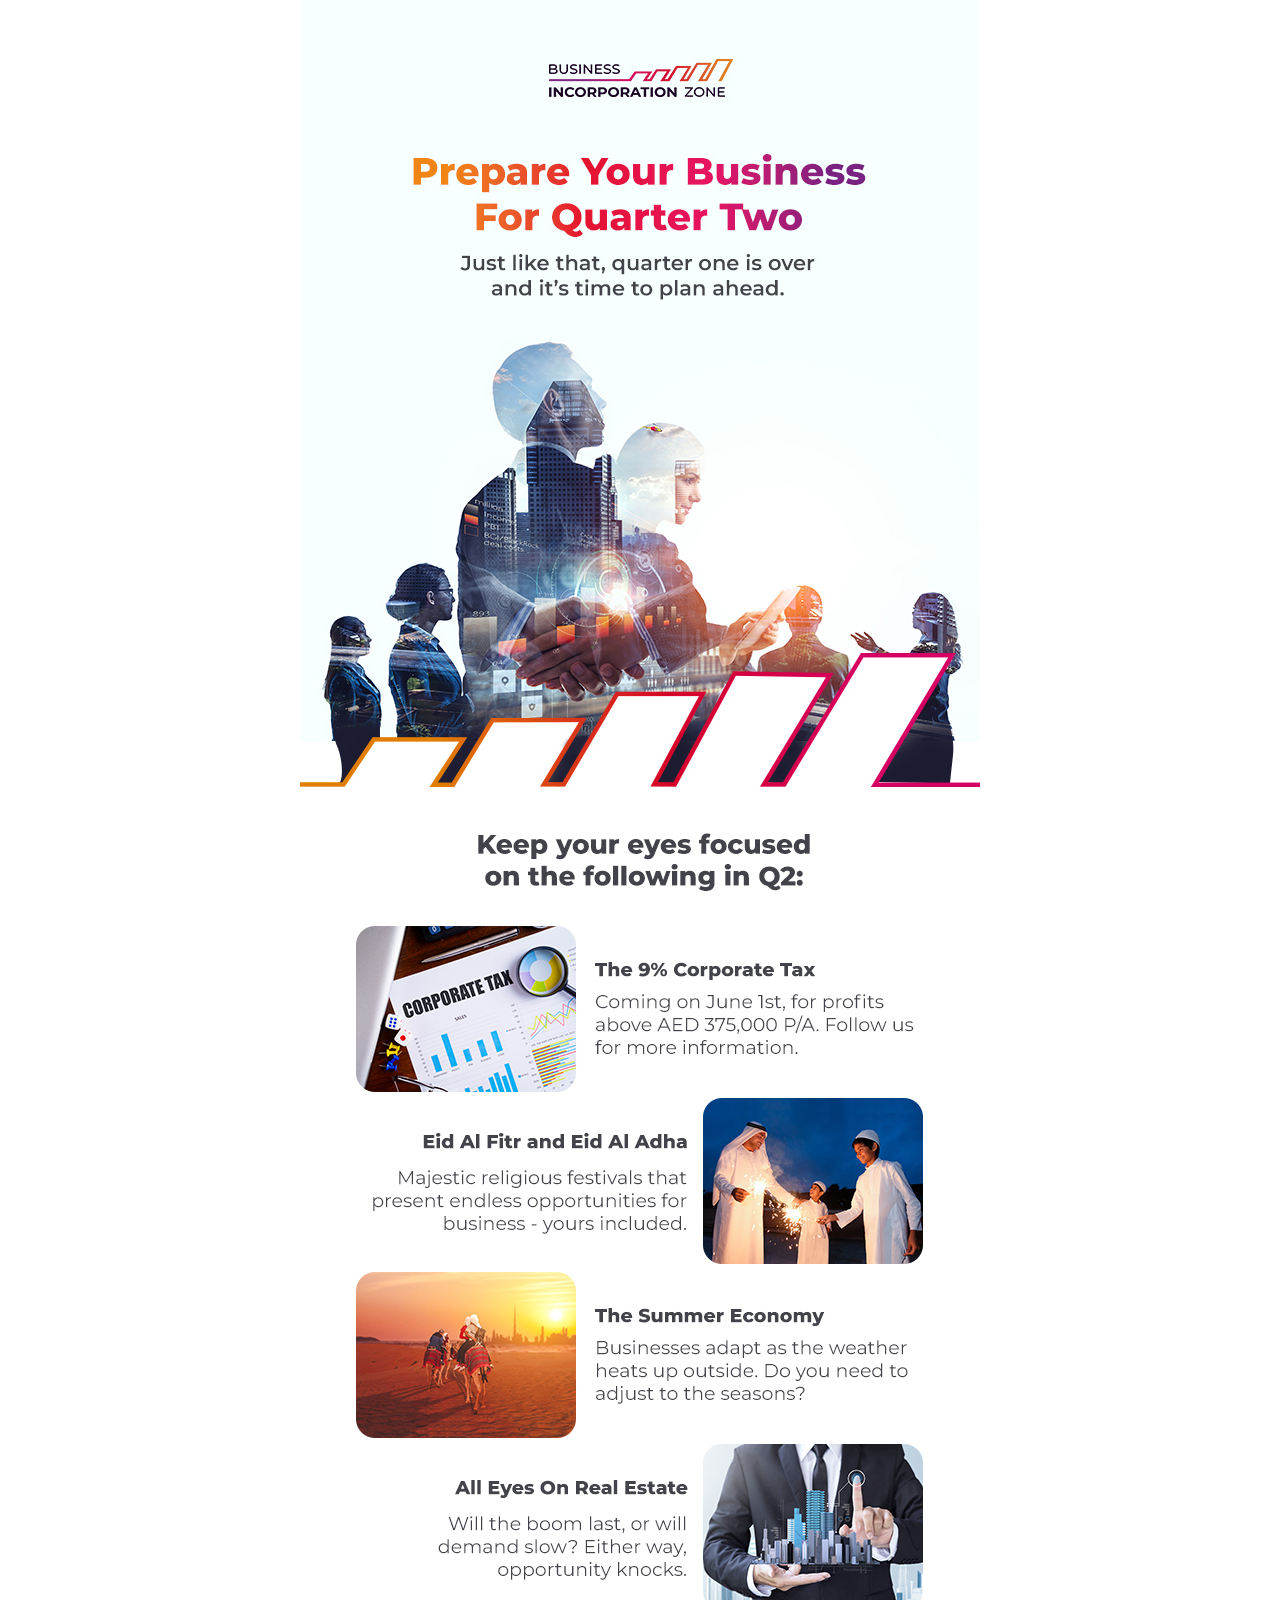
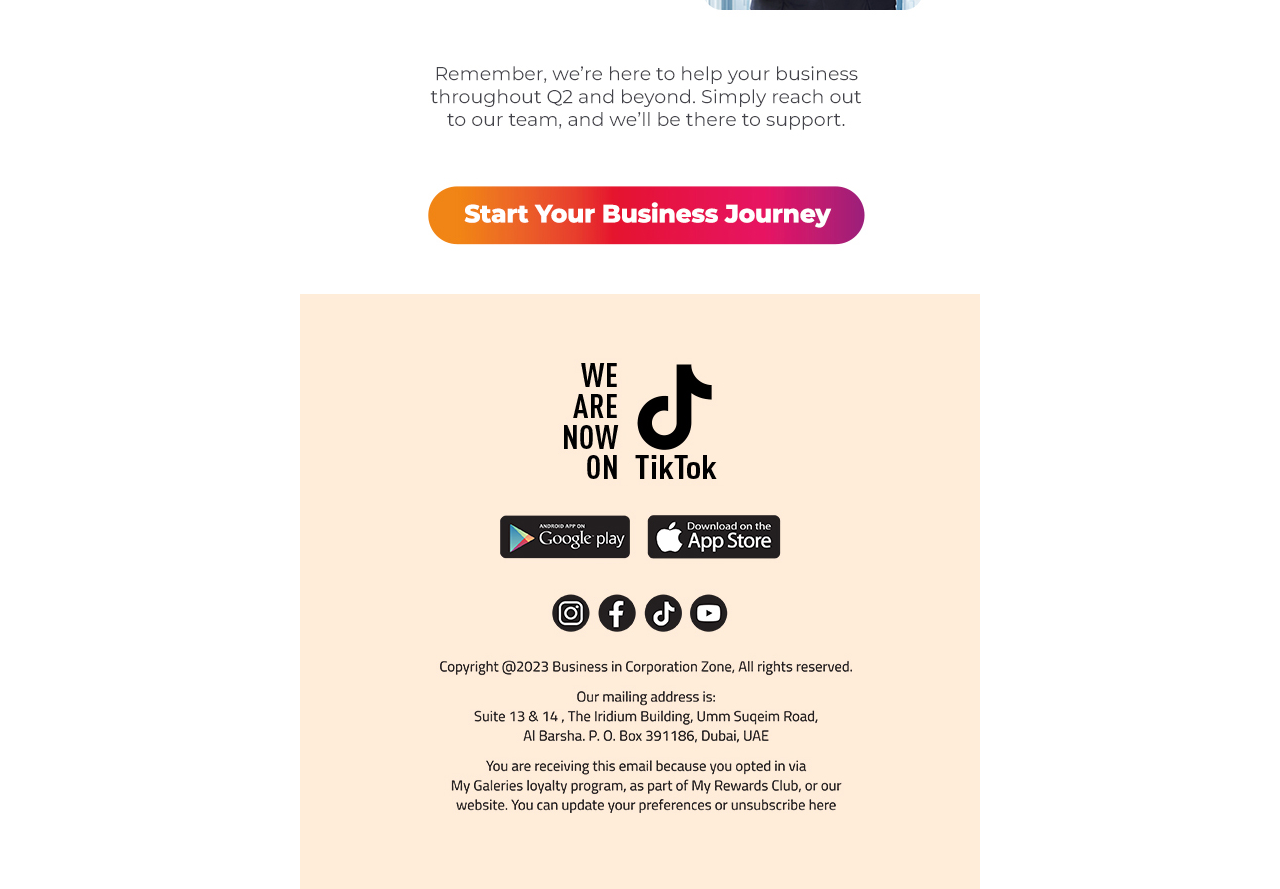
<file: BIZ-newsletter-24/index.html>
<!DOCTYPE html
  PUBLIC "-//W3C//DTD XHTML 1.0 Transitional//EN" "http://www.w3.org/TR/xhtml1/DTD/xhtml1-transitional.dtd">
<html xmlns="http://www.w3.org/1999/xhtml">

<head>
  <title>
    Business Setup in Dubai, UAE | Company Formation Dubai, UAE | BIZ
  </title>
  <meta http-equiv="Content-Type" content="text/html; charset=utf-8" />
  <meta name="viewport" content="width=device-width, initial-scale=1.0, maximum-scale=1.0" />
  <meta name="x-apple-disable-message-reformatting" />
  <style type="text/css">
    * {
      -ms-text-size-adjust: 100%;
      -webkit-text-size-adjust: none;
      -webkit-text-resize: 100%;
      text-resize: 100%;
    }

    * {
      -webkit-text-size-adjust: none;
    }

    a {
      outline: none;
      color: #40aceb;
      text-decoration: underline;
    }
  </style>
</head>

<body style="margin: 0; padding: 0" bgcolor="#ffffff">
  <table style="min-width: 320px" width="100%" cellspacing="0" cellpadding="0" bgcolor="#ffffff">
    <tbody>
      <tr style="border-collapse: collapse">
        <td style="padding: 0; margin: 0" valign="top">
          <table style="
                width: 680px !important;
                border-collapse: collapse;
                border-spacing: 0px;
                padding: 0;
                margin: 0;
                width: 100%;
                height: 100%;
                background-repeat: repeat;
                background-position: center top;
              " width="680" cellspacing="0" cellpadding="0">
            <tbody>
              <tr style="border-collapse: collapse">
                <td style="
                      min-width: 680px;
                      font-size: 0;
                      line-height: 0;
                      padding: 0;
                      margin: 0;
                    ">
                  &nbsp;
                </td>
              </tr>
            </tbody>
          </table>
        </td>
      </tr>
      <tr style="border-collapse: collapse">
        <td style="padding: 0; margin: 0" valign="top">
          <table style="
                border-collapse: collapse;
                border-spacing: 0px;
                padding: 0;
                margin: 0;
                width: 100%;
                height: 100%;
                background-repeat: repeat;
                background-position: center top;
              " width="100%" cellspacing="0" cellpadding="0">
            <tbody>
              <tr style="border-collapse: collapse">
                <td style="padding: 0; margin: 0" valign="top" bgcolor="#ffffff">
                  <table style="margin: 0 auto" width="680" cellspacing="0" cellpadding="0" border="0" align="center">
                    <tbody>
                      <tr style="
                            border-collapse: collapse;
                            line-height: 0;
                            font-size: 0;
                            border: 0;
                          ">
                        <td style="
                              padding: 0;
                              margin: 0;
                              line-height: 0;
                              font-size: 0;
                              border: 0;
                            " border="0" valign="top" bgcolor="#ffffff">
                          <a title="Business Setup Costs In Under A Minute" href="#" style="
                                -webkit-text-size-adjust: none;
                                -ms-text-size-adjust: none;
                                mso-line-height-rule: exactly;
                                text-decoration: underline;
                                color: #5c68e2;
                                font-size: 14px;
                              ">
                            <img title="Business Setup Costs In Under A Minute" src="Images/1.jpg"
                              alt="Business Setup in Dubai, UAE | Company Formation Dubai, UAE | BIZ" width="680" style="
                                  display: block;
                                  border: 0;
                                  outline: none;
                                  text-decoration: none;
                                  float: left;
                                  line-height: 0;
                                  font-size: 0;
                                  border: 0;
                                " />
                          </a>
                        </td>
                      </tr>
                      <tr style="
                            border-collapse: collapse;
                            line-height: 0;
                            font-size: 0;
                            border: 0;
                          ">
                        <td style="
                              padding: 0;
                              margin: 0;
                              line-height: 0;
                              font-size: 0;
                              border: 0;
                            " border="0" valign="top" bgcolor="#ffffff">
                          <a title="Business Setup Costs In Under A Minute​" href="#" style="
                                -webkit-text-size-adjust: none;
                                -ms-text-size-adjust: none;
                                mso-line-height-rule: exactly;
                                text-decoration: underline;
                                color: #5c68e2;
                                font-size: 14px;
                              ">
                            <img title="Business Setup Costs In Under A Minute​" src="Images/2.jpg"
                              alt="Business Setup in Dubai, UAE | Company Formation Dubai, UAE | BIZ" width="680" style="
                                  display: block;
                                  border: 0;
                                  outline: none;
                                  text-decoration: none;
                                  float: left;
                                  line-height: 0;
                                  font-size: 0;
                                  border: 0;
                                " />
                          </a>
                        </td>
                      </tr>
                      <tr style="
                            border-collapse: collapse;
                            line-height: 0;
                            font-size: 0;
                            border: 0;
                          ">
                        <td style="
                              padding: 0;
                              margin: 0;
                              line-height: 0;
                              font-size: 0;
                              border: 0;
                            " border="0" valign="top" bgcolor="#ffffff">
                          <a title="Business Setup Costs In Under A Minute​" href="#" style="
                                -webkit-text-size-adjust: none;
                                -ms-text-size-adjust: none;
                                mso-line-height-rule: exactly;
                                text-decoration: underline;
                                color: #5c68e2;
                                font-size: 14px;
                              ">
                            <img title="Business Setup Costs In Under A Minute​" src="Images/3.jpg"
                              alt="Business Setup in Dubai, UAE | Company Formation Dubai, UAE | BIZ" width="680" style="
                                  display: block;
                                  border: 0;
                                  outline: none;
                                  text-decoration: none;
                                  float: left;
                                  line-height: 0;
                                  font-size: 0;
                                  border: 0;
                                " />
                          </a>
                        </td>
                      </tr>
                      <tr style="
                            border-collapse: collapse;
                            line-height: 0;
                            font-size: 0;
                            border: 0;
                          ">
                        <td style="
                              padding: 0;
                              margin: 0;
                              line-height: 0;
                              font-size: 0;
                              border: 0;
                            " border="0" valign="top" bgcolor="#ffffff">
                          <a title="Business Setup Costs In Under A Minute​" href="#" style="
                                -webkit-text-size-adjust: none;
                                -ms-text-size-adjust: none;
                                mso-line-height-rule: exactly;
                                text-decoration: underline;
                                color: #5c68e2;
                                font-size: 14px;
                              ">
                            <img title="Business Setup Costs In Under A Minute​" src="Images/4.jpg"
                              alt="Business Setup in Dubai, UAE | Company Formation Dubai, UAE | BIZ" width="680" style="
                                  display: block;
                                  border: 0;
                                  outline: none;
                                  text-decoration: none;
                                  float: left;
                                  line-height: 0;
                                  font-size: 0;
                                  border: 0;
                                " />
                          </a>
                        </td>
                      </tr>
                      <tr style="
                            border-collapse: collapse;
                            line-height: 0;
                            font-size: 0;
                            border: 0;
                          ">
                        <td style="
                              padding: 0;
                              margin: 0;
                              line-height: 0;
                              font-size: 0;
                              border: 0;
                            " border="0" valign="top" bgcolor="#ffffff">
                          <a title="Business Setup Costs In Under A Minute​" href="#" style="
                                -webkit-text-size-adjust: none;
                                -ms-text-size-adjust: none;
                                mso-line-height-rule: exactly;
                                text-decoration: underline;
                                color: #5c68e2;
                                font-size: 14px;
                              ">
                            <img title="Business Setup Costs In Under A Minute​" src="Images/5.jpg"
                              alt="Business Setup in Dubai, UAE | Company Formation Dubai, UAE | BIZ" width="680" style="
                                  display: block;
                                  border: 0;
                                  outline: none;
                                  text-decoration: none;
                                  float: left;
                                  line-height: 0;
                                  font-size: 0;
                                  border: 0;
                                " />
                          </a>
                        </td>
                      </tr>
                      <tr style="
                            border-collapse: collapse;
                            line-height: 0;
                            font-size: 0;
                            border: 0;
                          ">
                        <td style="
                              padding: 0;
                              margin: 0;
                              line-height: 0;
                              font-size: 0;
                              border: 0;
                            " border="0" valign="top" bgcolor="#ffffff">
                          <a title="Business Setup Costs In Under A Minute​" href="#" style="
                                -webkit-text-size-adjust: none;
                                -ms-text-size-adjust: none;
                                mso-line-height-rule: exactly;
                                text-decoration: underline;
                                color: #5c68e2;
                                font-size: 14px;
                              ">
                            <img title="Business Setup Costs In Under A Minute​" src="Images/6.jpg"
                              alt="Business Setup in Dubai, UAE | Company Formation Dubai, UAE | BIZ" width="680" style="
                                  display: block;
                                  border: 0;
                                  outline: none;
                                  text-decoration: none;
                                  float: left;
                                  line-height: 0;
                                  font-size: 0;
                                  border: 0;
                                " />
                          </a>
                        </td>
                      </tr>
                      <tr style="
                            border-collapse: collapse;
                            line-height: 0;
                            font-size: 0;
                            border: 0;
                          ">
                        <td style="
                              padding: 0;
                              margin: 0;
                              line-height: 0;
                              font-size: 0;
                              border: 0;
                            " border="0" valign="top" bgcolor="#ffffff">
                          <a title="Business Setup Costs In Under A Minute​" href="#" style="
                                -webkit-text-size-adjust: none;
                                -ms-text-size-adjust: none;
                                mso-line-height-rule: exactly;
                                text-decoration: underline;
                                color: #5c68e2;
                                font-size: 14px;
                              ">
                            <img title="Business Setup Costs In Under A Minute​" src="Images/7.jpg"
                              alt="Business Setup in Dubai, UAE | Company Formation Dubai, UAE | BIZ" width="680" style="
                                  display: block;
                                  border: 0;
                                  outline: none;
                                  text-decoration: none;
                                  float: left;
                                  line-height: 0;
                                  font-size: 0;
                                  border: 0;
                                " />
                          </a>
                        </td>
                      </tr>
                      <tr style="
                            border-collapse: collapse;
                            line-height: 0;
                            font-size: 0;
                            border: 0;
                          ">
                        <td style="
                              padding: 0;
                              margin: 0;
                              line-height: 0;
                              font-size: 0;
                              border: 0;
                            " border="0" valign="top" bgcolor="#ffffff">
                          <a title="Business Setup Costs In Under A Minute​" href="#" style="
                                -webkit-text-size-adjust: none;
                                -ms-text-size-adjust: none;
                                mso-line-height-rule: exactly;
                                text-decoration: underline;
                                color: #5c68e2;
                                font-size: 14px;
                              ">
                            <img title="Business Setup Costs In Under A Minute​" src="Images/8.jpg"
                              alt="Business Setup in Dubai, UAE | Company Formation Dubai, UAE | BIZ" width="680" style="
                                  display: block;
                                  border: 0;
                                  outline: none;
                                  text-decoration: none;
                                  float: left;
                                  line-height: 0;
                                  font-size: 0;
                                  border: 0;
                                " />
                          </a>
                        </td>
                      </tr>
                      <tr style="
                            border-collapse: collapse;
                            line-height: 0;
                            font-size: 0;
                            border: 0;
                          ">
                        <td style="
                              padding: 0;
                              margin: 0;
                              line-height: 0;
                              font-size: 0;
                              border: 0;
                            " border="0" valign="top" bgcolor="#ffffff">
                          <a title="Business Setup Costs In Under A Minute​" href="#" style="
                                -webkit-text-size-adjust: none;
                                -ms-text-size-adjust: none;
                                mso-line-height-rule: exactly;
                                text-decoration: underline;
                                color: #5c68e2;
                                font-size: 14px;
                              ">
                            <img title="Business Setup Costs In Under A Minute​" src="Images/9.jpg"
                              alt="Business Setup in Dubai, UAE | Company Formation Dubai, UAE | BIZ" width="680" style="
                                  display: block;
                                  border: 0;
                                  outline: none;
                                  text-decoration: none;
                                  float: left;
                                  line-height: 0;
                                  font-size: 0;
                                  border: 0;
                                " />
                          </a>
                        </td>
                      </tr>
                      <tr style="
                            border-collapse: collapse;
                            line-height: 0;
                            font-size: 0;
                            border: 0;
                          ">
                        <td style="
                              padding: 0;
                              margin: 0;
                              line-height: 0;
                              font-size: 0;
                              border: 0;
                            " border="0" valign="top" bgcolor="#ffffff">
                          <a title="Business Setup Costs In Under A Minute​" href="#" style="
                                -webkit-text-size-adjust: none;
                                -ms-text-size-adjust: none;
                                mso-line-height-rule: exactly;
                                text-decoration: underline;
                                color: #5c68e2;
                                font-size: 14px;
                              ">
                            <img title="Business Setup Costs In Under A Minute​" src="Images/10.jpg"
                              alt="Business Setup in Dubai, UAE | Company Formation Dubai, UAE | BIZ" width="680" style="
                                  display: block;
                                  border: 0;
                                  outline: none;
                                  text-decoration: none;
                                  float: left;
                                  line-height: 0;
                                  font-size: 0;
                                  border: 0;
                                " />
                          </a>
                        </td>
                      </tr>
                      <tr style="
                            border-collapse: collapse;
                            line-height: 0;
                            font-size: 0;
                            border: 0;
                          ">
                        <td style="
                              padding: 0;
                              margin: 0;
                              line-height: 0;
                              font-size: 0;
                              border: 0;
                            " border="0" valign="top" bgcolor="#ffffff" align="center">
                          <table cellpadding="0" cellspacing="0" class="es-table-not-adapt es-social"
                            role="presentation" style="
                                mso-table-lspace: 0pt;
                                mso-table-rspace: 0pt;
                                border-collapse: collapse;
                                border-spacing: 0px;
                              ">
                            <tbody>
                              <tr>
                                <td align="center" valign="top" style="padding: 0; margin: 0">
                                  <a title="Business Setup Costs In Under A Minute" target="_blank" href="#" style="
                                        -webkit-text-size-adjust: none;
                                        -ms-text-size-adjust: none;
                                        mso-line-height-rule: exactly;
                                        text-decoration: underline;
                                        color: #5c68e2;
                                        font-size: 14px;
                                      ">
                                    <img title="Business Setup Costs In Under A Minute" src="Images/tickpad.jpg"
                                      alt="Business Setup in Dubai, UAE | Company Formation Dubai, UAE | BIZ"
                                      width="256" style="
                                          display: block;
                                          border: 0;
                                          outline: none;
                                          text-decoration: none;
                                          -ms-interpolation-mode: bicubic;
                                        " />
                                  </a>
                                </td>
                                <td align="center" valign="top" style="padding: 0; margin: 0">
                                  <a title="Follow&nbsp;us&nbsp;on&nbsp;instagram" target="_blank"
                                    href="https://www.tiktok.com/@bizincorp" style="
                                        -webkit-text-size-adjust: none;
                                        -ms-text-size-adjust: none;
                                        mso-line-height-rule: exactly;
                                        text-decoration: underline;
                                        color: #5c68e2;
                                        font-size: 14px;
                                      ">
                                    <img title="Follow&nbsp;us&nbsp;on&nbsp;instagram" src="Images/ticktock.jpg"
                                      alt="Business Setup in Dubai, UAE | Company Formation Dubai, UAE | BIZ" width="168"
                                      style="
                                          display: block;
                                          border: 0;
                                          outline: none;
                                          text-decoration: none;
                                          -ms-interpolation-mode: bicubic;
                                        " />
                                  </a>
                                </td>
                                <td align="center" valign="top" style="padding: 0; margin: 0">
                                  <a title="Business Setup Costs In Under A Minute" target="_blank" href="#" style="
                                        -webkit-text-size-adjust: none;
                                        -ms-text-size-adjust: none;
                                        mso-line-height-rule: exactly;
                                        text-decoration: underline;
                                        color: #5c68e2;
                                        font-size: 14px;
                                      ">
                                    <img title="Business Setup Costs In Under A Minute" src="Images/tickpad.jpg"
                                      alt="Business Setup in Dubai, UAE | Company Formation Dubai, UAE | BIZ"
                                      width="256" style="
                                          display: block;
                                          border: 0;
                                          outline: none;
                                          text-decoration: none;
                                          -ms-interpolation-mode: bicubic;
                                        " />
                                  </a>
                                </td>
                              </tr>
                            </tbody>
                          </table>
                        </td>
                      </tr>
                      <tr style="
                            border-collapse: collapse;
                            line-height: 0;
                            font-size: 0;
                            border: 0;
                          ">
                        <td style="
                              padding: 0;
                              margin: 0;
                              line-height: 0;
                              font-size: 0;
                              border: 0;
                            " border="0" valign="top" bgcolor="#ffffff">
                          <a title="Business Setup Costs In Under A Minute​" href="#" style="
                                -webkit-text-size-adjust: none;
                                -ms-text-size-adjust: none;
                                mso-line-height-rule: exactly;
                                text-decoration: underline;
                                color: #5c68e2;
                                font-size: 14px;
                              ">
                            <img title="Business Setup Costs In Under A Minute​" src="Images/12.jpg"
                              alt="Business Setup in Dubai, UAE | Company Formation Dubai, UAE | BIZ" width="680" style="
                                  display: block;
                                  border: 0;
                                  outline: none;
                                  text-decoration: none;
                                  float: left;
                                  line-height: 0;
                                  font-size: 0;
                                  border: 0;
                                " />
                          </a>
                        </td>
                      </tr>
                      <tr style="
                            border-collapse: collapse;
                            line-height: 0;
                            font-size: 0;
                            border: 0;
                          ">
                        <td style="
                              padding: 0;
                              margin: 0;
                              line-height: 0;
                              font-size: 0;
                              border: 0;
                            " border="0" valign="top" bgcolor="#ffffff" align="center">
                          <table cellpadding="0" cellspacing="0" class="es-table-not-adapt es-social"
                            role="presentation" style="
                                mso-table-lspace: 0pt;
                                mso-table-rspace: 0pt;
                                border-collapse: collapse;
                                border-spacing: 0px;
                              ">
                            <tbody>
                              <tr>
                                <td align="center" valign="top" style="padding: 0; margin: 0">
                                  <a title="Business Setup Costs In Under A Minute" target="_blank" href="#" style="
                                        -webkit-text-size-adjust: none;
                                        -ms-text-size-adjust: none;
                                        mso-line-height-rule: exactly;
                                        text-decoration: underline;
                                        color: #5c68e2;
                                        font-size: 14px;
                                      ">
                                    <img title="Business Setup Costs In Under A Minute" src="Images/apppad.jpg"
                                      alt="Business Setup in Dubai, UAE | Company Formation Dubai, UAE | BIZ"
                                      width="192" style="
                                          display: block;
                                          border: 0;
                                          outline: none;
                                          text-decoration: none;
                                          -ms-interpolation-mode: bicubic;
                                        " />
                                  </a>
                                </td>
                                <td align="center" valign="top" style="padding: 0; margin: 0">
                                  <a title="Follow&nbsp;us&nbsp;on&nbsp;instagram" target="_blank"
                                    href="https://www.instagram.com/businessincorporationzone/" style="
                                        -webkit-text-size-adjust: none;
                                        -ms-text-size-adjust: none;
                                        mso-line-height-rule: exactly;
                                        text-decoration: underline;
                                        color: #5c68e2;
                                        font-size: 14px;
                                      ">
                                    <img title="Follow&nbsp;us&nbsp;on&nbsp;instagram" src="Images/gpay.jpg"
                                      alt="Business Setup in Dubai, UAE | Company Formation Dubai, UAE | BIZ" width="148"
                                      style="
                                          display: block;
                                          border: 0;
                                          outline: none;
                                          text-decoration: none;
                                          -ms-interpolation-mode: bicubic;
                                        " />
                                  </a>
                                </td>
                                <td align="center" valign="top" style="padding: 0; margin: 0">
                                  <a title="Follow&nbsp;us&nbsp;on&nbsp;instagram" target="_blank"
                                    href="https://www.instagram.com/businessincorporationzone/" style="
                                        -webkit-text-size-adjust: none;
                                        -ms-text-size-adjust: none;
                                        mso-line-height-rule: exactly;
                                        text-decoration: underline;
                                        color: #5c68e2;
                                        font-size: 14px;
                                      ">
                                    <img title="Follow&nbsp;us&nbsp;on&nbsp;instagram" src="Images/apple.jpg"
                                      alt="Business Setup in Dubai, UAE | Company Formation Dubai, UAE | BIZ" width="148"
                                      style="
                                          display: block;
                                          border: 0;
                                          outline: none;
                                          text-decoration: none;
                                          -ms-interpolation-mode: bicubic;
                                        " />
                                  </a>
                                </td>
                                <td align="center" valign="top" style="padding: 0; margin: 0">
                                  <a title="Business Setup Costs In Under A Minute" target="_blank" href="#" style="
                                        -webkit-text-size-adjust: none;
                                        -ms-text-size-adjust: none;
                                        mso-line-height-rule: exactly;
                                        text-decoration: underline;
                                        color: #5c68e2;
                                        font-size: 14px;
                                      ">
                                    <img title="Business Setup Costs In Under A Minute" src="Images/apppad.jpg"
                                      alt="Business Setup in Dubai, UAE | Company Formation Dubai, UAE | BIZ"
                                      width="192" style="
                                          display: block;
                                          border: 0;
                                          outline: none;
                                          text-decoration: none;
                                          -ms-interpolation-mode: bicubic;
                                        " />
                                  </a>
                                </td>
                              </tr>
                            </tbody>
                          </table>
                        </td>
                      </tr>
                      <tr style="
                            border-collapse: collapse;
                            line-height: 0;
                            font-size: 0;
                            border: 0;
                          ">
                        <td style="
                              padding: 0;
                              margin: 0;
                              line-height: 0;
                              font-size: 0;
                              border: 0;
                            " border="0" valign="top" bgcolor="#ffffff">
                          <a title="Business Setup Costs In Under A Minute​" href="#" style="
                                -webkit-text-size-adjust: none;
                                -ms-text-size-adjust: none;
                                mso-line-height-rule: exactly;
                                text-decoration: underline;
                                color: #5c68e2;
                                font-size: 14px;
                              ">
                            <img title="Business Setup Costs In Under A Minute​" src="Images/12.jpg"
                              alt="Business Setup in Dubai, UAE | Company Formation Dubai, UAE | BIZ" width="680" style="
                                  display: block;
                                  border: 0;
                                  outline: none;
                                  text-decoration: none;
                                  float: left;
                                  line-height: 0;
                                  font-size: 0;
                                  border: 0;
                                " />
                          </a>
                        </td>
                      </tr>
                      <tr style="
                            border-collapse: collapse;
                            line-height: 0;
                            font-size: 0;
                            border: 0;
                          ">
                        <td style="
                              padding: 0;
                              margin: 0;
                              line-height: 0;
                              font-size: 0;
                              border: 0;
                            " border="0" valign="top" bgcolor="#ffffff" align="center">
                          <table cellpadding="0" cellspacing="0" class="es-table-not-adapt es-social"
                            role="presentation" style="
                                mso-table-lspace: 0pt;
                                mso-table-rspace: 0pt;
                                border-collapse: collapse;
                                border-spacing: 0px;
                              ">
                            <tbody>
                              <tr>
                                <td align="center" valign="top" style="padding: 0; margin: 0">
                                  <a title="Business Setup Costs In Under A Minute" target="_blank" href="#" style="
                                        -webkit-text-size-adjust: none;
                                        -ms-text-size-adjust: none;
                                        mso-line-height-rule: exactly;
                                        text-decoration: underline;
                                        color: #5c68e2;
                                        font-size: 14px;
                                      ">
                                    <img title="Business Setup Costs In Under A Minute" src="Images/socialpad.jpg"
                                      alt="Business Setup in Dubai, UAE | Company Formation Dubai, UAE | BIZ"
                                      width="248" style="
                                          display: block;
                                          border: 0;
                                          outline: none;
                                          text-decoration: none;
                                          -ms-interpolation-mode: bicubic;
                                        " />
                                  </a>
                                </td>
                                <td align="center" valign="top" style="padding: 0; margin: 0">
                                  <a title="Follow&nbsp;us&nbsp;on&nbsp;instagram" target="_blank"
                                    href="https://www.instagram.com/businessincorporationzone/" style="
                                        -webkit-text-size-adjust: none;
                                        -ms-text-size-adjust: none;
                                        mso-line-height-rule: exactly;
                                        text-decoration: underline;
                                        color: #5c68e2;
                                        font-size: 14px;
                                      ">
                                    <img title="Follow&nbsp;us&nbsp;on&nbsp;instagram" src="Images/instagram.jpg"
                                      alt="Business Setup in Dubai, UAE | Company Formation Dubai, UAE | BIZ" width="46"
                                      style="
                                          display: block;
                                          border: 0;
                                          outline: none;
                                          text-decoration: none;
                                          -ms-interpolation-mode: bicubic;
                                        " />
                                  </a>
                                </td>
                                <td align="center" valign="top" style="padding: 0; margin: 0">
                                  <a title="Follow&nbsp;us&nbsp;on&nbsp;facebook" target="_blank"
                                    href="https://www.facebook.com/bizincorpuae/" style="
                                        -webkit-text-size-adjust: none;
                                        -ms-text-size-adjust: none;
                                        mso-line-height-rule: exactly;
                                        text-decoration: underline;
                                        color: #5c68e2;
                                        font-size: 14px;
                                      ">
                                    <img title="Follow&nbsp;us&nbsp;on&nbsp;facebook" src="Images/facebook.jpg"
                                      alt="Business Setup in Dubai, UAE | Company Formation Dubai, UAE | BIZ" width="46"
                                      style="
                                          display: block;
                                          border: 0;
                                          outline: none;
                                          text-decoration: none;
                                          -ms-interpolation-mode: bicubic;
                                        " />
                                  </a>
                                </td>
                                <td align="center" valign="top" style="padding: 0; margin: 0">
                                  <a title="Follow&nbsp;us&nbsp;on&nbsp;linkedin" target="_blank"
                                    href="https://www.tiktok.com/@bizincorp" style="
                                        -webkit-text-size-adjust: none;
                                        -ms-text-size-adjust: none;
                                        mso-line-height-rule: exactly;
                                        text-decoration: underline;
                                        color: #5c68e2;
                                        font-size: 14px;
                                      ">
                                    <img title="Follow&nbsp;us&nbsp;on&nbsp;linkedin" src="Images/ticktock1.jpg"
                                      alt="Business Setup in Dubai, UAE | Company Formation Dubai, UAE | BIZ" width="46"
                                      style="
                                          display: block;
                                          border: 0;
                                          outline: none;
                                          text-decoration: none;
                                          -ms-interpolation-mode: bicubic;
                                        " />
                                  </a>
                                </td>
                                <td align="center" valign="top" style="padding: 0; margin: 0">
                                  <a title="Follow&nbsp;us&nbsp;on&nbsp;twitter" target="_blank"
                                    href="https://www.youtube.com/@businessincorporationzoneb3384" style="
                                        -webkit-text-size-adjust: none;
                                        -ms-text-size-adjust: none;
                                        mso-line-height-rule: exactly;
                                        text-decoration: underline;
                                        color: #5c68e2;
                                        font-size: 14px;
                                      ">
                                    <img title="Follow&nbsp;us&nbsp;on&nbsp;twitter" src="Images/youtube.jpg"
                                      alt="Business Setup in Dubai, UAE | Company Formation Dubai, UAE | BIZ" width="46"
                                      style="
                                          display: block;
                                          border: 0;
                                          outline: none;
                                          text-decoration: none;
                                          -ms-interpolation-mode: bicubic;
                                        " />
                                  </a>
                                </td>
                                <td align="center" valign="top" style="padding: 0; margin: 0">
                                  <a title="Business Setup Costs In Under A Minute" target="_blank" href="#" style="
                                        -webkit-text-size-adjust: none;
                                        -ms-text-size-adjust: none;
                                        mso-line-height-rule: exactly;
                                        text-decoration: underline;
                                        color: #5c68e2;
                                        font-size: 14px;
                                      ">
                                    <img title="Business Setup Costs In Under A Minute" src="Images/socialpad.jpg"
                                      alt="Business Setup in Dubai, UAE | Company Formation Dubai, UAE | BIZ"
                                      width="248" style="
                                          display: block;
                                          border: 0;
                                          outline: none;
                                          text-decoration: none;
                                          -ms-interpolation-mode: bicubic;
                                        " />
                                  </a>
                                </td>
                              </tr>
                            </tbody>
                          </table>
                        </td>
                      </tr>
                      <tr style="
                            border-collapse: collapse;
                            line-height: 0;
                            font-size: 0;
                            border: 0;
                          ">
                        <td style="
                              padding: 0;
                              margin: 0;
                              line-height: 0;
                              font-size: 0;
                              border: 0;
                            " border="0" valign="top" bgcolor="#ffffff">
                          <a title="Business Setup Costs In Under A Minute​" href="#" style="
                                -webkit-text-size-adjust: none;
                                -ms-text-size-adjust: none;
                                mso-line-height-rule: exactly;
                                text-decoration: underline;
                                color: #5c68e2;
                                font-size: 14px;
                              ">
                            <img title="Business Setup Costs In Under A Minute​" src="Images/last.jpg"
                              alt="Business Setup in Dubai, UAE | Company Formation Dubai, UAE | BIZ" width="680" style="
                                  display: block;
                                  border: 0;
                                  outline: none;
                                  text-decoration: none;
                                  float: left;
                                  line-height: 0;
                                  font-size: 0;
                                  border: 0;
                                " />
                          </a>
                        </td>
                      </tr>
                    </tbody>
                  </table>
                </td>
              </tr>
            </tbody>
          </table>
        </td>
      </tr>
      <tr style="border-collapse: collapse">
        <td style="line-height: 0; padding: 0; margin: 0">
          <div style="display: none; white-space: nowrap; font: 15px/1px courier">
            &nbsp; &nbsp; &nbsp; &nbsp; &nbsp; &nbsp; &nbsp; &nbsp; &nbsp;
            &nbsp; &nbsp; &nbsp; &nbsp; &nbsp; &nbsp; &nbsp; &nbsp; &nbsp;
            &nbsp; &nbsp; &nbsp; &nbsp; &nbsp; &nbsp; &nbsp; &nbsp; &nbsp;
            &nbsp; &nbsp; &nbsp; &nbsp; &nbsp; &nbsp;
          </div>
        </td>
      </tr>
    </tbody>
  </table>
</body>

</html>
</file>
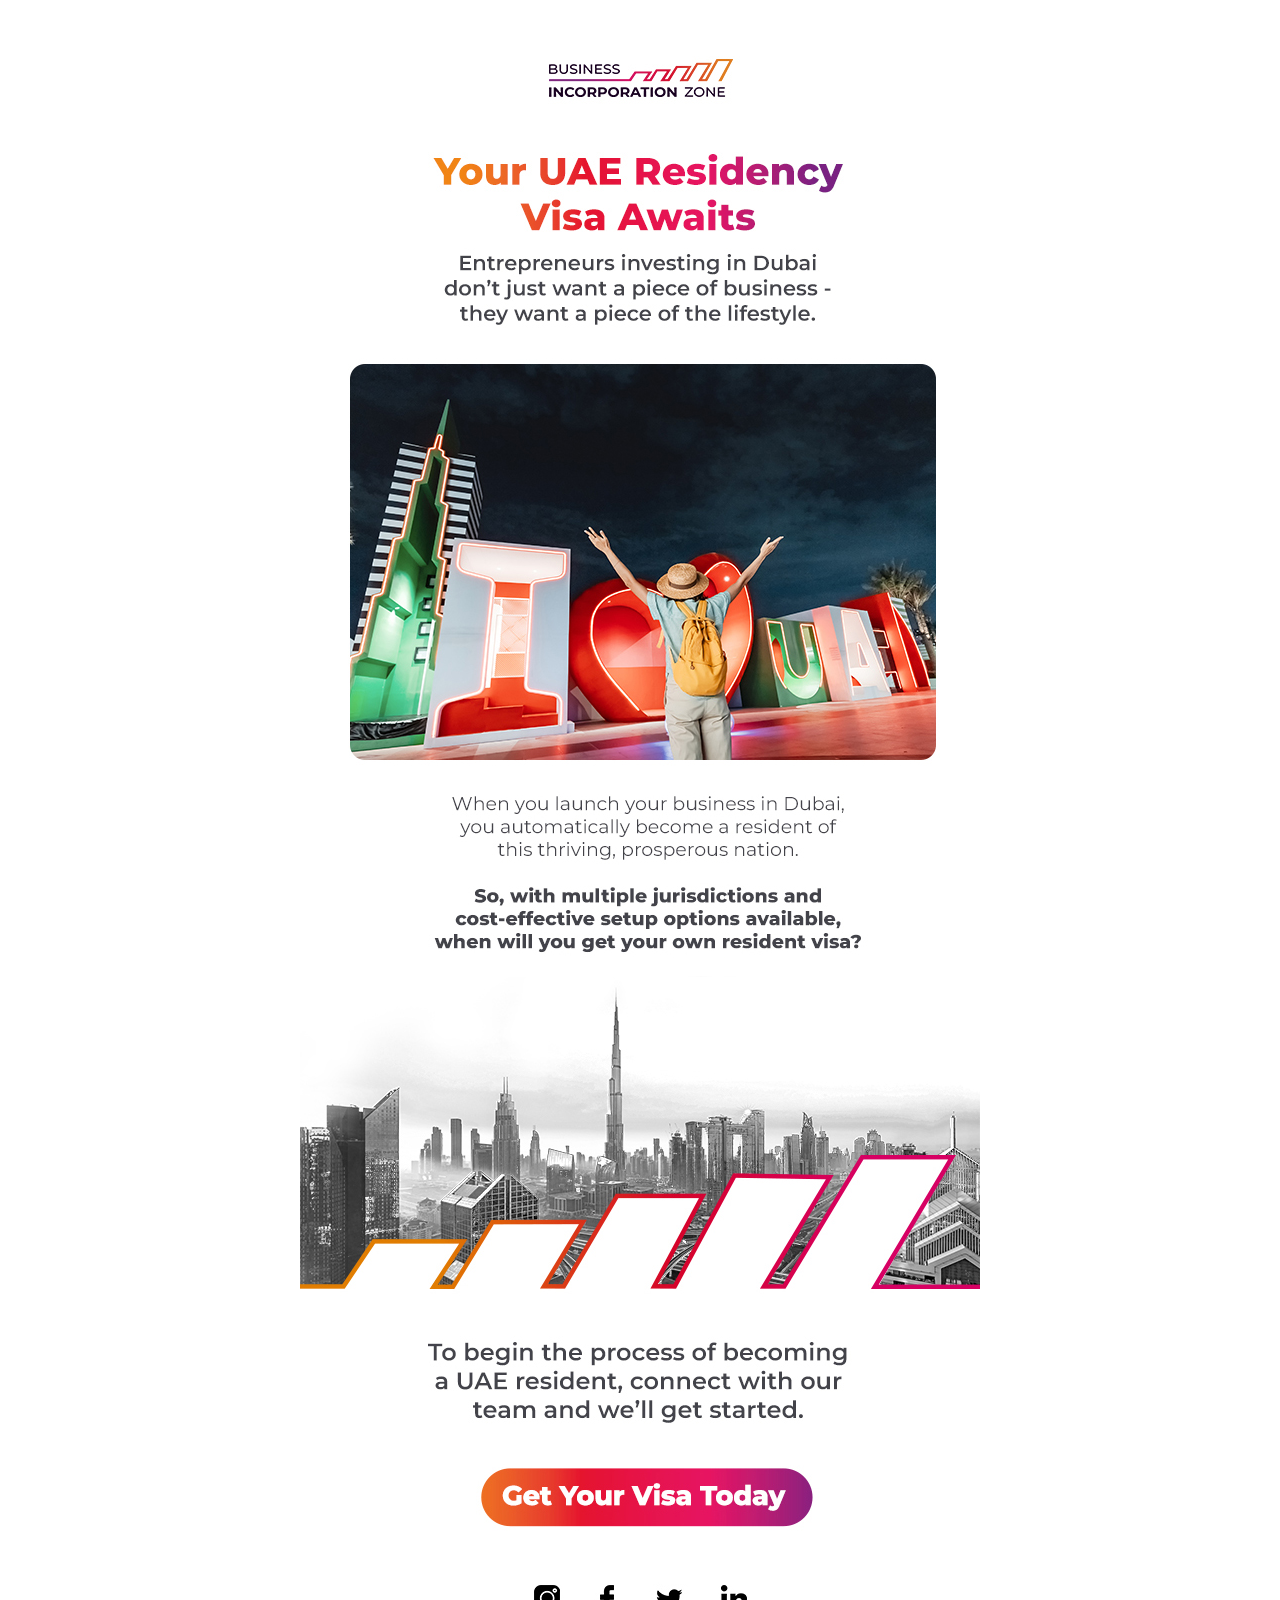
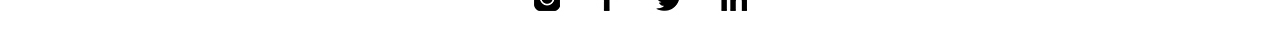
<file: BIZ-newsletter-25/index.html>
<!DOCTYPE html
  PUBLIC "-//W3C//DTD XHTML 1.0 Transitional//EN" "http://www.w3.org/TR/xhtml1/DTD/xhtml1-transitional.dtd">
<html xmlns="http://www.w3.org/1999/xhtml">

<head>
  <title>
    Business Setup in Dubai, UAE | Company Formation Dubai, UAE | BIZ
  </title>
  <meta http-equiv="Content-Type" content="text/html; charset=utf-8" />
  <meta name="viewport" content="width=device-width, initial-scale=1.0, maximum-scale=1.0" />
  <meta name="x-apple-disable-message-reformatting" />
  <style type="text/css">
    * {
      -ms-text-size-adjust: 100%;
      -webkit-text-size-adjust: none;
      -webkit-text-resize: 100%;
      text-resize: 100%;
    }

    * {
      -webkit-text-size-adjust: none;
    }

    a {
      outline: none;
      color: #40aceb;
      text-decoration: underline;
    }
  </style>
</head>

<body style="margin: 0; padding: 0" bgcolor="#ffffff">
  <table style="min-width: 320px" width="100%" cellspacing="0" cellpadding="0" bgcolor="#ffffff">
    <tbody>
      <tr style="border-collapse: collapse">
        <td style="padding: 0; margin: 0" valign="top">
          <table style="
                width: 680px !important;
                border-collapse: collapse;
                border-spacing: 0px;
                padding: 0;
                margin: 0;
                width: 100%;
                height: 100%;
                background-repeat: repeat;
                background-position: center top;
              " width="680" cellspacing="0" cellpadding="0">
            <tbody>
              <tr style="border-collapse: collapse">
                <td style="
                      min-width: 680px;
                      font-size: 0;
                      line-height: 0;
                      padding: 0;
                      margin: 0;
                    ">
                  &nbsp;
                </td>
              </tr>
            </tbody>
          </table>
        </td>
      </tr>
      <tr style="border-collapse: collapse">
        <td style="padding: 0; margin: 0" valign="top">
          <table style="
                border-collapse: collapse;
                border-spacing: 0px;
                padding: 0;
                margin: 0;
                width: 100%;
                height: 100%;
                background-repeat: repeat;
                background-position: center top;
              " width="100%" cellspacing="0" cellpadding="0">
            <tbody>
              <tr style="border-collapse: collapse">
                <td style="padding: 0; margin: 0" valign="top" bgcolor="#ffffff">
                  <table style="margin: 0 auto" width="680" cellspacing="0" cellpadding="0" border="0" align="center">
                    <tbody>
                      <tr style="
                            border-collapse: collapse;
                            line-height: 0;
                            font-size: 0;
                            border: 0;
                          ">
                        <td style="
                              padding: 0;
                              margin: 0;
                              line-height: 0;
                              font-size: 0;
                              border: 0;
                            " border="0" valign="top" bgcolor="#ffffff">
                          <a title="Your UAE Residency Visa Awaits" href="#" style="
                                -webkit-text-size-adjust: none;
                                -ms-text-size-adjust: none;
                                mso-line-height-rule: exactly;
                                text-decoration: underline;
                                color: #5c68e2;
                                font-size: 14px;
                              ">
                            <img title="Your UAE Residency Visa Awaits" src="Images/1.jpg"
                              alt="Business Setup in Dubai, UAE | Company Formation Dubai, UAE | BIZ" width="680" style="
                                  display: block;
                                  border: 0;
                                  outline: none;
                                  text-decoration: none;
                                  float: left;
                                  line-height: 0;
                                  font-size: 0;
                                  border: 0;
                                " />
                          </a>
                        </td>
                      </tr>
                      <tr style="
                            border-collapse: collapse;
                            line-height: 0;
                            font-size: 0;
                            border: 0;
                          ">
                        <td style="
                              padding: 0;
                              margin: 0;
                              line-height: 0;
                              font-size: 0;
                              border: 0;
                            " border="0" valign="top" bgcolor="#ffffff">
                          <a title="Your UAE Residency Visa Awaits​" href="#" style="
                                -webkit-text-size-adjust: none;
                                -ms-text-size-adjust: none;
                                mso-line-height-rule: exactly;
                                text-decoration: underline;
                                color: #5c68e2;
                                font-size: 14px;
                              ">
                            <img title="Your UAE Residency Visa Awaits​" src="Images/2.jpg"
                              alt="Business Setup in Dubai, UAE | Company Formation Dubai, UAE | BIZ" width="680" style="
                                  display: block;
                                  border: 0;
                                  outline: none;
                                  text-decoration: none;
                                  float: left;
                                  line-height: 0;
                                  font-size: 0;
                                  border: 0;
                                " />
                          </a>
                        </td>
                      </tr>
                      <tr style="
                            border-collapse: collapse;
                            line-height: 0;
                            font-size: 0;
                            border: 0;
                          ">
                        <td style="
                              padding: 0;
                              margin: 0;
                              line-height: 0;
                              font-size: 0;
                              border: 0;
                            " border="0" valign="top" bgcolor="#ffffff">
                          <a title="Your UAE Residency Visa Awaits​" href="#" style="
                                -webkit-text-size-adjust: none;
                                -ms-text-size-adjust: none;
                                mso-line-height-rule: exactly;
                                text-decoration: underline;
                                color: #5c68e2;
                                font-size: 14px;
                              ">
                            <img title="Your UAE Residency Visa Awaits​" src="Images/3.jpg"
                              alt="Business Setup in Dubai, UAE | Company Formation Dubai, UAE | BIZ" width="680" style="
                                  display: block;
                                  border: 0;
                                  outline: none;
                                  text-decoration: none;
                                  float: left;
                                  line-height: 0;
                                  font-size: 0;
                                  border: 0;
                                " />
                          </a>
                        </td>
                      </tr>
                      <tr style="
                            border-collapse: collapse;
                            line-height: 0;
                            font-size: 0;
                            border: 0;
                          ">
                        <td style="
                              padding: 0;
                              margin: 0;
                              line-height: 0;
                              font-size: 0;
                              border: 0;
                            " border="0" valign="top" bgcolor="#ffffff">
                          <a title="Your UAE Residency Visa Awaits​" href="#" style="
                                -webkit-text-size-adjust: none;
                                -ms-text-size-adjust: none;
                                mso-line-height-rule: exactly;
                                text-decoration: underline;
                                color: #5c68e2;
                                font-size: 14px;
                              ">
                            <img title="Your UAE Residency Visa Awaits​" src="Images/4.jpg"
                              alt="Business Setup in Dubai, UAE | Company Formation Dubai, UAE | BIZ" width="680" style="
                                  display: block;
                                  border: 0;
                                  outline: none;
                                  text-decoration: none;
                                  float: left;
                                  line-height: 0;
                                  font-size: 0;
                                  border: 0;
                                " />
                          </a>
                        </td>
                      </tr>
                      <tr style="
                            border-collapse: collapse;
                            line-height: 0;
                            font-size: 0;
                            border: 0;
                          ">
                        <td style="
                              padding: 0;
                              margin: 0;
                              line-height: 0;
                              font-size: 0;
                              border: 0;
                            " border="0" valign="top" bgcolor="#ffffff">
                          <a title="Your UAE Residency Visa Awaits​" href="#" style="
                                -webkit-text-size-adjust: none;
                                -ms-text-size-adjust: none;
                                mso-line-height-rule: exactly;
                                text-decoration: underline;
                                color: #5c68e2;
                                font-size: 14px;
                              ">
                            <img title="Your UAE Residency Visa Awaits​" src="Images/5.jpg"
                              alt="Business Setup in Dubai, UAE | Company Formation Dubai, UAE | BIZ" width="680" style="
                                  display: block;
                                  border: 0;
                                  outline: none;
                                  text-decoration: none;
                                  float: left;
                                  line-height: 0;
                                  font-size: 0;
                                  border: 0;
                                " />
                          </a>
                        </td>
                      </tr>
                      <tr style="
                            border-collapse: collapse;
                            line-height: 0;
                            font-size: 0;
                            border: 0;
                          ">
                        <td style="
                              padding: 0;
                              margin: 0;
                              line-height: 0;
                              font-size: 0;
                              border: 0;
                            " border="0" valign="top" bgcolor="#ffffff">
                          <a title="Your UAE Residency Visa Awaits​" href="#" style="
                                -webkit-text-size-adjust: none;
                                -ms-text-size-adjust: none;
                                mso-line-height-rule: exactly;
                                text-decoration: underline;
                                color: #5c68e2;
                                font-size: 14px;
                              ">
                            <img title="Your UAE Residency Visa Awaits​" src="Images/6.jpg"
                              alt="Business Setup in Dubai, UAE | Company Formation Dubai, UAE | BIZ" width="680" style="
                                  display: block;
                                  border: 0;
                                  outline: none;
                                  text-decoration: none;
                                  float: left;
                                  line-height: 0;
                                  font-size: 0;
                                  border: 0;
                                " />
                          </a>
                        </td>
                      </tr>
                      <tr style="
                            border-collapse: collapse;
                            line-height: 0;
                            font-size: 0;
                            border: 0;
                          ">
                        <td style="
                              padding: 0;
                              margin: 0;
                              line-height: 0;
                              font-size: 0;
                              border: 0;
                            " border="0" valign="top" bgcolor="#ffffff">
                          <a title="Your UAE Residency Visa Awaits​" href="tel:800249" style="
                                -webkit-text-size-adjust: none;
                                -ms-text-size-adjust: none;
                                mso-line-height-rule: exactly;
                                text-decoration: underline;
                                color: #5c68e2;
                                font-size: 14px;
                              ">
                            <img title="Your UAE Residency Visa Awaits​" src="Images/7.jpg"
                              alt="Business Setup in Dubai, UAE | Company Formation Dubai, UAE | BIZ" width="680" style="
                                  display: block;
                                  border: 0;
                                  outline: none;
                                  text-decoration: none;
                                  float: left;
                                  line-height: 0;
                                  font-size: 0;
                                  border: 0;
                                " />
                          </a>
                        </td>
                      </tr>
                      <tr style="
                            border-collapse: collapse;
                            line-height: 0;
                            font-size: 0;
                            border: 0;
                          ">
                        <td style="
                              padding: 0;
                              margin: 0;
                              line-height: 0;
                              font-size: 0;
                              border: 0;
                            " border="0" valign="top" bgcolor="#ffffff">
                          <a title="Your UAE Residency Visa Awaits​" href="#" style="
                                -webkit-text-size-adjust: none;
                                -ms-text-size-adjust: none;
                                mso-line-height-rule: exactly;
                                text-decoration: underline;
                                color: #5c68e2;
                                font-size: 14px;
                              ">
                            <img title="Your UAE Residency Visa Awaits​" src="Images/gap.jpg"
                              alt="Business Setup in Dubai, UAE | Company Formation Dubai, UAE | BIZ" width="680" style="
                                  display: block;
                                  border: 0;
                                  outline: none;
                                  text-decoration: none;
                                  float: left;
                                  line-height: 0;
                                  font-size: 0;
                                  border: 0;
                                " />
                          </a>
                        </td>
                      </tr>
                      <tr style="
                            border-collapse: collapse;
                            line-height: 0;
                            font-size: 0;
                            border: 0;
                          ">
                        <td style="
                              padding: 0;
                              margin: 0;
                              line-height: 0;
                              font-size: 0;
                              border: 0;
                            " border="0" valign="top" bgcolor="#ffffff" align="center">
                          <table cellpadding="0" cellspacing="0" class="es-table-not-adapt es-social"
                            role="presentation" style="
                                mso-table-lspace: 0pt;
                                mso-table-rspace: 0pt;
                                border-collapse: collapse;
                                border-spacing: 0px;
                              ">
                            <tbody>
                              <tr>
                                <td align="center" valign="top" style="padding: 0; margin: 0">
                                  <a title="Your UAE Residency Visa Awaits" target="_blank" href="#" style="
                                        -webkit-text-size-adjust: none;
                                        -ms-text-size-adjust: none;
                                        mso-line-height-rule: exactly;
                                        text-decoration: underline;
                                        color: #5c68e2;
                                        font-size: 14px;
                                      ">
                                    <img title="Your UAE Residency Visa Awaits" src="Images/socialpad.jpg"
                                      alt="Business Setup in Dubai, UAE | Company Formation Dubai, UAE | BIZ"
                                      width="216" style="
                                          display: block;
                                          border: 0;
                                          outline: none;
                                          text-decoration: none;
                                          -ms-interpolation-mode: bicubic;
                                        " />
                                  </a>
                                </td>
                                <td align="center" valign="top" style="padding: 0; margin: 0">
                                  <a title="Follow&nbsp;us&nbsp;on&nbsp;instagram" target="_blank"
                                    href="https://www.instagram.com/businessincorporationzone/" style="
                                        -webkit-text-size-adjust: none;
                                        -ms-text-size-adjust: none;
                                        mso-line-height-rule: exactly;
                                        text-decoration: underline;
                                        color: #5c68e2;
                                        font-size: 14px;
                                      ">
                                    <img title="Follow&nbsp;us&nbsp;on&nbsp;instagram" src="Images/instagram.jpg"
                                      alt="Business Setup in Dubai, UAE | Company Formation Dubai, UAE | BIZ" width="62"
                                      style="
                                          display: block;
                                          border: 0;
                                          outline: none;
                                          text-decoration: none;
                                          -ms-interpolation-mode: bicubic;
                                        " />
                                  </a>
                                </td>
                                <td align="center" valign="top" style="padding: 0; margin: 0">
                                  <a title="Follow&nbsp;us&nbsp;on&nbsp;facebook" target="_blank"
                                    href="https://www.facebook.com/bizincorpuae/" style="
                                        -webkit-text-size-adjust: none;
                                        -ms-text-size-adjust: none;
                                        mso-line-height-rule: exactly;
                                        text-decoration: underline;
                                        color: #5c68e2;
                                        font-size: 14px;
                                      ">
                                    <img title="Follow&nbsp;us&nbsp;on&nbsp;facebook" src="Images/facebook.jpg"
                                      alt="Business Setup in Dubai, UAE | Company Formation Dubai, UAE | BIZ" width="62"
                                      style="
                                          display: block;
                                          border: 0;
                                          outline: none;
                                          text-decoration: none;
                                          -ms-interpolation-mode: bicubic;
                                        " />
                                  </a>
                                </td>
                                <td align="center" valign="top" style="padding: 0; margin: 0">
                                  <a title="Follow&nbsp;us&nbsp;on&nbsp;Twitter" target="_blank"
                                    href="https://twitter.com/bizincorp" style="
                                        -webkit-text-size-adjust: none;
                                        -ms-text-size-adjust: none;
                                        mso-line-height-rule: exactly;
                                        text-decoration: underline;
                                        color: #5c68e2;
                                        font-size: 14px;
                                      ">
                                    <img title="Follow&nbsp;us&nbsp;on&nbsp;Twitter" src="Images/twitter.jpg"
                                      alt="Business Setup in Dubai, UAE | Company Formation Dubai, UAE | BIZ" width="62"
                                      style="
                                          display: block;
                                          border: 0;
                                          outline: none;
                                          text-decoration: none;
                                          -ms-interpolation-mode: bicubic;
                                        " />
                                  </a>
                                </td>
                                <td align="center" valign="top" style="padding: 0; margin: 0">
                                  <a title="Follow&nbsp;us&nbsp;on&nbsp;linkedin" target="_blank"
                                    href="https://ae.linkedin.com/company/business-incorporation-zone" style="
                                        -webkit-text-size-adjust: none;
                                        -ms-text-size-adjust: none;
                                        mso-line-height-rule: exactly;
                                        text-decoration: underline;
                                        color: #5c68e2;
                                        font-size: 14px;
                                      ">
                                    <img title="Follow&nbsp;us&nbsp;on&nbsp;Linkedin" src="Images/linkedin.jpg"
                                      alt="Business Setup in Dubai, UAE | Company Formation Dubai, UAE | BIZ" width="62"
                                      style="
                                          display: block;
                                          border: 0;
                                          outline: none;
                                          text-decoration: none;
                                          -ms-interpolation-mode: bicubic;
                                        " />
                                  </a>
                                </td>
                                <td align="center" valign="top" style="padding: 0; margin: 0">
                                  <a title="Your UAE Residency Visa Awaits" target="_blank" href="#" style="
                                        -webkit-text-size-adjust: none;
                                        -ms-text-size-adjust: none;
                                        mso-line-height-rule: exactly;
                                        text-decoration: underline;
                                        color: #5c68e2;
                                        font-size: 14px;
                                      ">
                                    <img title="Your UAE Residency Visa Awaits" src="Images/socialpad.jpg"
                                      alt="Business Setup in Dubai, UAE | Company Formation Dubai, UAE | BIZ"
                                      width="216" style="
                                          display: block;
                                          border: 0;
                                          outline: none;
                                          text-decoration: none;
                                          -ms-interpolation-mode: bicubic;
                                        " />
                                  </a>
                                </td>
                              </tr>
                            </tbody>
                          </table>
                        </td>
                      </tr>
                      <tr style="
                            border-collapse: collapse;
                            line-height: 0;
                            font-size: 0;
                            border: 0;
                          ">
                        <td style="
                              padding: 0;
                              margin: 0;
                              line-height: 0;
                              font-size: 0;
                              border: 0;
                            " border="0" valign="top" bgcolor="#ffffff">
                          <a title="Your UAE Residency Visa Awaits​" href="#" style="
                                -webkit-text-size-adjust: none;
                                -ms-text-size-adjust: none;
                                mso-line-height-rule: exactly;
                                text-decoration: underline;
                                color: #5c68e2;
                                font-size: 14px;
                              ">
                            <img title="Your UAE Residency Visa Awaits​" src="Images/gap.jpg"
                              alt="Business Setup in Dubai, UAE | Company Formation Dubai, UAE | BIZ" width="680" style="
                                  display: block;
                                  border: 0;
                                  outline: none;
                                  text-decoration: none;
                                  float: left;
                                  line-height: 0;
                                  font-size: 0;
                                  border: 0;
                                " />
                          </a>
                        </td>
                      </tr>
                    </tbody>
                  </table>
                </td>
              </tr>
            </tbody>
          </table>
        </td>
      </tr>
      <tr style="border-collapse: collapse">
        <td style="line-height: 0; padding: 0; margin: 0">
          <div style="display: none; white-space: nowrap; font: 15px/1px courier">
            &nbsp; &nbsp; &nbsp; &nbsp; &nbsp; &nbsp; &nbsp; &nbsp; &nbsp;
            &nbsp; &nbsp; &nbsp; &nbsp; &nbsp; &nbsp; &nbsp; &nbsp; &nbsp;
            &nbsp; &nbsp; &nbsp; &nbsp; &nbsp; &nbsp; &nbsp; &nbsp; &nbsp;
            &nbsp; &nbsp; &nbsp; &nbsp; &nbsp; &nbsp;
          </div>
        </td>
      </tr>
    </tbody>
  </table>
</body>

</html>
</file>
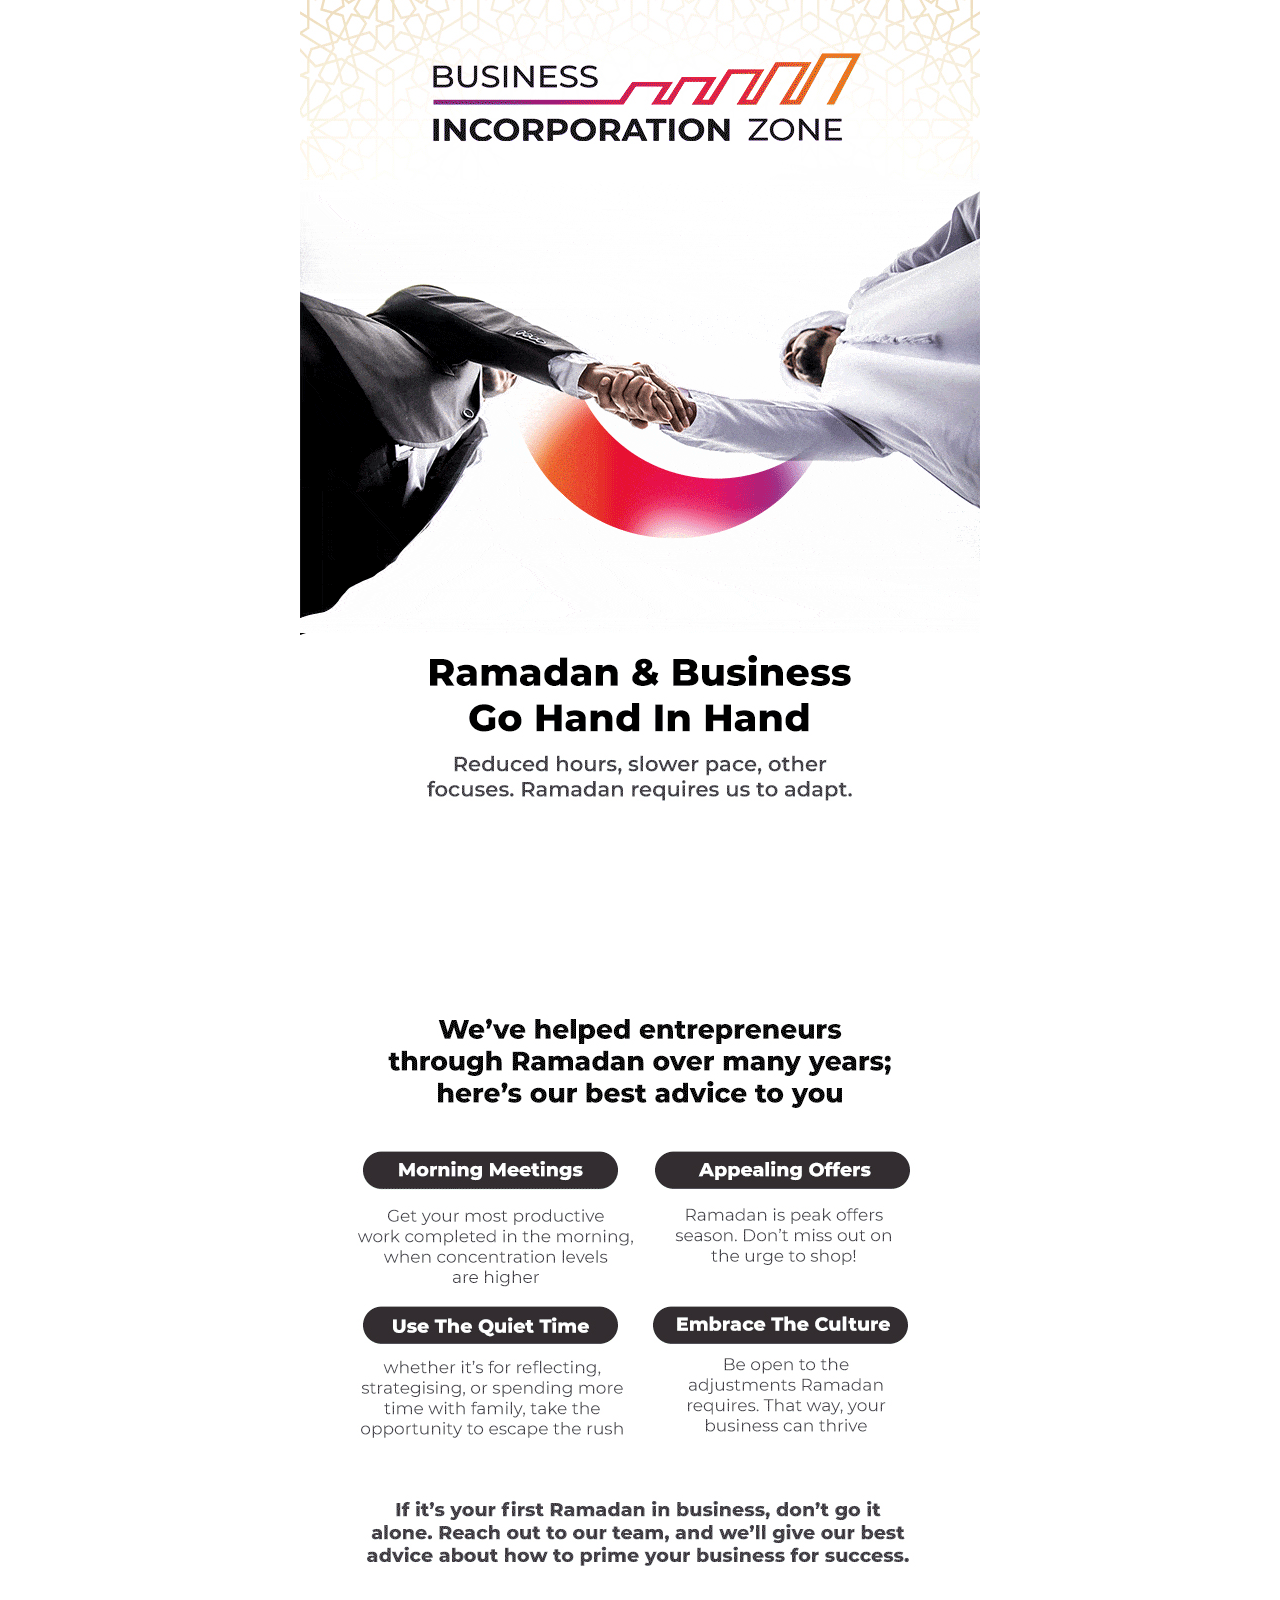
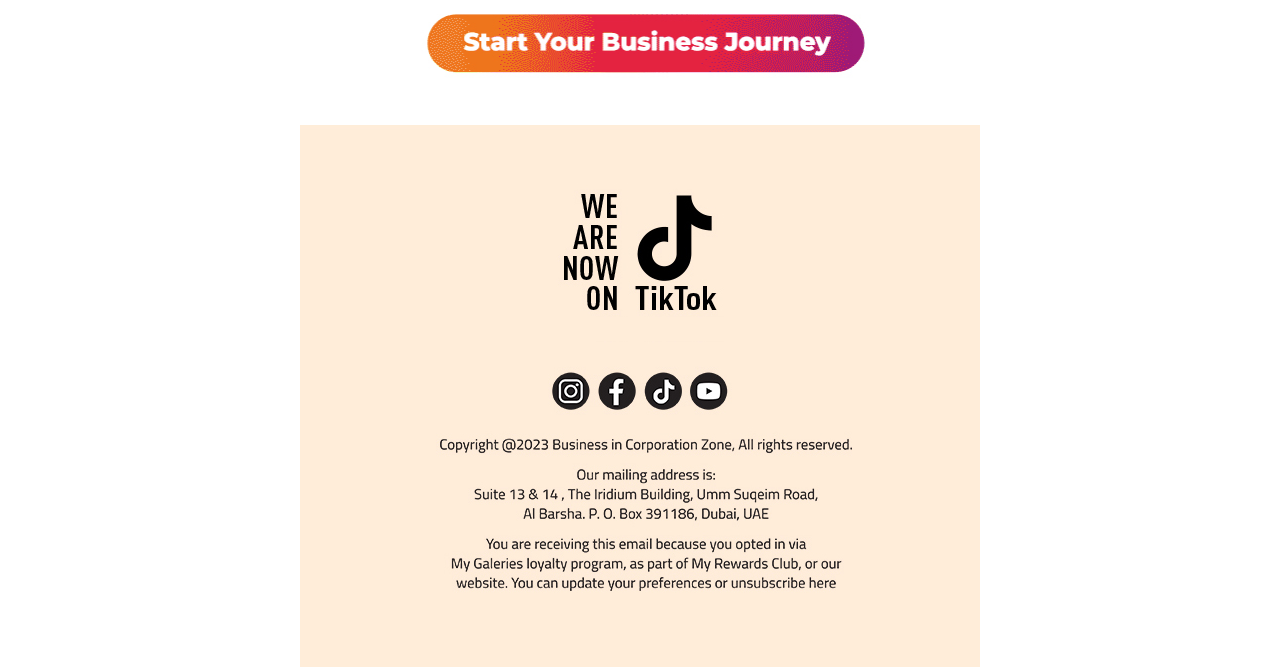
<file: BIZ-newsletter-26/index.html>
<!DOCTYPE html
  PUBLIC "-//W3C//DTD XHTML 1.0 Transitional//EN" "http://www.w3.org/TR/xhtml1/DTD/xhtml1-transitional.dtd">
<html xmlns="http://www.w3.org/1999/xhtml">

<head>
  <title>
    Business Setup in Dubai, UAE | Company Formation Dubai, UAE | BIZ
  </title>
  <meta http-equiv="Content-Type" content="text/html; charset=utf-8" />
  <meta name="viewport" content="width=device-width, initial-scale=1.0, maximum-scale=1.0" />
  <meta name="x-apple-disable-message-reformatting" />
  <style type="text/css">
    * {
      -ms-text-size-adjust: 100%;
      -webkit-text-size-adjust: none;
      -webkit-text-resize: 100%;
      text-resize: 100%;
    }

    * {
      -webkit-text-size-adjust: none;
    }

    a {
      outline: none;
      color: #40aceb;
      text-decoration: underline;
    }
  </style>
</head>

<body style="margin: 0; padding: 0" bgcolor="#ffffff">
  <table style="min-width: 320px" width="100%" cellspacing="0" cellpadding="0" bgcolor="#ffffff">
    <tbody>
      <tr style="border-collapse: collapse">
        <td style="padding: 0; margin: 0" valign="top">
          <table style="
                width: 680px !important;
                border-collapse: collapse;
                border-spacing: 0px;
                padding: 0;
                margin: 0;
                width: 100%;
                height: 100%;
                background-repeat: repeat;
                background-position: center top;
              " width="680" cellspacing="0" cellpadding="0">
            <tbody>
              <tr style="border-collapse: collapse">
                <td style="
                      min-width: 680px;
                      font-size: 0;
                      line-height: 0;
                      padding: 0;
                      margin: 0;
                    ">
                  &nbsp;
                </td>
              </tr>
            </tbody>
          </table>
        </td>
      </tr>
      <tr style="border-collapse: collapse">
        <td style="padding: 0; margin: 0" valign="top">
          <table style="
                border-collapse: collapse;
                border-spacing: 0px;
                padding: 0;
                margin: 0;
                width: 100%;
                height: 100%;
                background-repeat: repeat;
                background-position: center top;
              " width="100%" cellspacing="0" cellpadding="0">
            <tbody>
              <tr style="border-collapse: collapse">
                <td style="padding: 0; margin: 0" valign="top" bgcolor="#ffffff">
                  <table style="margin: 0 auto" width="680" cellspacing="0" cellpadding="0" border="0" align="center">
                    <tbody>
                      <tr style="
                            border-collapse: collapse;
                            line-height: 0;
                            font-size: 0;
                            border: 0;
                          ">
                        <td style="
                              padding: 0;
                              margin: 0;
                              line-height: 0;
                              font-size: 0;
                              border: 0;
                            " border="0" valign="top" bgcolor="#ffffff">
                          <a title="Ramadan & Business Go Hand In Hand" href="#" style="
                                -webkit-text-size-adjust: none;
                                -ms-text-size-adjust: none;
                                mso-line-height-rule: exactly;
                                text-decoration: underline;
                                color: #5c68e2;
                                font-size: 14px;
                              ">
                            <img title="Ramadan & Business Go Hand In Hand" src="https://mccollinsmediaweb.github.io/biz/BIZ-newsletter-26/Images/a1.jpg"
                              alt="Business Setup in Dubai, UAE | Company Formation Dubai, UAE | BIZ" width="680" style="
                                  display: block;
                                  border: 0;
                                  outline: none;
                                  text-decoration: none;
                                  float: left;
                                  line-height: 0;
                                  font-size: 0;
                                  border: 0;
                                " />
                          </a>
                        </td>
                      </tr>
                      <tr style="
                            border-collapse: collapse;
                            line-height: 0;
                            font-size: 0;
                            border: 0;
                          ">
                        <td style="
                              padding: 0;
                              margin: 0;
                              line-height: 0;
                              font-size: 0;
                              border: 0;
                            " border="0" valign="top" bgcolor="#ffffff">
                          <a title="Ramadan & Business Go Hand In Hand​" href="#" style="
                                -webkit-text-size-adjust: none;
                                -ms-text-size-adjust: none;
                                mso-line-height-rule: exactly;
                                text-decoration: underline;
                                color: #5c68e2;
                                font-size: 14px;
                              ">
                            <img title="Ramadan & Business Go Hand In Hand​" src="https://mccollinsmediaweb.github.io/biz/BIZ-newsletter-26/Images/a2.gif"
                              alt="Business Setup in Dubai, UAE | Company Formation Dubai, UAE | BIZ" width="680" style="
                                  display: block;
                                  border: 0;
                                  outline: none;
                                  text-decoration: none;
                                  float: left;
                                  line-height: 0;
                                  font-size: 0;
                                  border: 0;
                                " />
                          </a>
                        </td>
                      </tr>
                      <tr style="
                            border-collapse: collapse;
                            line-height: 0;
                            font-size: 0;
                            border: 0;
                          ">
                        <td style="
                              padding: 0;
                              margin: 0;
                              line-height: 0;
                              font-size: 0;
                              border: 0;
                            " border="0" valign="top" bgcolor="#ffffff">
                          <a title="Ramadan & Business Go Hand In Hand​" href="#" style="
                                -webkit-text-size-adjust: none;
                                -ms-text-size-adjust: none;
                                mso-line-height-rule: exactly;
                                text-decoration: underline;
                                color: #5c68e2;
                                font-size: 14px;
                              ">
                            <img title="Ramadan & Business Go Hand In Hand​" src="https://mccollinsmediaweb.github.io/biz/BIZ-newsletter-26/Images/a3.jpg"
                              alt="Business Setup in Dubai, UAE | Company Formation Dubai, UAE | BIZ" width="680" style="
                                  display: block;
                                  border: 0;
                                  outline: none;
                                  text-decoration: none;
                                  float: left;
                                  line-height: 0;
                                  font-size: 0;
                                  border: 0;
                                " />
                          </a>
                        </td>
                      </tr>
                      <tr style="
                            border-collapse: collapse;
                            line-height: 0;
                            font-size: 0;
                            border: 0;
                          ">
                        <td style="
                              padding: 0;
                              margin: 0;
                              line-height: 0;
                              font-size: 0;
                              border: 0;
                            " border="0" valign="top" bgcolor="#ffffff">
                          <a title="Ramadan & Business Go Hand In Hand​" href="#" style="
                                -webkit-text-size-adjust: none;
                                -ms-text-size-adjust: none;
                                mso-line-height-rule: exactly;
                                text-decoration: underline;
                                color: #5c68e2;
                                font-size: 14px;
                              ">
                            <img title="Ramadan & Business Go Hand In Hand​" src="https://mccollinsmediaweb.github.io/biz/BIZ-newsletter-26/Images/a4.gif"
                              alt="Business Setup in Dubai, UAE | Company Formation Dubai, UAE | BIZ" width="680" style="
                                  display: block;
                                  border: 0;
                                  outline: none;
                                  text-decoration: none;
                                  float: left;
                                  line-height: 0;
                                  font-size: 0;
                                  border: 0;
                                " />
                          </a>
                        </td>
                      </tr>
                      <tr style="
                            border-collapse: collapse;
                            line-height: 0;
                            font-size: 0;
                            border: 0;
                          ">
                        <td style="
                              padding: 0;
                              margin: 0;
                              line-height: 0;
                              font-size: 0;
                              border: 0;
                            " border="0" valign="top" bgcolor="#ffffff">
                          <a title="Ramadan & Business Go Hand In Hand​" href="#" style="
                                -webkit-text-size-adjust: none;
                                -ms-text-size-adjust: none;
                                mso-line-height-rule: exactly;
                                text-decoration: underline;
                                color: #5c68e2;
                                font-size: 14px;
                              ">
                            <img title="Ramadan & Business Go Hand In Hand​" src="https://mccollinsmediaweb.github.io/biz/BIZ-newsletter-26/Images/a5.jpg"
                              alt="Business Setup in Dubai, UAE | Company Formation Dubai, UAE | BIZ" width="680" style="
                                  display: block;
                                  border: 0;
                                  outline: none;
                                  text-decoration: none;
                                  float: left;
                                  line-height: 0;
                                  font-size: 0;
                                  border: 0;
                                " />
                          </a>
                        </td>
                      </tr>
                      <tr style="
                            border-collapse: collapse;
                            line-height: 0;
                            font-size: 0;
                            border: 0;
                          ">
                        <td style="
                              padding: 0;
                              margin: 0;
                              line-height: 0;
                              font-size: 0;
                              border: 0;
                            " border="0" valign="top" bgcolor="#ffffff">
                          <a title="Ramadan & Business Go Hand In Hand​" href="#" style="
                                -webkit-text-size-adjust: none;
                                -ms-text-size-adjust: none;
                                mso-line-height-rule: exactly;
                                text-decoration: underline;
                                color: #5c68e2;
                                font-size: 14px;
                              ">
                            <img title="Ramadan & Business Go Hand In Hand​" src="https://mccollinsmediaweb.github.io/biz/BIZ-newsletter-26/Images/a6.jpg"
                              alt="Business Setup in Dubai, UAE | Company Formation Dubai, UAE | BIZ" width="680" style="
                                  display: block;
                                  border: 0;
                                  outline: none;
                                  text-decoration: none;
                                  float: left;
                                  line-height: 0;
                                  font-size: 0;
                                  border: 0;
                                " />
                          </a>
                        </td>
                      </tr>
                      <tr style="
                            border-collapse: collapse;
                            line-height: 0;
                            font-size: 0;
                            border: 0;
                          ">
                        <td style="
                              padding: 0;
                              margin: 0;
                              line-height: 0;
                              font-size: 0;
                              border: 0;
                            " border="0" valign="top" bgcolor="#ffffff">
                          <a title="Ramadan & Business Go Hand In Hand​" href="#" style="
                                -webkit-text-size-adjust: none;
                                -ms-text-size-adjust: none;
                                mso-line-height-rule: exactly;
                                text-decoration: underline;
                                color: #5c68e2;
                                font-size: 14px;
                              ">
                            <img title="Ramadan & Business Go Hand In Hand​" src="https://mccollinsmediaweb.github.io/biz/BIZ-newsletter-26/Images/a7.jpg"
                              alt="Business Setup in Dubai, UAE | Company Formation Dubai, UAE | BIZ" width="680" style="
                                  display: block;
                                  border: 0;
                                  outline: none;
                                  text-decoration: none;
                                  float: left;
                                  line-height: 0;
                                  font-size: 0;
                                  border: 0;
                                " />
                          </a>
                        </td>
                      </tr>
                      <tr style="
                            border-collapse: collapse;
                            line-height: 0;
                            font-size: 0;
                            border: 0;
                          ">
                        <td style="
                              padding: 0;
                              margin: 0;
                              line-height: 0;
                              font-size: 0;
                              border: 0;
                            " border="0" valign="top" bgcolor="#ffffff">
                          <a title="Ramadan & Business Go Hand In Hand​" href="tel:800249" style="
                                -webkit-text-size-adjust: none;
                                -ms-text-size-adjust: none;
                                mso-line-height-rule: exactly;
                                text-decoration: underline;
                                color: #5c68e2;
                                font-size: 14px;
                              ">
                            <img title="Ramadan & Business Go Hand In Hand​" src="https://mccollinsmediaweb.github.io/biz/BIZ-newsletter-26/Images/a8.jpg"
                              alt="Business Setup in Dubai, UAE | Company Formation Dubai, UAE | BIZ" width="680" style="
                                  display: block;
                                  border: 0;
                                  outline: none;
                                  text-decoration: none;
                                  float: left;
                                  line-height: 0;
                                  font-size: 0;
                                  border: 0;
                                " />
                          </a>
                        </td>
                      </tr>
                      <tr style="
                            border-collapse: collapse;
                            line-height: 0;
                            font-size: 0;
                            border: 0;
                          ">
                        <td style="
                              padding: 0;
                              margin: 0;
                              line-height: 0;
                              font-size: 0;
                              border: 0;
                            " border="0" valign="top" bgcolor="#ffffff">
                          <a title="Ramadan & Business Go Hand In Hand​" href="#" style="
                                -webkit-text-size-adjust: none;
                                -ms-text-size-adjust: none;
                                mso-line-height-rule: exactly;
                                text-decoration: underline;
                                color: #5c68e2;
                                font-size: 14px;
                              ">
                            <img title="Ramadan & Business Go Hand In Hand​" src="https://mccollinsmediaweb.github.io/biz/BIZ-newsletter-26/Images/10.jpg"
                              alt="Business Setup in Dubai, UAE | Company Formation Dubai, UAE | BIZ" width="680" style="
                                  display: block;
                                  border: 0;
                                  outline: none;
                                  text-decoration: none;
                                  float: left;
                                  line-height: 0;
                                  font-size: 0;
                                  border: 0;
                                " />
                          </a>
                        </td>
                      </tr>
                      <tr style="
                            border-collapse: collapse;
                            line-height: 0;
                            font-size: 0;
                            border: 0;
                          ">
                        <td style="
                              padding: 0;
                              margin: 0;
                              line-height: 0;
                              font-size: 0;
                              border: 0;
                            " border="0" valign="top" bgcolor="#ffffff" align="center">
                          <table cellpadding="0" cellspacing="0" class="es-table-not-adapt es-social"
                            role="presentation" style="
                                mso-table-lspace: 0pt;
                                mso-table-rspace: 0pt;
                                border-collapse: collapse;
                                border-spacing: 0px;
                              ">
                            <tbody>
                              <tr>
                                <td align="center" valign="top" style="padding: 0; margin: 0">
                                  <a title="Ramadan & Business Go Hand In Hand" target="_blank" href="#" style="
                                        -webkit-text-size-adjust: none;
                                        -ms-text-size-adjust: none;
                                        mso-line-height-rule: exactly;
                                        text-decoration: underline;
                                        color: #5c68e2;
                                        font-size: 14px;
                                      ">
                                    <img title="Ramadan & Business Go Hand In Hand" src="https://mccollinsmediaweb.github.io/biz/BIZ-newsletter-26/Images/tickpad.jpg"
                                      alt="Business Setup in Dubai, UAE | Company Formation Dubai, UAE | BIZ"
                                      width="256" style="
                                          display: block;
                                          border: 0;
                                          outline: none;
                                          text-decoration: none;
                                          -ms-interpolation-mode: bicubic;
                                        " />
                                  </a>
                                </td>
                                <td align="center" valign="top" style="padding: 0; margin: 0">
                                  <a title="Follow&nbsp;us&nbsp;on&nbsp;instagram" target="_blank"
                                    href="https://www.tiktok.com/@bizincorp" style="
                                        -webkit-text-size-adjust: none;
                                        -ms-text-size-adjust: none;
                                        mso-line-height-rule: exactly;
                                        text-decoration: underline;
                                        color: #5c68e2;
                                        font-size: 14px;
                                      ">
                                    <img title="Follow&nbsp;us&nbsp;on&nbsp;Ticktock" src="https://mccollinsmediaweb.github.io/biz/BIZ-newsletter-26/Images/ticktock.jpg"
                                      alt="Business Setup in Dubai, UAE | Company Formation Dubai, UAE | BIZ" width="168"
                                      style="
                                          display: block;
                                          border: 0;
                                          outline: none;
                                          text-decoration: none;
                                          -ms-interpolation-mode: bicubic;
                                        " />
                                  </a>
                                </td>
                                <td align="center" valign="top" style="padding: 0; margin: 0">
                                  <a title="Ramadan & Business Go Hand In Hand" target="_blank" href="#" style="
                                        -webkit-text-size-adjust: none;
                                        -ms-text-size-adjust: none;
                                        mso-line-height-rule: exactly;
                                        text-decoration: underline;
                                        color: #5c68e2;
                                        font-size: 14px;
                                      ">
                                    <img title="Ramadan & Business Go Hand In Hand" src="https://mccollinsmediaweb.github.io/biz/BIZ-newsletter-26/Images/tickpad.jpg"
                                      alt="Business Setup in Dubai, UAE | Company Formation Dubai, UAE | BIZ"
                                      width="256" style="
                                          display: block;
                                          border: 0;
                                          outline: none;
                                          text-decoration: none;
                                          -ms-interpolation-mode: bicubic;
                                        " />
                                  </a>
                                </td>
                              </tr>
                            </tbody>
                          </table>
                        </td>
                      </tr>
                      <tr style="
                            border-collapse: collapse;
                            line-height: 0;
                            font-size: 0;
                            border: 0;
                          ">
                        <td style="
                              padding: 0;
                              margin: 0;
                              line-height: 0;
                              font-size: 0;
                              border: 0;
                            " border="0" valign="top" bgcolor="#ffffff">
                          <a title="Ramadan & Business Go Hand In Hand​" href="#" style="
                                -webkit-text-size-adjust: none;
                                -ms-text-size-adjust: none;
                                mso-line-height-rule: exactly;
                                text-decoration: underline;
                                color: #5c68e2;
                                font-size: 14px;
                              ">
                            <img title="Ramadan & Business Go Hand In Hand​" src="https://mccollinsmediaweb.github.io/biz/BIZ-newsletter-26/Images/12.jpg"
                              alt="Business Setup in Dubai, UAE | Company Formation Dubai, UAE | BIZ" width="680" style="
                                  display: block;
                                  border: 0;
                                  outline: none;
                                  text-decoration: none;
                                  float: left;
                                  line-height: 0;
                                  font-size: 0;
                                  border: 0;
                                " />
                          </a>
                        </td>
                      </tr>
                      
                      <tr style="
                            border-collapse: collapse;
                            line-height: 0;
                            font-size: 0;
                            border: 0;
                          ">
                        <td style="
                              padding: 0;
                              margin: 0;
                              line-height: 0;
                              font-size: 0;
                              border: 0;
                            " border="0" valign="top" bgcolor="#ffffff">
                          <a title="Ramadan & Business Go Hand In Hand​" href="#" style="
                                -webkit-text-size-adjust: none;
                                -ms-text-size-adjust: none;
                                mso-line-height-rule: exactly;
                                text-decoration: underline;
                                color: #5c68e2;
                                font-size: 14px;
                              ">
                            <img title="Ramadan & Business Go Hand In Hand​" src="https://mccollinsmediaweb.github.io/biz/BIZ-newsletter-26/Images/12.jpg"
                              alt="Business Setup in Dubai, UAE | Company Formation Dubai, UAE | BIZ" width="680" style="
                                  display: block;
                                  border: 0;
                                  outline: none;
                                  text-decoration: none;
                                  float: left;
                                  line-height: 0;
                                  font-size: 0;
                                  border: 0;
                                " />
                          </a>
                        </td>
                      </tr>
                      <tr style="
                            border-collapse: collapse;
                            line-height: 0;
                            font-size: 0;
                            border: 0;
                          ">
                        <td style="
                              padding: 0;
                              margin: 0;
                              line-height: 0;
                              font-size: 0;
                              border: 0;
                            " border="0" valign="top" bgcolor="#ffffff" align="center">
                          <table cellpadding="0" cellspacing="0" class="es-table-not-adapt es-social"
                            role="presentation" style="
                                mso-table-lspace: 0pt;
                                mso-table-rspace: 0pt;
                                border-collapse: collapse;
                                border-spacing: 0px;
                              ">
                            <tbody>
                              <tr>
                                <td align="center" valign="top" style="padding: 0; margin: 0">
                                  <a title="Ramadan & Business Go Hand In Hand" target="_blank" href="#" style="
                                        -webkit-text-size-adjust: none;
                                        -ms-text-size-adjust: none;
                                        mso-line-height-rule: exactly;
                                        text-decoration: underline;
                                        color: #5c68e2;
                                        font-size: 14px;
                                      ">
                                    <img title="Ramadan & Business Go Hand In Hand" src="https://mccollinsmediaweb.github.io/biz/BIZ-newsletter-26/Images/socialpad.jpg"
                                      alt="Business Setup in Dubai, UAE | Company Formation Dubai, UAE | BIZ"
                                      width="248" style="
                                          display: block;
                                          border: 0;
                                          outline: none;
                                          text-decoration: none;
                                          -ms-interpolation-mode: bicubic;
                                        " />
                                  </a>
                                </td>
                                <td align="center" valign="top" style="padding: 0; margin: 0">
                                  <a title="Follow&nbsp;us&nbsp;on&nbsp;instagram" target="_blank"
                                    href="https://www.instagram.com/businessincorporationzone/" style="
                                        -webkit-text-size-adjust: none;
                                        -ms-text-size-adjust: none;
                                        mso-line-height-rule: exactly;
                                        text-decoration: underline;
                                        color: #5c68e2;
                                        font-size: 14px;
                                      ">
                                    <img title="Follow&nbsp;us&nbsp;on&nbsp;instagram" src="https://mccollinsmediaweb.github.io/biz/BIZ-newsletter-26/Images/instagram.jpg"
                                      alt="Business Setup in Dubai, UAE | Company Formation Dubai, UAE | BIZ" width="46"
                                      style="
                                          display: block;
                                          border: 0;
                                          outline: none;
                                          text-decoration: none;
                                          -ms-interpolation-mode: bicubic;
                                        " />
                                  </a>
                                </td>
                                <td align="center" valign="top" style="padding: 0; margin: 0">
                                  <a title="Follow&nbsp;us&nbsp;on&nbsp;facebook" target="_blank"
                                    href="https://www.facebook.com/bizincorpuae/" style="
                                        -webkit-text-size-adjust: none;
                                        -ms-text-size-adjust: none;
                                        mso-line-height-rule: exactly;
                                        text-decoration: underline;
                                        color: #5c68e2;
                                        font-size: 14px;
                                      ">
                                    <img title="Follow&nbsp;us&nbsp;on&nbsp;facebook" src="https://mccollinsmediaweb.github.io/biz/BIZ-newsletter-26/Images/facebook.jpg"
                                      alt="Business Setup in Dubai, UAE | Company Formation Dubai, UAE | BIZ" width="46"
                                      style="
                                          display: block;
                                          border: 0;
                                          outline: none;
                                          text-decoration: none;
                                          -ms-interpolation-mode: bicubic;
                                        " />
                                  </a>
                                </td>
                                <td align="center" valign="top" style="padding: 0; margin: 0">
                                  <a title="Follow&nbsp;us&nbsp;on&nbsp;linkedin" target="_blank"
                                    href="https://www.tiktok.com/@bizincorp" style="
                                        -webkit-text-size-adjust: none;
                                        -ms-text-size-adjust: none;
                                        mso-line-height-rule: exactly;
                                        text-decoration: underline;
                                        color: #5c68e2;
                                        font-size: 14px;
                                      ">
                                    <img title="Follow&nbsp;us&nbsp;on&nbsp;linkedin" src="https://mccollinsmediaweb.github.io/biz/BIZ-newsletter-26/Images/ticktock1.jpg"
                                      alt="Business Setup in Dubai, UAE | Company Formation Dubai, UAE | BIZ" width="46"
                                      style="
                                          display: block;
                                          border: 0;
                                          outline: none;
                                          text-decoration: none;
                                          -ms-interpolation-mode: bicubic;
                                        " />
                                  </a>
                                </td>
                                <td align="center" valign="top" style="padding: 0; margin: 0">
                                  <a title="Follow&nbsp;us&nbsp;on&nbsp;twitter" target="_blank"
                                    href="https://www.youtube.com/@businessincorporationzoneb3384" style="
                                        -webkit-text-size-adjust: none;
                                        -ms-text-size-adjust: none;
                                        mso-line-height-rule: exactly;
                                        text-decoration: underline;
                                        color: #5c68e2;
                                        font-size: 14px;
                                      ">
                                    <img title="Follow&nbsp;us&nbsp;on&nbsp;twitter" src="https://mccollinsmediaweb.github.io/biz/BIZ-newsletter-26/Images/youtube.jpg"
                                      alt="Business Setup in Dubai, UAE | Company Formation Dubai, UAE | BIZ" width="46"
                                      style="
                                          display: block;
                                          border: 0;
                                          outline: none;
                                          text-decoration: none;
                                          -ms-interpolation-mode: bicubic;
                                        " />
                                  </a>
                                </td>
                                <td align="center" valign="top" style="padding: 0; margin: 0">
                                  <a title="Ramadan & Business Go Hand In Hand" target="_blank" href="#" style="
                                        -webkit-text-size-adjust: none;
                                        -ms-text-size-adjust: none;
                                        mso-line-height-rule: exactly;
                                        text-decoration: underline;
                                        color: #5c68e2;
                                        font-size: 14px;
                                      ">
                                    <img title="Ramadan & Business Go Hand In Hand" src="https://mccollinsmediaweb.github.io/biz/BIZ-newsletter-26/Images/socialpad.jpg"
                                      alt="Business Setup in Dubai, UAE | Company Formation Dubai, UAE | BIZ"
                                      width="248" style="
                                          display: block;
                                          border: 0;
                                          outline: none;
                                          text-decoration: none;
                                          -ms-interpolation-mode: bicubic;
                                        " />
                                  </a>
                                </td>
                              </tr>
                            </tbody>
                          </table>
                        </td>
                      </tr>
                      <tr style="
                            border-collapse: collapse;
                            line-height: 0;
                            font-size: 0;
                            border: 0;
                          ">
                        <td style="
                              padding: 0;
                              margin: 0;
                              line-height: 0;
                              font-size: 0;
                              border: 0;
                            " border="0" valign="top" bgcolor="#ffffff">
                          <a title="Ramadan & Business Go Hand In Hand​" href="#" style="
                                -webkit-text-size-adjust: none;
                                -ms-text-size-adjust: none;
                                mso-line-height-rule: exactly;
                                text-decoration: underline;
                                color: #5c68e2;
                                font-size: 14px;
                              ">
                            <img title="Ramadan & Business Go Hand In Hand​" src="https://mccollinsmediaweb.github.io/biz/BIZ-newsletter-26/Images/last.jpg"
                              alt="Business Setup in Dubai, UAE | Company Formation Dubai, UAE | BIZ" width="680" style="
                                  display: block;
                                  border: 0;
                                  outline: none;
                                  text-decoration: none;
                                  float: left;
                                  line-height: 0;
                                  font-size: 0;
                                  border: 0;
                                " />
                          </a>
                        </td>
                      </tr>
                    </tbody>
                  </table>
                </td>
              </tr>
            </tbody>
          </table>
        </td>
      </tr>
      <tr style="border-collapse: collapse">
        <td style="line-height: 0; padding: 0; margin: 0">
          <div style="display: none; white-space: nowrap; font: 15px/1px courier">
            &nbsp; &nbsp; &nbsp; &nbsp; &nbsp; &nbsp; &nbsp; &nbsp; &nbsp;
            &nbsp; &nbsp; &nbsp; &nbsp; &nbsp; &nbsp; &nbsp; &nbsp; &nbsp;
            &nbsp; &nbsp; &nbsp; &nbsp; &nbsp; &nbsp; &nbsp; &nbsp; &nbsp;
            &nbsp; &nbsp; &nbsp; &nbsp; &nbsp; &nbsp;
          </div>
        </td>
      </tr>
    </tbody>
  </table>
</body>

</html>
</file>
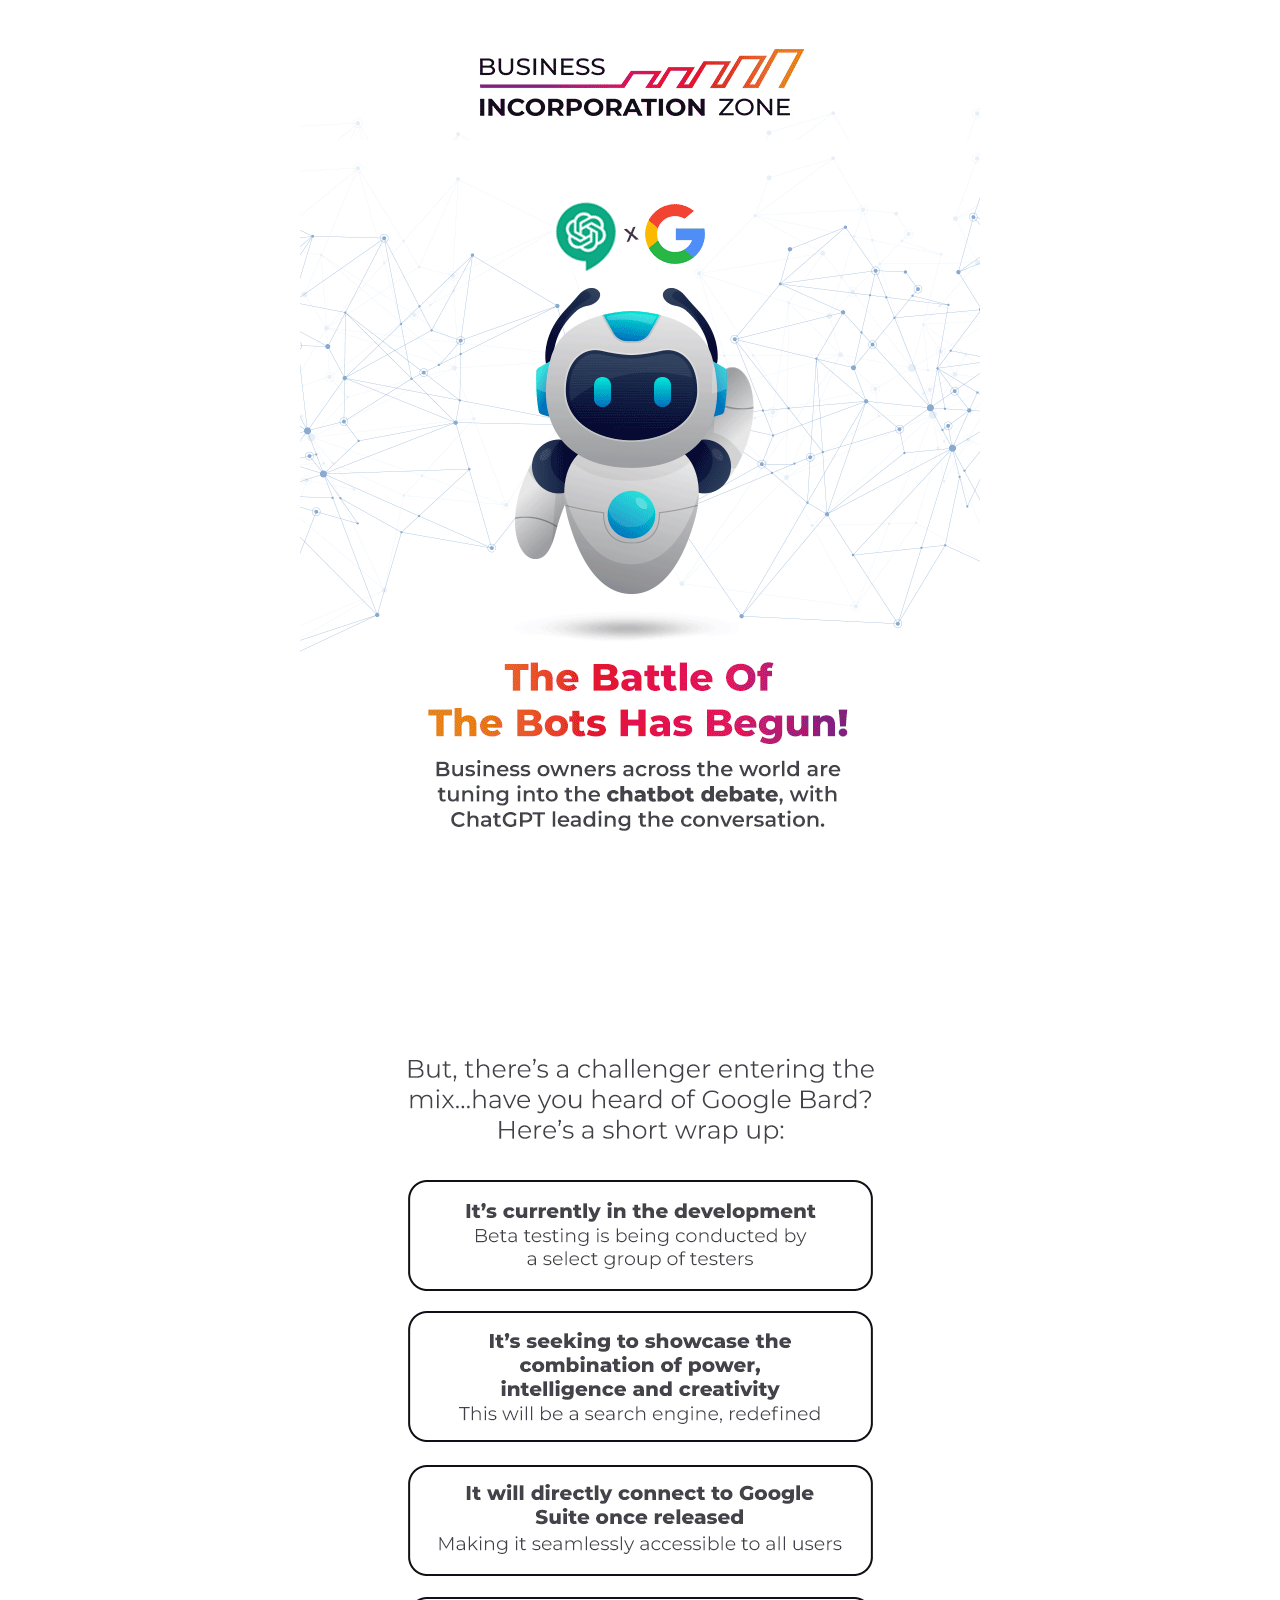
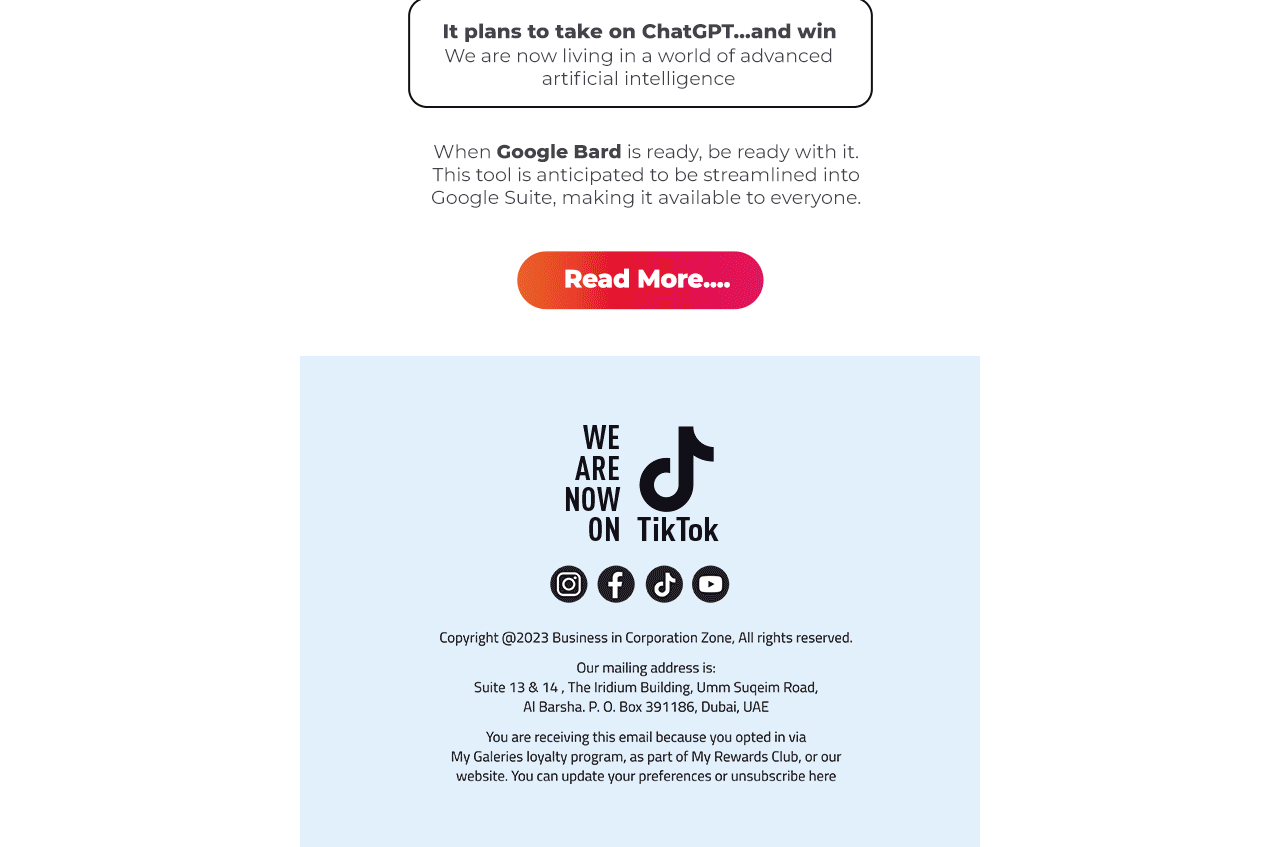
<file: BIZ-newsletter-27/index.html>
<!DOCTYPE html
  PUBLIC "-//W3C//DTD XHTML 1.0 Transitional//EN" "http://www.w3.org/TR/xhtml1/DTD/xhtml1-transitional.dtd">
<html xmlns="http://www.w3.org/1999/xhtml">

<head>
  <title>
    Business Setup in Dubai, UAE | Company Formation Dubai, UAE | BIZ
  </title>
  <meta http-equiv="Content-Type" content="text/html; charset=utf-8" />
  <meta name="viewport" content="width=device-width, initial-scale=1.0, maximum-scale=1.0" />
  <meta name="x-apple-disable-message-reformatting" />
  <style type="text/css">
    * {
      -ms-text-size-adjust: 100%;
      -webkit-text-size-adjust: none;
      -webkit-text-resize: 100%;
      text-resize: 100%;
    }

    * {
      -webkit-text-size-adjust: none;
    }

    a {
      outline: none;
      color: #40aceb;
      text-decoration: underline;
    }
  </style>
</head>

<body style="margin: 0; padding: 0" bgcolor="#ffffff">
  <table style="min-width: 320px" width="100%" cellspacing="0" cellpadding="0" bgcolor="#ffffff">
    <tbody>
      <tr style="border-collapse: collapse">
        <td style="padding: 0; margin: 0" valign="top">
          <table style="
                width: 680px !important;
                border-collapse: collapse;
                border-spacing: 0px;
                padding: 0;
                margin: 0;
                width: 100%;
                height: 100%;
                background-repeat: repeat;
                background-position: center top;
              " width="680" cellspacing="0" cellpadding="0">
            <tbody>
              <tr style="border-collapse: collapse">
                <td style="
                      min-width: 680px;
                      font-size: 0;
                      line-height: 0;
                      padding: 0;
                      margin: 0;
                    ">
                  &nbsp;
                </td>
              </tr>
            </tbody>
          </table>
        </td>
      </tr>
      <tr style="border-collapse: collapse">
        <td style="padding: 0; margin: 0" valign="top">
          <table style="
                border-collapse: collapse;
                border-spacing: 0px;
                padding: 0;
                margin: 0;
                width: 100%;
                height: 100%;
                background-repeat: repeat;
                background-position: center top;
              " width="100%" cellspacing="0" cellpadding="0">
            <tbody>
              <tr style="border-collapse: collapse">
                <td style="padding: 0; margin: 0" valign="top" bgcolor="#ffffff">
                  <table style="margin: 0 auto" width="680" cellspacing="0" cellpadding="0" border="0" align="center">
                    <tbody>
                      <tr style="
                            border-collapse: collapse;
                            line-height: 0;
                            font-size: 0;
                            border: 0;
                          ">
                        <td style="
                              padding: 0;
                              margin: 0;
                              line-height: 0;
                              font-size: 0;
                              border: 0;
                            " border="0" valign="top" bgcolor="#ffffff">
                          <a title="Ramadan & Business Go Hand In Hand" href="#" style="
                                -webkit-text-size-adjust: none;
                                -ms-text-size-adjust: none;
                                mso-line-height-rule: exactly;
                                text-decoration: underline;
                                color: #5c68e2;
                                font-size: 14px;
                              ">
                            <img title="Ramadan & Business Go Hand In Hand" src="https://mccollinsmediaweb.github.io/biz/BIZ-newsletter-27/Images/1.jpg"
                              alt="Business Setup in Dubai, UAE | Company Formation Dubai, UAE | BIZ" width="680" style="
                                  display: block;
                                  border: 0;
                                  outline: none;
                                  text-decoration: none;
                                  float: left;
                                  line-height: 0;
                                  font-size: 0;
                                  border: 0;
                                " />
                          </a>
                        </td>
                      </tr>
                      <tr style="
                            border-collapse: collapse;
                            line-height: 0;
                            font-size: 0;
                            border: 0;
                          ">
                        <td style="
                              padding: 0;
                              margin: 0;
                              line-height: 0;
                              font-size: 0;
                              border: 0;
                            " border="0" valign="top" bgcolor="#ffffff">
                          <a title="The Battle of the bots has begun !" href="#" style="
                                -webkit-text-size-adjust: none;
                                -ms-text-size-adjust: none;
                                mso-line-height-rule: exactly;
                                text-decoration: underline;
                                color: #5c68e2;
                                font-size: 14px;
                              ">
                            <img title="The Battle of the bots has begun !" src="https://mccollinsmediaweb.github.io/biz/BIZ-newsletter-27/Images/2.gif"
                              alt="Business Setup in Dubai, UAE | Company Formation Dubai, UAE | BIZ" width="680" style="
                                  display: block;
                                  border: 0;
                                  outline: none;
                                  text-decoration: none;
                                  float: left;
                                  line-height: 0;
                                  font-size: 0;
                                  border: 0;
                                " />
                          </a>
                        </td>
                      </tr>
                      <tr style="
                            border-collapse: collapse;
                            line-height: 0;
                            font-size: 0;
                            border: 0;
                          ">
                        <td style="
                              padding: 0;
                              margin: 0;
                              line-height: 0;
                              font-size: 0;
                              border: 0;
                            " border="0" valign="top" bgcolor="#ffffff">
                          <a title="The Battle of the bots has begun !" href="#" style="
                                -webkit-text-size-adjust: none;
                                -ms-text-size-adjust: none;
                                mso-line-height-rule: exactly;
                                text-decoration: underline;
                                color: #5c68e2;
                                font-size: 14px;
                              ">
                            <img title="The Battle of the bots has begun !" src="https://mccollinsmediaweb.github.io/biz/BIZ-newsletter-27/Images/3.jpg"
                              alt="Business Setup in Dubai, UAE | Company Formation Dubai, UAE | BIZ" width="680" style="
                                  display: block;
                                  border: 0;
                                  outline: none;
                                  text-decoration: none;
                                  float: left;
                                  line-height: 0;
                                  font-size: 0;
                                  border: 0;
                                " />
                          </a>
                        </td>
                      </tr>
                      <tr style="
                            border-collapse: collapse;
                            line-height: 0;
                            font-size: 0;
                            border: 0;
                          ">
                        <td style="
                              padding: 0;
                              margin: 0;
                              line-height: 0;
                              font-size: 0;
                              border: 0;
                            " border="0" valign="top" bgcolor="#ffffff">
                          <a title="The Battle of the bots has begun !" href="#" style="
                                -webkit-text-size-adjust: none;
                                -ms-text-size-adjust: none;
                                mso-line-height-rule: exactly;
                                text-decoration: underline;
                                color: #5c68e2;
                                font-size: 14px;
                              ">
                            <img title="The Battle of the bots has begun !" src="https://mccollinsmediaweb.github.io/biz/BIZ-newsletter-27/Images/4.gif"
                              alt="Business Setup in Dubai, UAE | Company Formation Dubai, UAE | BIZ" width="680" style="
                                  display: block;
                                  border: 0;
                                  outline: none;
                                  text-decoration: none;
                                  float: left;
                                  line-height: 0;
                                  font-size: 0;
                                  border: 0;
                                " />
                          </a>
                        </td>
                      </tr>
                      <tr style="
                            border-collapse: collapse;
                            line-height: 0;
                            font-size: 0;
                            border: 0;
                          ">
                        <td style="
                              padding: 0;
                              margin: 0;
                              line-height: 0;
                              font-size: 0;
                              border: 0;
                            " border="0" valign="top" bgcolor="#ffffff">
                          <a title="The Battle of the bots has begun !" href="#" style="
                                -webkit-text-size-adjust: none;
                                -ms-text-size-adjust: none;
                                mso-line-height-rule: exactly;
                                text-decoration: underline;
                                color: #5c68e2;
                                font-size: 14px;
                              ">
                            <img title="The Battle of the bots has begun !" src="https://mccollinsmediaweb.github.io/biz/BIZ-newsletter-27/Images/5.jpg"
                              alt="Business Setup in Dubai, UAE | Company Formation Dubai, UAE | BIZ" width="680" style="
                                  display: block;
                                  border: 0;
                                  outline: none;
                                  text-decoration: none;
                                  float: left;
                                  line-height: 0;
                                  font-size: 0;
                                  border: 0;
                                " />
                          </a>
                        </td>
                      </tr>
                      <tr style="
                            border-collapse: collapse;
                            line-height: 0;
                            font-size: 0;
                            border: 0;
                          ">
                        <td style="
                              padding: 0;
                              margin: 0;
                              line-height: 0;
                              font-size: 0;
                              border: 0;
                            " border="0" valign="top" bgcolor="#ffffff">
                          <a title="The Battle of the bots has begun !" href="#" style="
                                -webkit-text-size-adjust: none;
                                -ms-text-size-adjust: none;
                                mso-line-height-rule: exactly;
                                text-decoration: underline;
                                color: #5c68e2;
                                font-size: 14px;
                              ">
                            <img title="The Battle of the bots has begun !" src="https://mccollinsmediaweb.github.io/biz/BIZ-newsletter-27/Images/6.jpg"
                              alt="Business Setup in Dubai, UAE | Company Formation Dubai, UAE | BIZ" width="680" style="
                                  display: block;
                                  border: 0;
                                  outline: none;
                                  text-decoration: none;
                                  float: left;
                                  line-height: 0;
                                  font-size: 0;
                                  border: 0;
                                " />
                          </a>
                        </td>
                      </tr>
                      <tr style="
                            border-collapse: collapse;
                            line-height: 0;
                            font-size: 0;
                            border: 0;
                          ">
                        <td style="
                              padding: 0;
                              margin: 0;
                              line-height: 0;
                              font-size: 0;
                              border: 0;
                            " border="0" valign="top" bgcolor="#ffffff">
                          <a title="The Battle of the bots has begun !" href="#" style="
                                -webkit-text-size-adjust: none;
                                -ms-text-size-adjust: none;
                                mso-line-height-rule: exactly;
                                text-decoration: underline;
                                color: #5c68e2;
                                font-size: 14px;
                              ">
                            <img title="The Battle of the bots has begun !" src="https://mccollinsmediaweb.github.io/biz/BIZ-newsletter-27/Images/7.jpg"
                              alt="Business Setup in Dubai, UAE | Company Formation Dubai, UAE | BIZ" width="680" style="
                                  display: block;
                                  border: 0;
                                  outline: none;
                                  text-decoration: none;
                                  float: left;
                                  line-height: 0;
                                  font-size: 0;
                                  border: 0;
                                " />
                          </a>
                        </td>
                      </tr>
                      <tr style="
                            border-collapse: collapse;
                            line-height: 0;
                            font-size: 0;
                            border: 0;
                          ">
                        <td style="
                              padding: 0;
                              margin: 0;
                              line-height: 0;
                              font-size: 0;
                              border: 0;
                            " border="0" valign="top" bgcolor="#ffffff">
                          <a title="The Battle of the bots has begun !" href="tel:800249" style="
                                -webkit-text-size-adjust: none;
                                -ms-text-size-adjust: none;
                                mso-line-height-rule: exactly;
                                text-decoration: underline;
                                color: #5c68e2;
                                font-size: 14px;
                              ">
                            <img title="The Battle of the bots has begun !" src="https://mccollinsmediaweb.github.io/biz/BIZ-newsletter-27/Images/8.jpg"
                              alt="Business Setup in Dubai, UAE | Company Formation Dubai, UAE | BIZ" width="680" style="
                                  display: block;
                                  border: 0;
                                  outline: none;
                                  text-decoration: none;
                                  float: left;
                                  line-height: 0;
                                  font-size: 0;
                                  border: 0;
                                " />
                          </a>
                        </td>
                      </tr>
                      <tr style="
                            border-collapse: collapse;
                            line-height: 0;
                            font-size: 0;
                            border: 0;
                          ">
                        <td style="
                              padding: 0;
                              margin: 0;
                              line-height: 0;
                              font-size: 0;
                              border: 0;
                            " border="0" valign="top" bgcolor="#ffffff">
                          <a title="The Battle of the bots has begun !" href="#" style="
                                -webkit-text-size-adjust: none;
                                -ms-text-size-adjust: none;
                                mso-line-height-rule: exactly;
                                text-decoration: underline;
                                color: #5c68e2;
                                font-size: 14px;
                              ">
                            <img title="The Battle of the bots has begun !" src="https://mccollinsmediaweb.github.io/biz/BIZ-newsletter-27/Images/9.jpg"
                              alt="Business Setup in Dubai, UAE | Company Formation Dubai, UAE | BIZ" width="680" style="
                                  display: block;
                                  border: 0;
                                  outline: none;
                                  text-decoration: none;
                                  float: left;
                                  line-height: 0;
                                  font-size: 0;
                                  border: 0;
                                " />
                          </a>
                        </td>
                      </tr>
                      
                      <tr style="
                            border-collapse: collapse;
                            line-height: 0;
                            font-size: 0;
                            border: 0;
                          ">
                        <td style="
                              padding: 0;
                              margin: 0;
                              line-height: 0;
                              font-size: 0;
                              border: 0;
                            " border="0" valign="top" bgcolor="#ffffff" align="center">
                          <table cellpadding="0" cellspacing="0" class="es-table-not-adapt es-social"
                            role="presentation" style="
                                mso-table-lspace: 0pt;
                                mso-table-rspace: 0pt;
                                border-collapse: collapse;
                                border-spacing: 0px;
                              ">
                            <tbody>
                              <tr>
                                <td align="center" valign="top" style="padding: 0; margin: 0">
                                  <a title="Ramadan & Business Go Hand In Hand" target="_blank" href="#" style="
                                        -webkit-text-size-adjust: none;
                                        -ms-text-size-adjust: none;
                                        mso-line-height-rule: exactly;
                                        text-decoration: underline;
                                        color: #5c68e2;
                                        font-size: 14px;
                                      ">
                                    <img title="Ramadan & Business Go Hand In Hand" src="https://mccollinsmediaweb.github.io/biz/BIZ-newsletter-27/Images/tickpad.jpg"
                                      alt="Business Setup in Dubai, UAE | Company Formation Dubai, UAE | BIZ"
                                      width="236" style="
                                          display: block;
                                          border: 0;
                                          outline: none;
                                          text-decoration: none;
                                          -ms-interpolation-mode: bicubic;
                                        " />
                                  </a>
                                </td>
                                <td align="center" valign="top" style="padding: 0; margin: 0">
                                  <a title="Follow&nbsp;us&nbsp;on&nbsp;instagram" target="_blank"
                                    href="https://www.tiktok.com/@bizincorp" style="
                                        -webkit-text-size-adjust: none;
                                        -ms-text-size-adjust: none;
                                        mso-line-height-rule: exactly;
                                        text-decoration: underline;
                                        color: #5c68e2;
                                        font-size: 14px;
                                      ">
                                    <img title="Follow&nbsp;us&nbsp;on&nbsp;Ticktock" src="https://mccollinsmediaweb.github.io/biz/BIZ-newsletter-27/Images/ticktock.jpg"
                                      alt="Business Setup in Dubai, UAE | Company Formation Dubai, UAE | BIZ" width="208"
                                      style="
                                          display: block;
                                          border: 0;
                                          outline: none;
                                          text-decoration: none;
                                          -ms-interpolation-mode: bicubic;
                                        " />
                                  </a>
                                </td>
                                <td align="center" valign="top" style="padding: 0; margin: 0">
                                  <a title="Ramadan & Business Go Hand In Hand" target="_blank" href="#" style="
                                        -webkit-text-size-adjust: none;
                                        -ms-text-size-adjust: none;
                                        mso-line-height-rule: exactly;
                                        text-decoration: underline;
                                        color: #5c68e2;
                                        font-size: 14px;
                                      ">
                                    <img title="Ramadan & Business Go Hand In Hand" src="https://mccollinsmediaweb.github.io/biz/BIZ-newsletter-27/Images/tickpad.jpg"
                                      alt="Business Setup in Dubai, UAE | Company Formation Dubai, UAE | BIZ"
                                      width="236" style="
                                          display: block;
                                          border: 0;
                                          outline: none;
                                          text-decoration: none;
                                          -ms-interpolation-mode: bicubic;
                                        " />
                                  </a>
                                </td>
                              </tr>
                            </tbody>
                          </table>
                        </td>
                      </tr>
                      
                      
                      
                      <tr style="
                            border-collapse: collapse;
                            line-height: 0;
                            font-size: 0;
                            border: 0;
                          ">
                        <td style="
                              padding: 0;
                              margin: 0;
                              line-height: 0;
                              font-size: 0;
                              border: 0;
                            " border="0" valign="top" bgcolor="#ffffff" align="center">
                          <table cellpadding="0" cellspacing="0" class="es-table-not-adapt es-social"
                            role="presentation" style="
                                mso-table-lspace: 0pt;
                                mso-table-rspace: 0pt;
                                border-collapse: collapse;
                                border-spacing: 0px;
                              ">
                            <tbody>
                              <tr>
                                <td align="center" valign="top" style="padding: 0; margin: 0">
                                  <a title="Ramadan & Business Go Hand In Hand" target="_blank" href="#" style="
                                        -webkit-text-size-adjust: none;
                                        -ms-text-size-adjust: none;
                                        mso-line-height-rule: exactly;
                                        text-decoration: underline;
                                        color: #5c68e2;
                                        font-size: 14px;
                                      ">
                                    <img title="Ramadan & Business Go Hand In Hand" src="https://mccollinsmediaweb.github.io/biz/BIZ-newsletter-27/Images/socialpad.jpg"
                                      alt="Business Setup in Dubai, UAE | Company Formation Dubai, UAE | BIZ"
                                      width="244" style="
                                          display: block;
                                          border: 0;
                                          outline: none;
                                          text-decoration: none;
                                          -ms-interpolation-mode: bicubic;
                                        " />
                                  </a>
                                </td>
                                <td align="center" valign="top" style="padding: 0; margin: 0">
                                  <a title="Follow&nbsp;us&nbsp;on&nbsp;instagram" target="_blank"
                                    href="https://www.instagram.com/businessincorporationzone/" style="
                                        -webkit-text-size-adjust: none;
                                        -ms-text-size-adjust: none;
                                        mso-line-height-rule: exactly;
                                        text-decoration: underline;
                                        color: #5c68e2;
                                        font-size: 14px;
                                      ">
                                    <img title="Follow&nbsp;us&nbsp;on&nbsp;instagram" src="https://mccollinsmediaweb.github.io/biz/BIZ-newsletter-27/Images/instagram.jpg"
                                      alt="Business Setup in Dubai, UAE | Company Formation Dubai, UAE | BIZ" width="48"
                                      style="
                                          display: block;
                                          border: 0;
                                          outline: none;
                                          text-decoration: none;
                                          -ms-interpolation-mode: bicubic;
                                        " />
                                  </a>
                                </td>
                                <td align="center" valign="top" style="padding: 0; margin: 0">
                                  <a title="Follow&nbsp;us&nbsp;on&nbsp;facebook" target="_blank"
                                    href="https://www.facebook.com/bizincorpuae/" style="
                                        -webkit-text-size-adjust: none;
                                        -ms-text-size-adjust: none;
                                        mso-line-height-rule: exactly;
                                        text-decoration: underline;
                                        color: #5c68e2;
                                        font-size: 14px;
                                      ">
                                    <img title="Follow&nbsp;us&nbsp;on&nbsp;facebook" src="https://mccollinsmediaweb.github.io/biz/BIZ-newsletter-27/Images/facebook.jpg"
                                      alt="Business Setup in Dubai, UAE | Company Formation Dubai, UAE | BIZ" width="48"
                                      style="
                                          display: block;
                                          border: 0;
                                          outline: none;
                                          text-decoration: none;
                                          -ms-interpolation-mode: bicubic;
                                        " />
                                  </a>
                                </td>
                                <td align="center" valign="top" style="padding: 0; margin: 0">
                                  <a title="Follow&nbsp;us&nbsp;on&nbsp;linkedin" target="_blank"
                                    href="https://www.tiktok.com/@bizincorp" style="
                                        -webkit-text-size-adjust: none;
                                        -ms-text-size-adjust: none;
                                        mso-line-height-rule: exactly;
                                        text-decoration: underline;
                                        color: #5c68e2;
                                        font-size: 14px;
                                      ">
                                    <img title="Follow&nbsp;us&nbsp;on&nbsp;linkedin" src="https://mccollinsmediaweb.github.io/biz/BIZ-newsletter-27/Images/ticktock1.jpg"
                                      alt="Business Setup in Dubai, UAE | Company Formation Dubai, UAE | BIZ" width="48"
                                      style="
                                          display: block;
                                          border: 0;
                                          outline: none;
                                          text-decoration: none;
                                          -ms-interpolation-mode: bicubic;
                                        " />
                                  </a>
                                </td>
                                <td align="center" valign="top" style="padding: 0; margin: 0">
                                  <a title="Follow&nbsp;us&nbsp;on&nbsp;twitter" target="_blank"
                                    href="https://www.youtube.com/@businessincorporationzoneb3384" style="
                                        -webkit-text-size-adjust: none;
                                        -ms-text-size-adjust: none;
                                        mso-line-height-rule: exactly;
                                        text-decoration: underline;
                                        color: #5c68e2;
                                        font-size: 14px;
                                      ">
                                    <img title="Follow&nbsp;us&nbsp;on&nbsp;twitter" src="https://mccollinsmediaweb.github.io/biz/BIZ-newsletter-27/Images/youtube.jpg"
                                      alt="Business Setup in Dubai, UAE | Company Formation Dubai, UAE | BIZ" width="48"
                                      style="
                                          display: block;
                                          border: 0;
                                          outline: none;
                                          text-decoration: none;
                                          -ms-interpolation-mode: bicubic;
                                        " />
                                  </a>
                                </td>
                                <td align="center" valign="top" style="padding: 0; margin: 0">
                                  <a title="Ramadan & Business Go Hand In Hand" target="_blank" href="#" style="
                                        -webkit-text-size-adjust: none;
                                        -ms-text-size-adjust: none;
                                        mso-line-height-rule: exactly;
                                        text-decoration: underline;
                                        color: #5c68e2;
                                        font-size: 14px;
                                      ">
                                    <img title="Ramadan & Business Go Hand In Hand" src="https://mccollinsmediaweb.github.io/biz/BIZ-newsletter-27/Images/socialpad.jpg"
                                      alt="Business Setup in Dubai, UAE | Company Formation Dubai, UAE | BIZ"
                                      width="244" style="
                                          display: block;
                                          border: 0;
                                          outline: none;
                                          text-decoration: none;
                                          -ms-interpolation-mode: bicubic;
                                        " />
                                  </a>
                                </td>
                              </tr>
                            </tbody>
                          </table>
                        </td>
                      </tr>
                      <tr style="
                            border-collapse: collapse;
                            line-height: 0;
                            font-size: 0;
                            border: 0;
                          ">
                        <td style="
                              padding: 0;
                              margin: 0;
                              line-height: 0;
                              font-size: 0;
                              border: 0;
                            " border="0" valign="top" bgcolor="#ffffff">
                          <a title="The Battle of the bots has begun !" href="#" style="
                                -webkit-text-size-adjust: none;
                                -ms-text-size-adjust: none;
                                mso-line-height-rule: exactly;
                                text-decoration: underline;
                                color: #5c68e2;
                                font-size: 14px;
                              ">
                            <img title="The Battle of the bots has begun !" src="https://mccollinsmediaweb.github.io/biz/BIZ-newsletter-27/Images/10.jpg"
                              alt="Business Setup in Dubai, UAE | Company Formation Dubai, UAE | BIZ" width="680" style="
                                  display: block;
                                  border: 0;
                                  outline: none;
                                  text-decoration: none;
                                  float: left;
                                  line-height: 0;
                                  font-size: 0;
                                  border: 0;
                                " />
                          </a>
                        </td>
                      </tr>
                    </tbody>
                  </table>
                </td>
              </tr>
            </tbody>
          </table>
        </td>
      </tr>
      <tr style="border-collapse: collapse">
        <td style="line-height: 0; padding: 0; margin: 0">
          <div style="display: none; white-space: nowrap; font: 15px/1px courier">
            &nbsp; &nbsp; &nbsp; &nbsp; &nbsp; &nbsp; &nbsp; &nbsp; &nbsp;
            &nbsp; &nbsp; &nbsp; &nbsp; &nbsp; &nbsp; &nbsp; &nbsp; &nbsp;
            &nbsp; &nbsp; &nbsp; &nbsp; &nbsp; &nbsp; &nbsp; &nbsp; &nbsp;
            &nbsp; &nbsp; &nbsp; &nbsp; &nbsp; &nbsp;
          </div>
        </td>
      </tr>
    </tbody>
  </table>
</body>

</html>
</file>
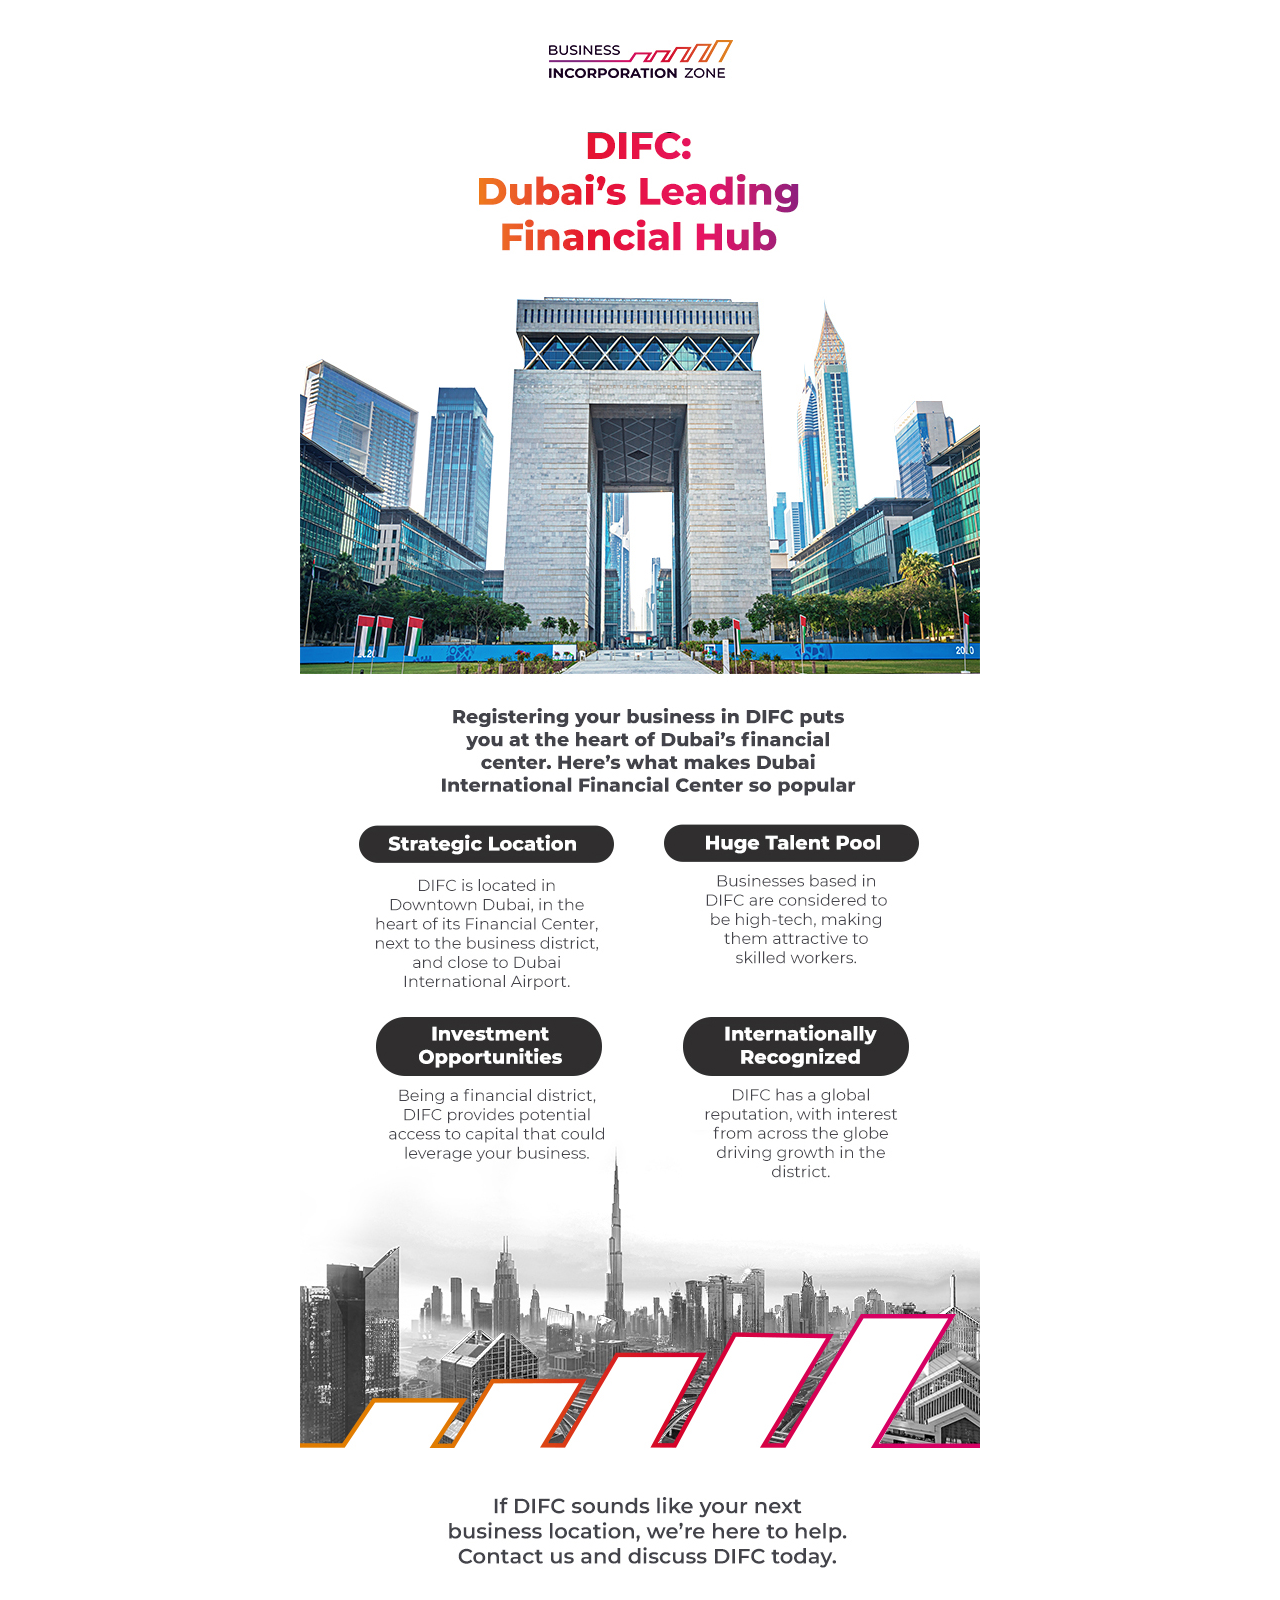
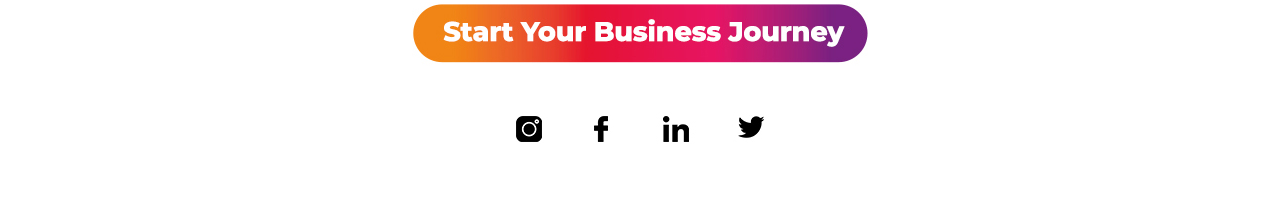
<file: BIZ-newsletter-28/index.html>
<!DOCTYPE html
  PUBLIC "-//W3C//DTD XHTML 1.0 Transitional//EN" "http://www.w3.org/TR/xhtml1/DTD/xhtml1-transitional.dtd">
<html xmlns="http://www.w3.org/1999/xhtml">

<head>
  <title>
    Business Setup in Dubai, UAE | Company Formation Dubai, UAE | BIZ
  </title>
  <meta http-equiv="Content-Type" content="text/html; charset=utf-8" />
  <meta name="viewport" content="width=device-width, initial-scale=1.0, maximum-scale=1.0" />
  <meta name="x-apple-disable-message-reformatting" />
  <style type="text/css">
    * {
      -ms-text-size-adjust: 100%;
      -webkit-text-size-adjust: none;
      -webkit-text-resize: 100%;
      text-resize: 100%;
    }

    * {
      -webkit-text-size-adjust: none;
    }

    a {
      outline: none;
      color: #40aceb;
      text-decoration: underline;
    }
  </style>
</head>

<body style="margin: 0; padding: 0" bgcolor="#ffffff">
  <table style="min-width: 320px" width="100%" cellspacing="0" cellpadding="0" bgcolor="#ffffff">
    <tbody>
      <tr style="border-collapse: collapse">
        <td style="padding: 0; margin: 0" valign="top">
          <table style="
                width: 680px !important;
                border-collapse: collapse;
                border-spacing: 0px;
                padding: 0;
                margin: 0;
                width: 100%;
                height: 100%;
                background-repeat: repeat;
                background-position: center top;
              " width="680" cellspacing="0" cellpadding="0">
            <tbody>
              <tr style="border-collapse: collapse">
                <td style="
                      min-width: 680px;
                      font-size: 0;
                      line-height: 0;
                      padding: 0;
                      margin: 0;
                    ">
                  &nbsp;
                </td>
              </tr>
            </tbody>
          </table>
        </td>
      </tr>
      <tr style="border-collapse: collapse">
        <td style="padding: 0; margin: 0" valign="top">
          <table style="
                border-collapse: collapse;
                border-spacing: 0px;
                padding: 0;
                margin: 0;
                width: 100%;
                height: 100%;
                background-repeat: repeat;
                background-position: center top;
              " width="100%" cellspacing="0" cellpadding="0">
            <tbody>
              <tr style="border-collapse: collapse">
                <td style="padding: 0; margin: 0" valign="top" bgcolor="#ffffff">
                  <table style="margin: 0 auto" width="680" cellspacing="0" cellpadding="0" border="0" align="center">
                    <tbody>
                      <tr style="
                            border-collapse: collapse;
                            line-height: 0;
                            font-size: 0;
                            border: 0;
                          ">
                        <td style="
                              padding: 0;
                              margin: 0;
                              line-height: 0;
                              font-size: 0;
                              border: 0;
                            " border="0" valign="top" bgcolor="#ffffff">
                          <a title="Ramadan & Business Go Hand In Hand" href="#" style="
                                -webkit-text-size-adjust: none;
                                -ms-text-size-adjust: none;
                                mso-line-height-rule: exactly;
                                text-decoration: underline;
                                color: #5c68e2;
                                font-size: 14px;
                              ">
                            <img title="Ramadan & Business Go Hand In Hand" src="https://mccollinsmediaweb.github.io/biz/BIZ-newsletter-28/Images/1.jpg"
                              alt="Business Setup in Dubai, UAE | Company Formation Dubai, UAE | BIZ" width="680" style="
                                  display: block;
                                  border: 0;
                                  outline: none;
                                  text-decoration: none;
                                  float: left;
                                  line-height: 0;
                                  font-size: 0;
                                  border: 0;
                                " />
                          </a>
                        </td>
                      </tr>
                      <tr style="
                            border-collapse: collapse;
                            line-height: 0;
                            font-size: 0;
                            border: 0;
                          ">
                        <td style="
                              padding: 0;
                              margin: 0;
                              line-height: 0;
                              font-size: 0;
                              border: 0;
                            " border="0" valign="top" bgcolor="#ffffff">
                          <a title="DIFC: Dubai's Leading Financial Hub" href="#" style="
                                -webkit-text-size-adjust: none;
                                -ms-text-size-adjust: none;
                                mso-line-height-rule: exactly;
                                text-decoration: underline;
                                color: #5c68e2;
                                font-size: 14px;
                              ">
                            <img title="DIFC: Dubai's Leading Financial Hub" src="https://mccollinsmediaweb.github.io/biz/BIZ-newsletter-28/Images/2.jpg"
                              alt="Business Setup in Dubai, UAE | Company Formation Dubai, UAE | BIZ" width="680" style="
                                  display: block;
                                  border: 0;
                                  outline: none;
                                  text-decoration: none;
                                  float: left;
                                  line-height: 0;
                                  font-size: 0;
                                  border: 0;
                                " />
                          </a>
                        </td>
                      </tr>
                      <tr style="
                            border-collapse: collapse;
                            line-height: 0;
                            font-size: 0;
                            border: 0;
                          ">
                        <td style="
                              padding: 0;
                              margin: 0;
                              line-height: 0;
                              font-size: 0;
                              border: 0;
                            " border="0" valign="top" bgcolor="#ffffff">
                          <a title="DIFC: Dubai's Leading Financial Hub" href="#" style="
                                -webkit-text-size-adjust: none;
                                -ms-text-size-adjust: none;
                                mso-line-height-rule: exactly;
                                text-decoration: underline;
                                color: #5c68e2;
                                font-size: 14px;
                              ">
                            <img title="DIFC: Dubai's Leading Financial Hub" src="https://mccollinsmediaweb.github.io/biz/BIZ-newsletter-28/Images/3.jpg"
                              alt="Business Setup in Dubai, UAE | Company Formation Dubai, UAE | BIZ" width="680" style="
                                  display: block;
                                  border: 0;
                                  outline: none;
                                  text-decoration: none;
                                  float: left;
                                  line-height: 0;
                                  font-size: 0;
                                  border: 0;
                                " />
                          </a>
                        </td>
                      </tr>
                      <tr style="
                            border-collapse: collapse;
                            line-height: 0;
                            font-size: 0;
                            border: 0;
                          ">
                        <td style="
                              padding: 0;
                              margin: 0;
                              line-height: 0;
                              font-size: 0;
                              border: 0;
                            " border="0" valign="top" bgcolor="#ffffff">
                          <a title="DIFC: Dubai's Leading Financial Hub" href="#" style="
                                -webkit-text-size-adjust: none;
                                -ms-text-size-adjust: none;
                                mso-line-height-rule: exactly;
                                text-decoration: underline;
                                color: #5c68e2;
                                font-size: 14px;
                              ">
                            <img title="DIFC: Dubai's Leading Financial Hub" src="https://mccollinsmediaweb.github.io/biz/BIZ-newsletter-28/Images/4.jpg"
                              alt="Business Setup in Dubai, UAE | Company Formation Dubai, UAE | BIZ" width="680" style="
                                  display: block;
                                  border: 0;
                                  outline: none;
                                  text-decoration: none;
                                  float: left;
                                  line-height: 0;
                                  font-size: 0;
                                  border: 0;
                                " />
                          </a>
                        </td>
                      </tr>
                      <tr style="
                            border-collapse: collapse;
                            line-height: 0;
                            font-size: 0;
                            border: 0;
                          ">
                        <td style="
                              padding: 0;
                              margin: 0;
                              line-height: 0;
                              font-size: 0;
                              border: 0;
                            " border="0" valign="top" bgcolor="#ffffff">
                          <a title="DIFC: Dubai's Leading Financial Hub" href="#" style="
                                -webkit-text-size-adjust: none;
                                -ms-text-size-adjust: none;
                                mso-line-height-rule: exactly;
                                text-decoration: underline;
                                color: #5c68e2;
                                font-size: 14px;
                              ">
                            <img title="DIFC: Dubai's Leading Financial Hub" src="https://mccollinsmediaweb.github.io/biz/BIZ-newsletter-28/Images/5.jpg"
                              alt="Business Setup in Dubai, UAE | Company Formation Dubai, UAE | BIZ" width="680" style="
                                  display: block;
                                  border: 0;
                                  outline: none;
                                  text-decoration: none;
                                  float: left;
                                  line-height: 0;
                                  font-size: 0;
                                  border: 0;
                                " />
                          </a>
                        </td>
                      </tr>
                      <tr style="
                            border-collapse: collapse;
                            line-height: 0;
                            font-size: 0;
                            border: 0;
                          ">
                        <td style="
                              padding: 0;
                              margin: 0;
                              line-height: 0;
                              font-size: 0;
                              border: 0;
                            " border="0" valign="top" bgcolor="#ffffff">
                          <a title="DIFC: Dubai's Leading Financial Hub" href="#" style="
                                -webkit-text-size-adjust: none;
                                -ms-text-size-adjust: none;
                                mso-line-height-rule: exactly;
                                text-decoration: underline;
                                color: #5c68e2;
                                font-size: 14px;
                              ">
                            <img title="DIFC: Dubai's Leading Financial Hub" src="https://mccollinsmediaweb.github.io/biz/BIZ-newsletter-28/Images/6.jpg"
                              alt="Business Setup in Dubai, UAE | Company Formation Dubai, UAE | BIZ" width="680" style="
                                  display: block;
                                  border: 0;
                                  outline: none;
                                  text-decoration: none;
                                  float: left;
                                  line-height: 0;
                                  font-size: 0;
                                  border: 0;
                                " />
                          </a>
                        </td>
                      </tr>
                      <tr style="
                            border-collapse: collapse;
                            line-height: 0;
                            font-size: 0;
                            border: 0;
                          ">
                        <td style="
                              padding: 0;
                              margin: 0;
                              line-height: 0;
                              font-size: 0;
                              border: 0;
                            " border="0" valign="top" bgcolor="#ffffff">
                          <a title="DIFC: Dubai's Leading Financial Hub" href="#" style="
                                -webkit-text-size-adjust: none;
                                -ms-text-size-adjust: none;
                                mso-line-height-rule: exactly;
                                text-decoration: underline;
                                color: #5c68e2;
                                font-size: 14px;
                              ">
                            <img title="DIFC: Dubai's Leading Financial Hub" src="https://mccollinsmediaweb.github.io/biz/BIZ-newsletter-28/Images/7.jpg"
                              alt="Business Setup in Dubai, UAE | Company Formation Dubai, UAE | BIZ" width="680" style="
                                  display: block;
                                  border: 0;
                                  outline: none;
                                  text-decoration: none;
                                  float: left;
                                  line-height: 0;
                                  font-size: 0;
                                  border: 0;
                                " />
                          </a>
                        </td>
                      </tr>
                      <tr style="
                            border-collapse: collapse;
                            line-height: 0;
                            font-size: 0;
                            border: 0;
                          ">
                        <td style="
                              padding: 0;
                              margin: 0;
                              line-height: 0;
                              font-size: 0;
                              border: 0;
                            " border="0" valign="top" bgcolor="#ffffff">
                          <a title="DIFC: Dubai's Leading Financial Hub" href="#" style="
                                -webkit-text-size-adjust: none;
                                -ms-text-size-adjust: none;
                                mso-line-height-rule: exactly;
                                text-decoration: underline;
                                color: #5c68e2;
                                font-size: 14px;
                              ">
                            <img title="DIFC: Dubai's Leading Financial Hub" src="https://mccollinsmediaweb.github.io/biz/BIZ-newsletter-28/Images/8.jpg"
                              alt="Business Setup in Dubai, UAE | Company Formation Dubai, UAE | BIZ" width="680" style="
                                  display: block;
                                  border: 0;
                                  outline: none;
                                  text-decoration: none;
                                  float: left;
                                  line-height: 0;
                                  font-size: 0;
                                  border: 0;
                                " />
                          </a>
                        </td>
                      </tr>
                      <tr style="
                            border-collapse: collapse;
                            line-height: 0;
                            font-size: 0;
                            border: 0;
                          ">
                        <td style="
                              padding: 0;
                              margin: 0;
                              line-height: 0;
                              font-size: 0;
                              border: 0;
                            " border="0" valign="top" bgcolor="#ffffff">
                          <a title="DIFC: Dubai's Leading Financial Hub" href="tel:800249" style="
                                -webkit-text-size-adjust: none;
                                -ms-text-size-adjust: none;
                                mso-line-height-rule: exactly;
                                text-decoration: underline;
                                color: #5c68e2;
                                font-size: 14px;
                              ">
                            <img title="DIFC: Dubai's Leading Financial Hub" src="https://mccollinsmediaweb.github.io/biz/BIZ-newsletter-28/Images/9.jpg"
                              alt="Business Setup in Dubai, UAE | Company Formation Dubai, UAE | BIZ" width="680" style="
                                  display: block;
                                  border: 0;
                                  outline: none;
                                  text-decoration: none;
                                  float: left;
                                  line-height: 0;
                                  font-size: 0;
                                  border: 0;
                                " />
                          </a>
                        </td>
                      </tr>
                      <tr style="border-collapse:collapse;line-height:0;font-size:0;border:0">
                          <td style="padding:0;margin:0;line-height:0;font-size:0;border:0" border="0" valign="top" bgcolor="" align="center"> 
                              <table cellpadding="0" cellspacing="0" class="es-table-not-adapt es-social" role="presentation" style="mso-table-lspace:0pt;mso-table-rspace:0pt;border-collapse:collapse;border-spacing:0px"> 
                                  <tbody>
                                      <tr> 
                                        <td style="padding:0;margin:0;line-height:0;font-size:0;border:0" border="0" valign="top" bgcolor="#f7f7f7"> 
                                          <a title="Start your business journey" href="tel:800249" style="-webkit-text-size-adjust:none;-ms-text-size-adjust:none;mso-line-height-rule:exactly;text-decoration:underline;color:#5C68E2;font-size:14px">
                                           <img title="Start your business journey" src="https://mccollinsmediaweb.github.io/biz/BIZ-newsletter-28/Images/kl.jpg" alt="Business Setup in Dubai, UAE | Company Formation Dubai, UAE | BIZ" height="76" width="192" style="display:block;border:0;outline:none;text-decoration:none;float:left;line-height:0;font-size:0;border:0;">
                                          </a>
                                       </td>
                                          
                                          <td align="center" valign="top" style="padding:0;Margin:0;">
                                              <a title="Follow&nbsp;us&nbsp;on&nbsp;instagram" target="_blank" href="https://www.instagram.com/businessincorporationzone/" style="-webkit-text-size-adjust:none;-ms-text-size-adjust:none;mso-line-height-rule:exactly;text-decoration:underline;color:#5C68E2;font-size:14px">
                                                  <img title="Follow&nbsp;us&nbsp;on&nbsp;instagram" src="https://mccollinsmediaweb.github.io/biz/BIZ-newsletter-28/Images/instagram.jpg" height="76" alt="Business Setup in Dubai, UAE | Company Formation Dubai, UAE | BIZ" width="74" style="display:block;border:0;outline:none;text-decoration:none;-ms-interpolation-mode:bicubic">
                                              </a>
                                              
                                          </td>
                                          <td align="center" valign="top" style="padding:0;Margin:0;">
                                              <a title="Follow&nbsp;us&nbsp;on&nbsp;facebook" target="_blank" href="https://www.facebook.com/bizincorpuae/" style="-webkit-text-size-adjust:none;-ms-text-size-adjust:none;mso-line-height-rule:exactly;text-decoration:underline;color:#5C68E2;font-size:14px">
                                                  <img title="Follow&nbsp;us&nbsp;on&nbsp;facebook" src="https://mccollinsmediaweb.github.io/biz/BIZ-newsletter-28/Images/facebook.jpg" height="76" alt="Business Setup in Dubai, UAE | Company Formation Dubai, UAE | BIZ" width="74" style="display:block;border:0;outline:none;text-decoration:none;-ms-interpolation-mode:bicubic">
                                              </a>
                                          </td>
                                          <td align="center" valign="top" style="padding:0;Margin:0;">
                                              <a title="Follow&nbsp;us&nbsp;on&nbsp;linkedin" target="_blank" href="https://ae.linkedin.com/company/business-incorporation-zone" style="-webkit-text-size-adjust:none;-ms-text-size-adjust:none;mso-line-height-rule:exactly;text-decoration:underline;color:#5C68E2;font-size:14px">
                                                  <img title="Follow&nbsp;us&nbsp;on&nbsp;linkedin" src="https://mccollinsmediaweb.github.io/biz/BIZ-newsletter-28/Images/linkedin.jpg" height="76" alt="Business Setup in Dubai, UAE | Company Formation Dubai, UAE | BIZ" width="74" style="display:block;border:0;outline:none;text-decoration:none;-ms-interpolation-mode:bicubic">
                                              </a>
                                          </td>
                                          <td align="center" valign="top" style="padding:0;Margin:0;">
                                              <a title="Follow&nbsp;us&nbsp;on&nbsp;twitter" target="_blank" href="https://twitter.com/bizincorp" style="-webkit-text-size-adjust:none;-ms-text-size-adjust:none;mso-line-height-rule:exactly;text-decoration:underline;color:#5C68E2;font-size:14px">
                                                  <img title="Follow&nbsp;us&nbsp;on&nbsp;twitter" src="https://mccollinsmediaweb.github.io/biz/BIZ-newsletter-28/Images/twitter.jpg" height="76" alt="Business Setup in Dubai, UAE | Company Formation Dubai, UAE | BIZ" width="74" style="display:block;border:0;outline:none;text-decoration:none;-ms-interpolation-mode:bicubic">
                                              </a>
                                          </td>
                                          <td style="padding:0;margin:0;line-height:0;font-size:0;border:0" border="0" valign="top" bgcolor="#f7f7f7"> 
                                            <a title="Start your business journey" href="tel:800249" style="-webkit-text-size-adjust:none;-ms-text-size-adjust:none;mso-line-height-rule:exactly;text-decoration:underline;color:#5C68E2;font-size:14px">
                                             <img title="Start your business journey" src="https://mccollinsmediaweb.github.io/biz/BIZ-newsletter-28/Images/kl.jpg" alt="Business Setup in Dubai, UAE | Company Formation Dubai, UAE | BIZ" height="76" width="192" style="display:block;border:0;outline:none;text-decoration:none;float:left;line-height:0;font-size:0;border:0;">
                                            </a>
                                         </td>
                                      </tr> 
                                </tbody>
                              </table>
                          </td>
                      </tr>
                      <tr style="
                            border-collapse: collapse;
                            line-height: 0;
                            font-size: 0;
                            border: 0;
                          ">
                        <td style="
                              padding: 0;
                              margin: 0;
                              line-height: 0;
                              font-size: 0;
                              border: 0;
                            " border="0" valign="top" bgcolor="#ffffff">
                          <a title="DIFC: Dubai's Leading Financial Hub" href="#" style="
                                -webkit-text-size-adjust: none;
                                -ms-text-size-adjust: none;
                                mso-line-height-rule: exactly;
                                text-decoration: underline;
                                color: #5c68e2;
                                font-size: 14px;
                              ">
                            <img title="DIFC: Dubai's Leading Financial Hub" src="https://mccollinsmediaweb.github.io/biz/BIZ-newsletter-28/Images/bottom.jpg"
                              alt="Business Setup in Dubai, UAE | Company Formation Dubai, UAE | BIZ" width="680" style="
                                  display: block;
                                  border: 0;
                                  outline: none;
                                  text-decoration: none;
                                  float: left;
                                  line-height: 0;
                                  font-size: 0;
                                  border: 0;
                                " />
                          </a>
                        </td>
                      </tr>
                    </tbody>
                  </table>
                </td>
              </tr>
            </tbody>
          </table>
        </td>
      </tr>
      <tr style="border-collapse: collapse">
        <td style="line-height: 0; padding: 0; margin: 0">
          <div style="display: none; white-space: nowrap; font: 15px/1px courier">
            &nbsp; &nbsp; &nbsp; &nbsp; &nbsp; &nbsp; &nbsp; &nbsp; &nbsp;
            &nbsp; &nbsp; &nbsp; &nbsp; &nbsp; &nbsp; &nbsp; &nbsp; &nbsp;
            &nbsp; &nbsp; &nbsp; &nbsp; &nbsp; &nbsp; &nbsp; &nbsp; &nbsp;
            &nbsp; &nbsp; &nbsp; &nbsp; &nbsp; &nbsp;
          </div>
        </td>
      </tr>
    </tbody>
  </table>
</body>

</html>
</file>
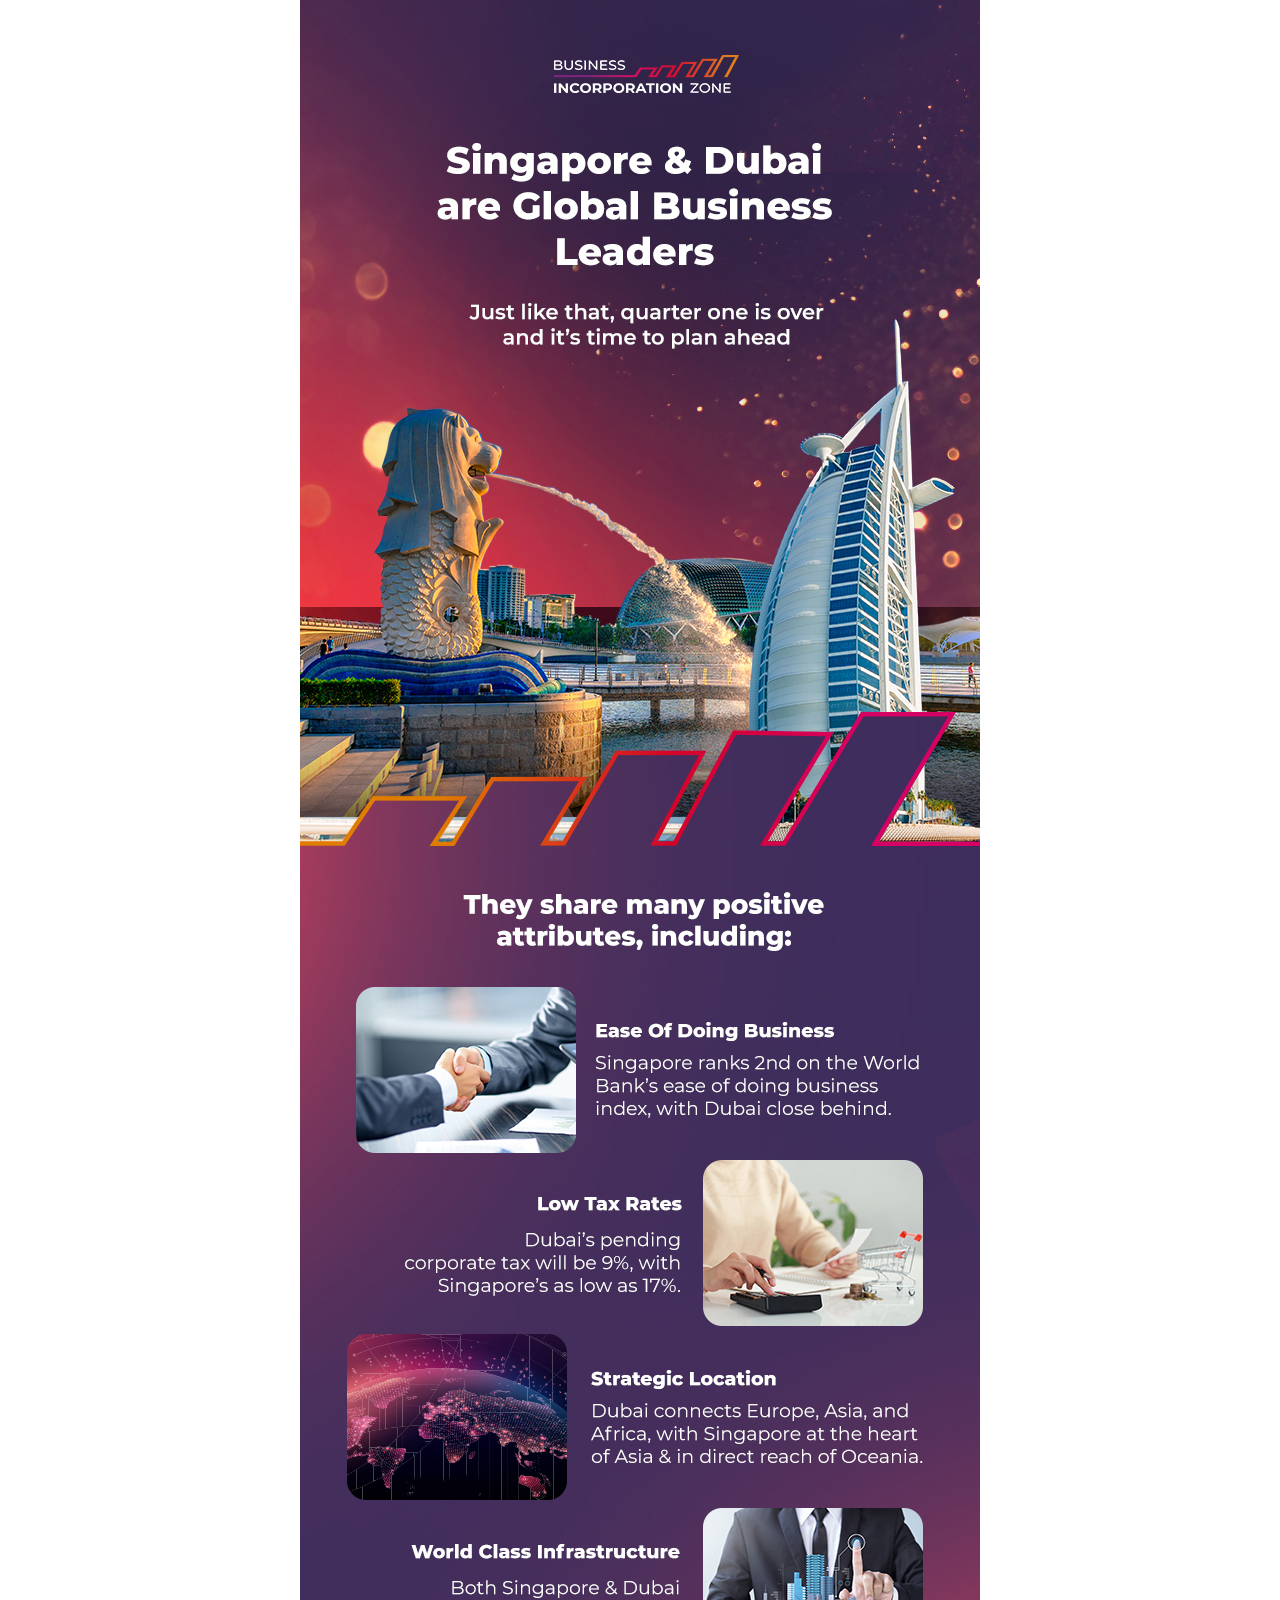
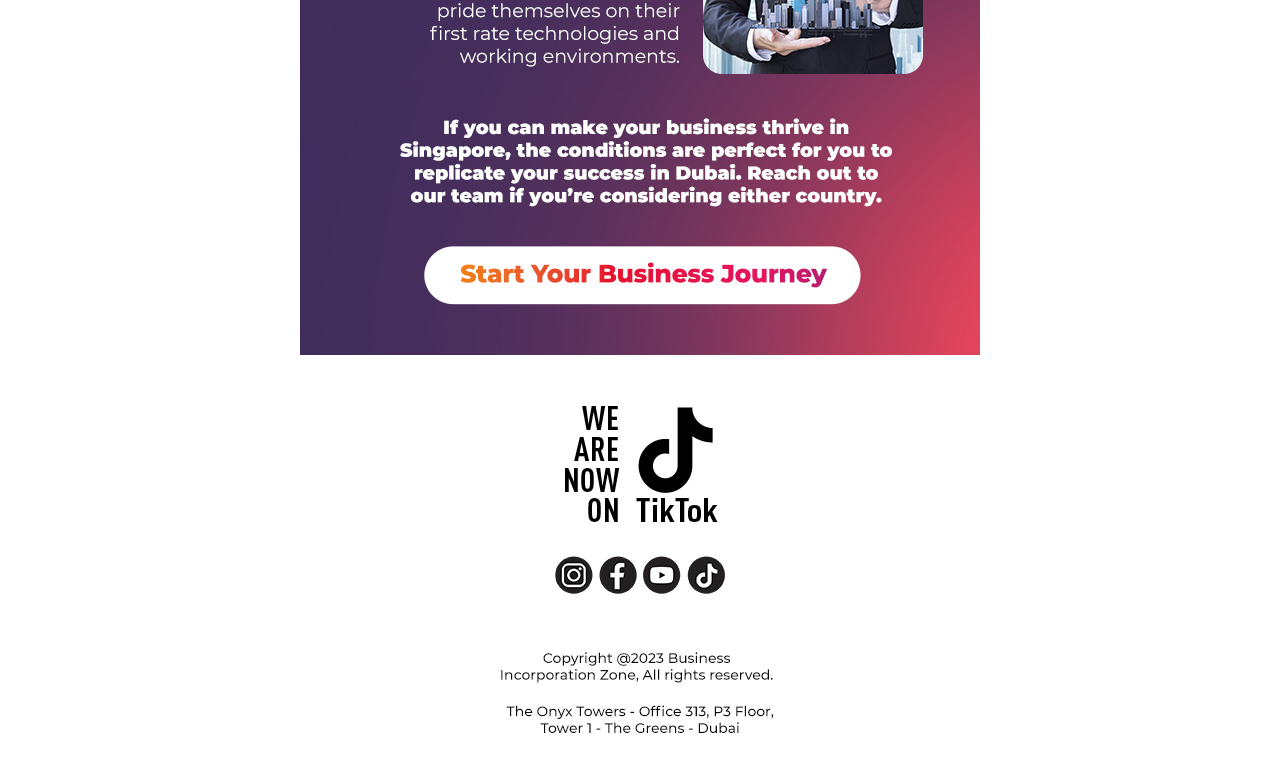
<file: BIZ-newsletter-29/index.html>
<!DOCTYPE html
  PUBLIC "-//W3C//DTD XHTML 1.0 Transitional//EN" "http://www.w3.org/TR/xhtml1/DTD/xhtml1-transitional.dtd">
<html xmlns="http://www.w3.org/1999/xhtml">

<head>
  <title>
    Business Setup in Dubai, UAE | Company Formation Dubai, UAE | BIZ
  </title>
  <meta http-equiv="Content-Type" content="text/html; charset=utf-8" />
  <meta name="viewport" content="width=device-width, initial-scale=1.0, maximum-scale=1.0" />
  <meta name="x-apple-disable-message-reformatting" />
  <style type="text/css">
    * {
      -ms-text-size-adjust: 100%;
      -webkit-text-size-adjust: none;
      -webkit-text-resize: 100%;
      text-resize: 100%;
    }

    * {
      -webkit-text-size-adjust: none;
    }

    a {
      outline: none;
      color: #40aceb;
      text-decoration: underline;
    }
  </style>
</head>

<body style="margin: 0; padding: 0" bgcolor="#ffffff">
  <table style="min-width: 320px" width="100%" cellspacing="0" cellpadding="0" bgcolor="#ffffff">
    <tbody>
      <tr style="border-collapse: collapse">
        <td style="padding: 0; margin: 0" valign="top">
          <table style="
                width: 680px !important;
                border-collapse: collapse;
                border-spacing: 0px;
                padding: 0;
                margin: 0;
                width: 100%;
                height: 100%;
                background-repeat: repeat;
                background-position: center top;
              " width="680" cellspacing="0" cellpadding="0">
            <tbody>
              <tr style="border-collapse: collapse">
                <td style="
                      min-width: 680px;
                      font-size: 0;
                      line-height: 0;
                      padding: 0;
                      margin: 0;
                    ">
                  &nbsp;
                </td>
              </tr>
            </tbody>
          </table>
        </td>
      </tr>
      <tr style="border-collapse: collapse">
        <td style="padding: 0; margin: 0" valign="top">
          <table style="
                border-collapse: collapse;
                border-spacing: 0px;
                padding: 0;
                margin: 0;
                width: 100%;
                height: 100%;
                background-repeat: repeat;
                background-position: center top;
              " width="100%" cellspacing="0" cellpadding="0">
            <tbody>
              <tr style="border-collapse: collapse">
                <td style="padding: 0; margin: 0" valign="top" bgcolor="#ffffff">
                  <table style="margin: 0 auto" width="680" cellspacing="0" cellpadding="0" border="0" align="center">
                    <tbody>
                      <tr style="
                            border-collapse: collapse;
                            line-height: 0;
                            font-size: 0;
                            border: 0;
                          ">
                        <td style="
                              padding: 0;
                              margin: 0;
                              line-height: 0;
                              font-size: 0;
                              border: 0;
                            " border="0" valign="top" bgcolor="#ffffff">
                          <a title="Ramadan & Business Go Hand In Hand" href="#" style="
                                -webkit-text-size-adjust: none;
                                -ms-text-size-adjust: none;
                                mso-line-height-rule: exactly;
                                text-decoration: underline;
                                color: #5c68e2;
                                font-size: 14px;
                              ">
                            <img title="Ramadan & Business Go Hand In Hand" src="https://mccollinsmediaweb.github.io/biz/BIZ-newsletter-29/Images/1.jpg"
                              alt="Business Setup in Dubai, UAE | Company Formation Dubai, UAE | BIZ" width="680" style="
                                  display: block;
                                  border: 0;
                                  outline: none;
                                  text-decoration: none;
                                  float: left;
                                  line-height: 0;
                                  font-size: 0;
                                  border: 0;
                                " />
                          </a>
                        </td>
                      </tr>
                      <tr style="
                            border-collapse: collapse;
                            line-height: 0;
                            font-size: 0;
                            border: 0;
                          ">
                        <td style="
                              padding: 0;
                              margin: 0;
                              line-height: 0;
                              font-size: 0;
                              border: 0;
                            " border="0" valign="top" bgcolor="#ffffff">
                          <a title="Singapore and Dubai are global business leaders" href="#" style="
                                -webkit-text-size-adjust: none;
                                -ms-text-size-adjust: none;
                                mso-line-height-rule: exactly;
                                text-decoration: underline;
                                color: #5c68e2;
                                font-size: 14px;
                              ">
                            <img title="Singapore and Dubai are global business leaders" src="https://mccollinsmediaweb.github.io/biz/BIZ-newsletter-29/Images/2.jpg"
                              alt="Business Setup in Dubai, UAE | Company Formation Dubai, UAE | BIZ" width="680" style="
                                  display: block;
                                  border: 0;
                                  outline: none;
                                  text-decoration: none;
                                  float: left;
                                  line-height: 0;
                                  font-size: 0;
                                  border: 0;
                                " />
                          </a>
                        </td>
                      </tr>
                      <tr style="
                            border-collapse: collapse;
                            line-height: 0;
                            font-size: 0;
                            border: 0;
                          ">
                        <td style="
                              padding: 0;
                              margin: 0;
                              line-height: 0;
                              font-size: 0;
                              border: 0;
                            " border="0" valign="top" bgcolor="#ffffff">
                          <a title="Singapore and Dubai are global business leaders" href="#" style="
                                -webkit-text-size-adjust: none;
                                -ms-text-size-adjust: none;
                                mso-line-height-rule: exactly;
                                text-decoration: underline;
                                color: #5c68e2;
                                font-size: 14px;
                              ">
                            <img title="Singapore and Dubai are global business leaders" src="https://mccollinsmediaweb.github.io/biz/BIZ-newsletter-29/Images/3.jpg"
                              alt="Business Setup in Dubai, UAE | Company Formation Dubai, UAE | BIZ" width="680" style="
                                  display: block;
                                  border: 0;
                                  outline: none;
                                  text-decoration: none;
                                  float: left;
                                  line-height: 0;
                                  font-size: 0;
                                  border: 0;
                                " />
                          </a>
                        </td>
                      </tr>
                      <tr style="
                            border-collapse: collapse;
                            line-height: 0;
                            font-size: 0;
                            border: 0;
                          ">
                        <td style="
                              padding: 0;
                              margin: 0;
                              line-height: 0;
                              font-size: 0;
                              border: 0;
                            " border="0" valign="top" bgcolor="#ffffff">
                          <a title="Singapore and Dubai are global business leaders" href="#" style="
                                -webkit-text-size-adjust: none;
                                -ms-text-size-adjust: none;
                                mso-line-height-rule: exactly;
                                text-decoration: underline;
                                color: #5c68e2;
                                font-size: 14px;
                              ">
                            <img title="Singapore and Dubai are global business leaders" src="https://mccollinsmediaweb.github.io/biz/BIZ-newsletter-29/Images/4.jpg"
                              alt="Business Setup in Dubai, UAE | Company Formation Dubai, UAE | BIZ" width="680" style="
                                  display: block;
                                  border: 0;
                                  outline: none;
                                  text-decoration: none;
                                  float: left;
                                  line-height: 0;
                                  font-size: 0;
                                  border: 0;
                                " />
                          </a>
                        </td>
                      </tr>
                      <tr style="
                            border-collapse: collapse;
                            line-height: 0;
                            font-size: 0;
                            border: 0;
                          ">
                        <td style="
                              padding: 0;
                              margin: 0;
                              line-height: 0;
                              font-size: 0;
                              border: 0;
                            " border="0" valign="top" bgcolor="#ffffff">
                          <a title="Singapore and Dubai are global business leaders" href="#" style="
                                -webkit-text-size-adjust: none;
                                -ms-text-size-adjust: none;
                                mso-line-height-rule: exactly;
                                text-decoration: underline;
                                color: #5c68e2;
                                font-size: 14px;
                              ">
                            <img title="Singapore and Dubai are global business leaders" src="https://mccollinsmediaweb.github.io/biz/BIZ-newsletter-29/Images/5.jpg"
                              alt="Business Setup in Dubai, UAE | Company Formation Dubai, UAE | BIZ" width="680" style="
                                  display: block;
                                  border: 0;
                                  outline: none;
                                  text-decoration: none;
                                  float: left;
                                  line-height: 0;
                                  font-size: 0;
                                  border: 0;
                                " />
                          </a>
                        </td>
                      </tr>
                      <tr style="
                            border-collapse: collapse;
                            line-height: 0;
                            font-size: 0;
                            border: 0;
                          ">
                        <td style="
                              padding: 0;
                              margin: 0;
                              line-height: 0;
                              font-size: 0;
                              border: 0;
                            " border="0" valign="top" bgcolor="#ffffff">
                          <a title="Singapore and Dubai are global business leaders" href="#" style="
                                -webkit-text-size-adjust: none;
                                -ms-text-size-adjust: none;
                                mso-line-height-rule: exactly;
                                text-decoration: underline;
                                color: #5c68e2;
                                font-size: 14px;
                              ">
                            <img title="Singapore and Dubai are global business leaders" src="https://mccollinsmediaweb.github.io/biz/BIZ-newsletter-29/Images/6.jpg"
                              alt="Business Setup in Dubai, UAE | Company Formation Dubai, UAE | BIZ" width="680" style="
                                  display: block;
                                  border: 0;
                                  outline: none;
                                  text-decoration: none;
                                  float: left;
                                  line-height: 0;
                                  font-size: 0;
                                  border: 0;
                                " />
                          </a>
                        </td>
                      </tr>
                      <tr style="
                            border-collapse: collapse;
                            line-height: 0;
                            font-size: 0;
                            border: 0;
                          ">
                        <td style="
                              padding: 0;
                              margin: 0;
                              line-height: 0;
                              font-size: 0;
                              border: 0;
                            " border="0" valign="top" bgcolor="#ffffff">
                          <a title="Singapore and Dubai are global business leaders" href="#" style="
                                -webkit-text-size-adjust: none;
                                -ms-text-size-adjust: none;
                                mso-line-height-rule: exactly;
                                text-decoration: underline;
                                color: #5c68e2;
                                font-size: 14px;
                              ">
                            <img title="Singapore and Dubai are global business leaders" src="https://mccollinsmediaweb.github.io/biz/BIZ-newsletter-29/Images/7.jpg"
                              alt="Business Setup in Dubai, UAE | Company Formation Dubai, UAE | BIZ" width="680" style="
                                  display: block;
                                  border: 0;
                                  outline: none;
                                  text-decoration: none;
                                  float: left;
                                  line-height: 0;
                                  font-size: 0;
                                  border: 0;
                                " />
                          </a>
                        </td>
                      </tr>
                      <tr style="
                            border-collapse: collapse;
                            line-height: 0;
                            font-size: 0;
                            border: 0;
                          ">
                        <td style="
                              padding: 0;
                              margin: 0;
                              line-height: 0;
                              font-size: 0;
                              border: 0;
                            " border="0" valign="top" bgcolor="#ffffff">
                          <a title="Singapore and Dubai are global business leaders" href="#" style="
                                -webkit-text-size-adjust: none;
                                -ms-text-size-adjust: none;
                                mso-line-height-rule: exactly;
                                text-decoration: underline;
                                color: #5c68e2;
                                font-size: 14px;
                              ">
                            <img title="Singapore and Dubai are global business leaders" src="https://mccollinsmediaweb.github.io/biz/BIZ-newsletter-29/Images/8.jpg"
                              alt="Business Setup in Dubai, UAE | Company Formation Dubai, UAE | BIZ" width="680" style="
                                  display: block;
                                  border: 0;
                                  outline: none;
                                  text-decoration: none;
                                  float: left;
                                  line-height: 0;
                                  font-size: 0;
                                  border: 0;
                                " />
                          </a>
                        </td>
                      </tr>
                      <tr style="
                            border-collapse: collapse;
                            line-height: 0;
                            font-size: 0;
                            border: 0;
                          ">
                        <td style="
                              padding: 0;
                              margin: 0;
                              line-height: 0;
                              font-size: 0;
                              border: 0;
                            " border="0" valign="top" bgcolor="#ffffff">
                          <a title="Singapore and Dubai are global business leaders" href="tel:800249" style="
                                -webkit-text-size-adjust: none;
                                -ms-text-size-adjust: none;
                                mso-line-height-rule: exactly;
                                text-decoration: underline;
                                color: #5c68e2;
                                font-size: 14px;
                              ">
                            <img title="Singapore and Dubai are global business leaders" src="https://mccollinsmediaweb.github.io/biz/BIZ-newsletter-29/Images/9.jpg"
                              alt="Business Setup in Dubai, UAE | Company Formation Dubai, UAE | BIZ" width="680" style="
                                  display: block;
                                  border: 0;
                                  outline: none;
                                  text-decoration: none;
                                  float: left;
                                  line-height: 0;
                                  font-size: 0;
                                  border: 0;
                                " />
                          </a>
                        </td>
                      </tr>
                      <tr style="
                            border-collapse: collapse;
                            line-height: 0;
                            font-size: 0;
                            border: 0;
                          ">
                        <td style="
                              padding: 0;
                              margin: 0;
                              line-height: 0;
                              font-size: 0;
                              border: 0;
                            " border="0" valign="top" bgcolor="#ffffff">
                          <a title="Singapore and Dubai are global business leaders" href="tel:800249" style="
                                -webkit-text-size-adjust: none;
                                -ms-text-size-adjust: none;
                                mso-line-height-rule: exactly;
                                text-decoration: underline;
                                color: #5c68e2;
                                font-size: 14px;
                              ">
                            <img title="Singapore and Dubai are global business leaders" src="https://mccollinsmediaweb.github.io/biz/BIZ-newsletter-29/Images/10.jpg"
                              alt="Business Setup in Dubai, UAE | Company Formation Dubai, UAE | BIZ" width="680" style="
                                  display: block;
                                  border: 0;
                                  outline: none;
                                  text-decoration: none;
                                  float: left;
                                  line-height: 0;
                                  font-size: 0;
                                  border: 0;
                                " />
                          </a>
                        </td>
                      </tr>
                      <tr style="
                            border-collapse: collapse;
                            line-height: 0;
                            font-size: 0;
                            border: 0;
                          ">
                        <td style="
                              padding: 0;
                              margin: 0;
                              line-height: 0;
                              font-size: 0;
                              border: 0;
                            " border="0" valign="top" bgcolor="#ffffff">
                          <a title="Singapore and Dubai are global business leaders" href="tel:800249" style="
                                -webkit-text-size-adjust: none;
                                -ms-text-size-adjust: none;
                                mso-line-height-rule: exactly;
                                text-decoration: underline;
                                color: #5c68e2;
                                font-size: 14px;
                              ">
                            <img title="Singapore and Dubai are global business leaders" src="https://mccollinsmediaweb.github.io/biz/BIZ-newsletter-29/Images/11.jpg"
                              alt="Business Setup in Dubai, UAE | Company Formation Dubai, UAE | BIZ" width="680" style="
                                  display: block;
                                  border: 0;
                                  outline: none;
                                  text-decoration: none;
                                  float: left;
                                  line-height: 0;
                                  font-size: 0;
                                  border: 0;
                                " />
                          </a>
                        </td>
                      </tr>
                      <tr style="border-collapse:collapse;line-height:0;font-size:0;border:0">
                        <td style="padding:0;margin:0;line-height:0;font-size:0;border:0" border="0" valign="top" bgcolor="" align="center"> 
                            <table cellpadding="0" cellspacing="0" class="es-table-not-adapt es-social" role="presentation" style="mso-table-lspace:0pt;mso-table-rspace:0pt;border-collapse:collapse;border-spacing:0px"> 
                                <tbody>
                                    <tr> 
                                      <td style="padding:0;margin:0;line-height:0;font-size:0;border:0" border="0" valign="top" bgcolor="#f7f7f7"> 
                                        <a title="Singapore and Dubai are global business leaders" href="tel:800249" style="-webkit-text-size-adjust:none;-ms-text-size-adjust:none;mso-line-height-rule:exactly;text-decoration:underline;color:#5C68E2;font-size:14px">
                                         <img title="Singapore and Dubai are global business leaders" src="https://mccollinsmediaweb.github.io/biz/BIZ-newsletter-29/Images/tl.jpg" alt="Business Setup in Dubai, UAE | Company Formation Dubai, UAE | BIZ" height="150" width="250" style="display:block;border:0;outline:none;text-decoration:none;float:left;line-height:0;font-size:0;border:0;">
                                        </a>
                                     </td>
                                        
                                        <td align="center" valign="top" style="padding:0;Margin:0;">
                                            <a title="Follow&nbsp;us&nbsp;on&nbsp;instagram" target="_blank" href="https://www.tiktok.com/@bizincorp" style="-webkit-text-size-adjust:none;-ms-text-size-adjust:none;mso-line-height-rule:exactly;text-decoration:underline;color:#5C68E2;font-size:14px">
                                                <img title="Follow&nbsp;us&nbsp;on&nbsp;Ticktock" src="https://mccollinsmediaweb.github.io/biz/BIZ-newsletter-29/Images/ticktock.jpg" height="150" alt="Business Setup in Dubai, UAE | Company Formation Dubai, UAE | BIZ" width="180" style="display:block;border:0;outline:none;text-decoration:none;-ms-interpolation-mode:bicubic">
                                            </a>
                                            
                                        </td>
                                        <td style="padding:0;margin:0;line-height:0;font-size:0;border:0" border="0" valign="top" bgcolor="#f7f7f7"> 
                                          <a title="Singapore and Dubai are global business leaders" href="tel:800249" style="-webkit-text-size-adjust:none;-ms-text-size-adjust:none;mso-line-height-rule:exactly;text-decoration:underline;color:#5C68E2;font-size:14px">
                                           <img title="Singapore and Dubai are global business leaders" src="https://mccollinsmediaweb.github.io/biz/BIZ-newsletter-29/Images/tl.jpg" alt="Business Setup in Dubai, UAE | Company Formation Dubai, UAE | BIZ" height="150" width="250" style="display:block;border:0;outline:none;text-decoration:none;float:left;line-height:0;font-size:0;border:0;">
                                          </a>
                                       </td>
                                    </tr> 
                              </tbody>
                            </table>
                        </td>
                    </tr>
                      <tr style="border-collapse:collapse;line-height:0;font-size:0;border:0">
                          <td style="padding:0;margin:0;line-height:0;font-size:0;border:0" border="0" valign="top" bgcolor="" align="center"> 
                              <table cellpadding="0" cellspacing="0" class="es-table-not-adapt es-social" role="presentation" style="mso-table-lspace:0pt;mso-table-rspace:0pt;border-collapse:collapse;border-spacing:0px"> 
                                  <tbody>
                                      <tr> 
                                        <td style="padding:0;margin:0;line-height:0;font-size:0;border:0" border="0" valign="top" bgcolor="#f7f7f7"> 
                                          <a title="Singapore and Dubai are global business leaders" href="tel:800249" style="-webkit-text-size-adjust:none;-ms-text-size-adjust:none;mso-line-height-rule:exactly;text-decoration:underline;color:#5C68E2;font-size:14px">
                                           <img title="Singapore and Dubai are global business leaders" src="https://mccollinsmediaweb.github.io/biz/BIZ-newsletter-29/Images/kl.jpg" alt="Business Setup in Dubai, UAE | Company Formation Dubai, UAE | BIZ" height="76" width="192" style="display:block;border:0;outline:none;text-decoration:none;float:left;line-height:0;font-size:0;border:0;">
                                          </a>
                                       </td>
                                          
                                          <td align="center" valign="top" style="padding:0;Margin:0;">
                                              <a title="Follow&nbsp;us&nbsp;on&nbsp;instagram" target="_blank" href="https://www.instagram.com/businessincorporationzone/" style="-webkit-text-size-adjust:none;-ms-text-size-adjust:none;mso-line-height-rule:exactly;text-decoration:underline;color:#5C68E2;font-size:14px">
                                                  <img title="Follow&nbsp;us&nbsp;on&nbsp;instagram" src="https://mccollinsmediaweb.github.io/biz/BIZ-newsletter-29/Images/instagram.jpg" height="50" alt="Business Setup in Dubai, UAE | Company Formation Dubai, UAE | BIZ" width="44" style="display:block;border:0;outline:none;text-decoration:none;-ms-interpolation-mode:bicubic">
                                              </a>
                                              
                                          </td>
                                          <td align="center" valign="top" style="padding:0;Margin:0;">
                                              <a title="Follow&nbsp;us&nbsp;on&nbsp;facebook" target="_blank" href="https://www.facebook.com/bizincorpuae/" style="-webkit-text-size-adjust:none;-ms-text-size-adjust:none;mso-line-height-rule:exactly;text-decoration:underline;color:#5C68E2;font-size:14px">
                                                  <img title="Follow&nbsp;us&nbsp;on&nbsp;facebook" src="https://mccollinsmediaweb.github.io/biz/BIZ-newsletter-29/Images/facebook.jpg" height="50" alt="Business Setup in Dubai, UAE | Company Formation Dubai, UAE | BIZ" width="44" style="display:block;border:0;outline:none;text-decoration:none;-ms-interpolation-mode:bicubic">
                                              </a>
                                          </td>
                                          <td align="center" valign="top" style="padding:0;Margin:0;">
                                              <a title="Follow&nbsp;us&nbsp;on&nbsp;youtube" target="_blank" href="https://www.youtube.com/@businessincorporationzoneb3384" style="-webkit-text-size-adjust:none;-ms-text-size-adjust:none;mso-line-height-rule:exactly;text-decoration:underline;color:#5C68E2;font-size:14px">
                                                  <img title="Follow&nbsp;us&nbsp;on&nbsp;youtube" src="https://mccollinsmediaweb.github.io/biz/BIZ-newsletter-29/Images/youtube.jpg" height="50" alt="Business Setup in Dubai, UAE | Company Formation Dubai, UAE | BIZ" width="44" style="display:block;border:0;outline:none;text-decoration:none;-ms-interpolation-mode:bicubic">
                                              </a>
                                          </td>
                                          <td align="center" valign="top" style="padding:0;Margin:0;">
                                              <a title="Follow&nbsp;us&nbsp;on&nbsp;ticktock" target="_blank" href="https://www.tiktok.com/@bizincorp" style="-webkit-text-size-adjust:none;-ms-text-size-adjust:none;mso-line-height-rule:exactly;text-decoration:underline;color:#5C68E2;font-size:14px">
                                                  <img title="Follow&nbsp;us&nbsp;on&nbsp;ticktock" src="https://mccollinsmediaweb.github.io/biz/BIZ-newsletter-29/Images/ticktock1.jpg" height="50" alt="Business Setup in Dubai, UAE | Company Formation Dubai, UAE | BIZ" width="44" style="display:block;border:0;outline:none;text-decoration:none;-ms-interpolation-mode:bicubic">
                                              </a>
                                          </td>
                                          <td style="padding:0;margin:0;line-height:0;font-size:0;border:0" border="0" valign="top" bgcolor="#f7f7f7"> 
                                            <a title="Singapore and Dubai are global business leaders" href="tel:800249" style="-webkit-text-size-adjust:none;-ms-text-size-adjust:none;mso-line-height-rule:exactly;text-decoration:underline;color:#5C68E2;font-size:14px">
                                             <img title="Singapore and Dubai are global business leaders" src="https://mccollinsmediaweb.github.io/biz/BIZ-newsletter-29/Images/kl.jpg" alt="Business Setup in Dubai, UAE | Company Formation Dubai, UAE | BIZ" height="76" width="192" style="display:block;border:0;outline:none;text-decoration:none;float:left;line-height:0;font-size:0;border:0;">
                                            </a>
                                         </td>
                                      </tr> 
                                </tbody>
                              </table>
                          </td>
                      </tr>
                      <tr style="
                            border-collapse: collapse;
                            line-height: 0;
                            font-size: 0;
                            border: 0;
                          ">
                        <td style="
                              padding: 0;
                              margin: 0;
                              line-height: 0;
                              font-size: 0;
                              border: 0;
                            " border="0" valign="top" bgcolor="#ffffff">
                          <a title="Singapore and Dubai are global business leaders" href="#" style="
                                -webkit-text-size-adjust: none;
                                -ms-text-size-adjust: none;
                                mso-line-height-rule: exactly;
                                text-decoration: underline;
                                color: #5c68e2;
                                font-size: 14px;
                              ">
                            <img title="Singapore and Dubai are global business leaders" src="https://mccollinsmediaweb.github.io/biz/BIZ-newsletter-29/Images/bottom.jpg"
                              alt="Business Setup in Dubai, UAE | Company Formation Dubai, UAE | BIZ" width="680" style="
                                  display: block;
                                  border: 0;
                                  outline: none;
                                  text-decoration: none;
                                  float: left;
                                  line-height: 0;
                                  font-size: 0;
                                  border: 0;
                                " />
                          </a>
                        </td>
                      </tr>
                    </tbody>
                  </table>
                </td>
              </tr>
            </tbody>
          </table>
        </td>
      </tr>
      <tr style="border-collapse: collapse">
        <td style="line-height: 0; padding: 0; margin: 0">
          <div style="display: none; white-space: nowrap; font: 15px/1px courier">
            &nbsp; &nbsp; &nbsp; &nbsp; &nbsp; &nbsp; &nbsp; &nbsp; &nbsp;
            &nbsp; &nbsp; &nbsp; &nbsp; &nbsp; &nbsp; &nbsp; &nbsp; &nbsp;
            &nbsp; &nbsp; &nbsp; &nbsp; &nbsp; &nbsp; &nbsp; &nbsp; &nbsp;
            &nbsp; &nbsp; &nbsp; &nbsp; &nbsp; &nbsp;
          </div>
        </td>
      </tr>
    </tbody>
  </table>
</body>

</html>
</file>
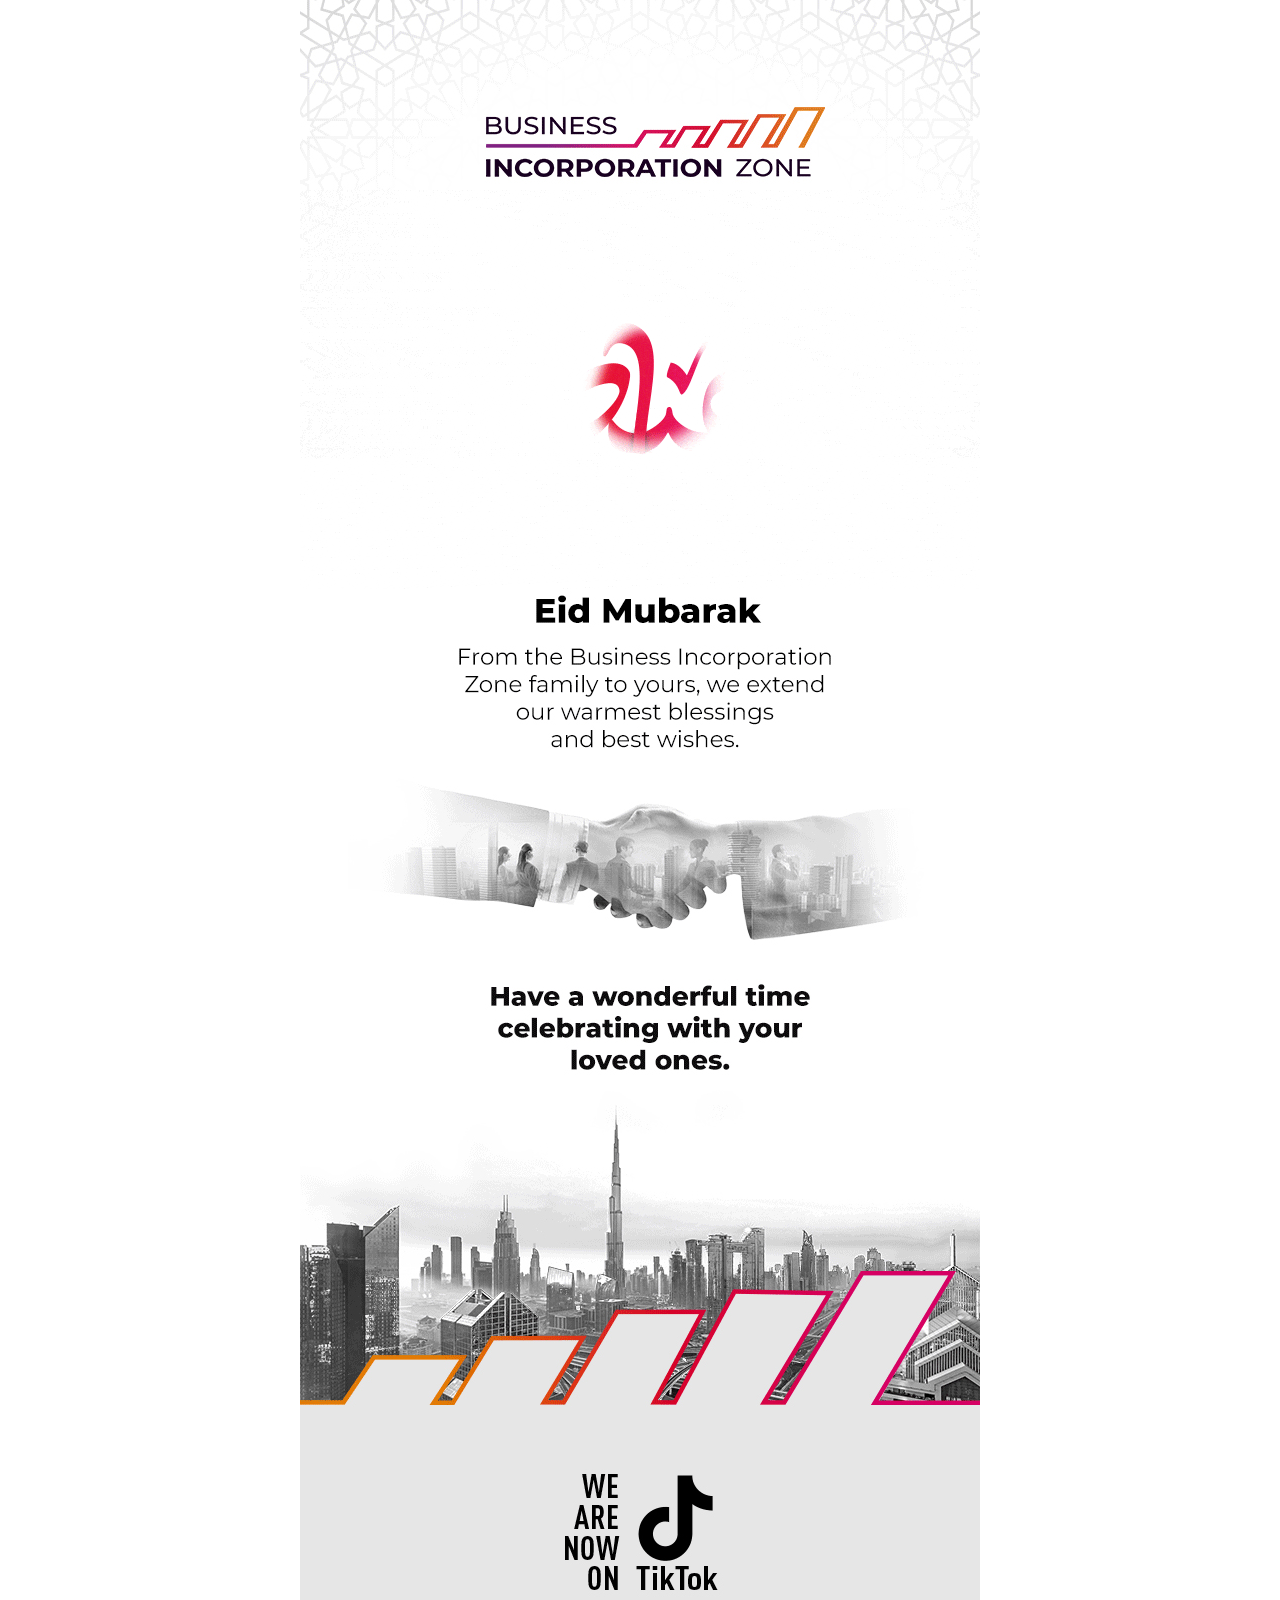
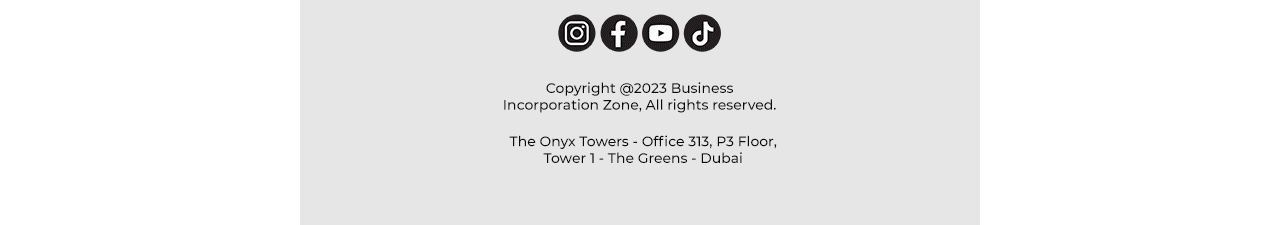
<file: BIZ-newsletter-30/index.html>
<!DOCTYPE html
  PUBLIC "-//W3C//DTD XHTML 1.0 Transitional//EN" "http://www.w3.org/TR/xhtml1/DTD/xhtml1-transitional.dtd">
<html xmlns="http://www.w3.org/1999/xhtml">

<head>
  <title>
    Business Setup in Dubai, UAE | Company Formation Dubai, UAE | BIZ
  </title>
  <meta http-equiv="Content-Type" content="text/html; charset=utf-8" />
  <meta name="viewport" content="width=device-width, initial-scale=1.0, maximum-scale=1.0" />
  <meta name="x-apple-disable-message-reformatting" />
  <style type="text/css">
    * {
      -ms-text-size-adjust: 100%;
      -webkit-text-size-adjust: none;
      -webkit-text-resize: 100%;
      text-resize: 100%;
    }

    * {
      -webkit-text-size-adjust: none;
    }

    a {
      outline: none;
      color: #40aceb;
      text-decoration: underline;
    }
  </style>
</head>

<body style="margin: 0; padding: 0" bgcolor="#ffffff">
  <table style="min-width: 320px" width="100%" cellspacing="0" cellpadding="0" bgcolor="#ffffff">
    <tbody>
      <tr style="border-collapse: collapse">
        <td style="padding: 0; margin: 0" valign="top">
          <table style="
                width: 680px !important;
                border-collapse: collapse;
                border-spacing: 0px;
                padding: 0;
                margin: 0;
                width: 100%;
                height: 100%;
                background-repeat: repeat;
                background-position: center top;
              " width="680" cellspacing="0" cellpadding="0">
            <tbody>
              <tr style="border-collapse: collapse">
                <td style="
                      min-width: 680px;
                      font-size: 0;
                      line-height: 0;
                      padding: 0;
                      margin: 0;
                    ">
                  &nbsp;
                </td>
              </tr>
            </tbody>
          </table>
        </td>
      </tr>
      <tr style="border-collapse: collapse">
        <td style="padding: 0; margin: 0" valign="top">
          <table style="
                border-collapse: collapse;
                border-spacing: 0px;
                padding: 0;
                margin: 0;
                width: 100%;
                height: 100%;
                background-repeat: repeat;
                background-position: center top;
              " width="100%" cellspacing="0" cellpadding="0">
            <tbody>
              <tr style="border-collapse: collapse">
                <td style="padding: 0; margin: 0" valign="top" bgcolor="#ffffff">
                  <table style="margin: 0 auto" width="680" cellspacing="0" cellpadding="0" border="0" align="center">
                    <tbody>
                      <tr style="
                            border-collapse: collapse;
                            line-height: 0;
                            font-size: 0;
                            border: 0;
                          ">
                        <td style="
                              padding: 0;
                              margin: 0;
                              line-height: 0;
                              font-size: 0;
                              border: 0;
                            " border="0" valign="top" bgcolor="#ffffff">
                          <a title="Ramadan & Business Go Hand In Hand" href="#" style="
                                -webkit-text-size-adjust: none;
                                -ms-text-size-adjust: none;
                                mso-line-height-rule: exactly;
                                text-decoration: underline;
                                color: #5c68e2;
                                font-size: 14px;
                              ">
                            <img title="Ramadan & Business Go Hand In Hand" src="Images/1.jpg"
                              alt="Business Setup in Dubai, UAE | Company Formation Dubai, UAE | BIZ" width="680" style="
                                  display: block;
                                  border: 0;
                                  outline: none;
                                  text-decoration: none;
                                  float: left;
                                  line-height: 0;
                                  font-size: 0;
                                  border: 0;
                                " />
                          </a>
                        </td>
                      </tr>
                      <tr style="
                            border-collapse: collapse;
                            line-height: 0;
                            font-size: 0;
                            border: 0;
                          ">
                        <td style="
                              padding: 0;
                              margin: 0;
                              line-height: 0;
                              font-size: 0;
                              border: 0;
                            " border="0" valign="top" bgcolor="#ffffff">
                          <a title="Ramadan & Business Go Hand In Hand" href="#" style="
                                -webkit-text-size-adjust: none;
                                -ms-text-size-adjust: none;
                                mso-line-height-rule: exactly;
                                text-decoration: underline;
                                color: #5c68e2;
                                font-size: 14px;
                              ">
                            <img title="Ramadan & Business Go Hand In Hand" src="Images/2.gif"
                              alt="Business Setup in Dubai, UAE | Company Formation Dubai, UAE | BIZ" width="680" style="
                                  display: block;
                                  border: 0;
                                  outline: none;
                                  text-decoration: none;
                                  float: left;
                                  line-height: 0;
                                  font-size: 0;
                                  border: 0;
                                " />
                          </a>
                        </td>
                      </tr>
                      
                      <tr style="
                            border-collapse: collapse;
                            line-height: 0;
                            font-size: 0;
                            border: 0;
                          ">
                        <td style="
                              padding: 0;
                              margin: 0;
                              line-height: 0;
                              font-size: 0;
                              border: 0;
                            " border="0" valign="top" bgcolor="#ffffff">
                          <a title="Singapore and Dubai are global business leaders" href="#" style="
                                -webkit-text-size-adjust: none;
                                -ms-text-size-adjust: none;
                                mso-line-height-rule: exactly;
                                text-decoration: underline;
                                color: #5c68e2;
                                font-size: 14px;
                              ">
                            <img title="Singapore and Dubai are global business leaders" src="Images/3.jpg"
                              alt="Business Setup in Dubai, UAE | Company Formation Dubai, UAE | BIZ" width="680" style="
                                  display: block;
                                  border: 0;
                                  outline: none;
                                  text-decoration: none;
                                  float: left;
                                  line-height: 0;
                                  font-size: 0;
                                  border: 0;
                                " />
                          </a>
                        </td>
                      </tr>
                      <tr style="
                            border-collapse: collapse;
                            line-height: 0;
                            font-size: 0;
                            border: 0;
                          ">
                        <td style="
                              padding: 0;
                              margin: 0;
                              line-height: 0;
                              font-size: 0;
                              border: 0;
                            " border="0" valign="top" bgcolor="#ffffff">
                          <a title="Singapore and Dubai are global business leaders" href="#" style="
                                -webkit-text-size-adjust: none;
                                -ms-text-size-adjust: none;
                                mso-line-height-rule: exactly;
                                text-decoration: underline;
                                color: #5c68e2;
                                font-size: 14px;
                              ">
                            <img title="Singapore and Dubai are global business leaders" src="Images/4.jpg"
                              alt="Business Setup in Dubai, UAE | Company Formation Dubai, UAE | BIZ" width="680" style="
                                  display: block;
                                  border: 0;
                                  outline: none;
                                  text-decoration: none;
                                  float: left;
                                  line-height: 0;
                                  font-size: 0;
                                  border: 0;
                                " />
                          </a>
                        </td>
                      </tr>
                      <tr style="
                            border-collapse: collapse;
                            line-height: 0;
                            font-size: 0;
                            border: 0;
                          ">
                        <td style="
                              padding: 0;
                              margin: 0;
                              line-height: 0;
                              font-size: 0;
                              border: 0;
                            " border="0" valign="top" bgcolor="#ffffff">
                          <a title="Singapore and Dubai are global business leaders" href="#" style="
                                -webkit-text-size-adjust: none;
                                -ms-text-size-adjust: none;
                                mso-line-height-rule: exactly;
                                text-decoration: underline;
                                color: #5c68e2;
                                font-size: 14px;
                              ">
                            <img title="Singapore and Dubai are global business leaders" src="Images/5.jpg"
                              alt="Business Setup in Dubai, UAE | Company Formation Dubai, UAE | BIZ" width="680" style="
                                  display: block;
                                  border: 0;
                                  outline: none;
                                  text-decoration: none;
                                  float: left;
                                  line-height: 0;
                                  font-size: 0;
                                  border: 0;
                                " />
                          </a>
                        </td>
                      </tr>
                      <tr style="
                            border-collapse: collapse;
                            line-height: 0;
                            font-size: 0;
                            border: 0;
                          ">
                        <td style="
                              padding: 0;
                              margin: 0;
                              line-height: 0;
                              font-size: 0;
                              border: 0;
                            " border="0" valign="top" bgcolor="#ffffff">
                          <a title="Singapore and Dubai are global business leaders" href="#" style="
                                -webkit-text-size-adjust: none;
                                -ms-text-size-adjust: none;
                                mso-line-height-rule: exactly;
                                text-decoration: underline;
                                color: #5c68e2;
                                font-size: 14px;
                              ">
                            <img title="Singapore and Dubai are global business leaders" src="Images/6.jpg"
                              alt="Business Setup in Dubai, UAE | Company Formation Dubai, UAE | BIZ" width="680" style="
                                  display: block;
                                  border: 0;
                                  outline: none;
                                  text-decoration: none;
                                  float: left;
                                  line-height: 0;
                                  font-size: 0;
                                  border: 0;
                                " />
                          </a>
                        </td>
                      </tr>
                      <tr style="border-collapse:collapse;line-height:0;font-size:0;border:0">
                        <td style="padding:0;margin:0;line-height:0;font-size:0;border:0" border="0" valign="top" bgcolor="" align="center"> 
                            <table cellpadding="0" cellspacing="0" class="es-table-not-adapt es-social" role="presentation" style="mso-table-lspace:0pt;mso-table-rspace:0pt;border-collapse:collapse;border-spacing:0px"> 
                                <tbody>
                                    <tr> 
                                      <td style="padding:0;margin:0;line-height:0;font-size:0;border:0" border="0" valign="top" bgcolor="#f7f7f7"> 
                                        <a title="Singapore and Dubai are global business leaders" href="tel:800249" style="-webkit-text-size-adjust:none;-ms-text-size-adjust:none;mso-line-height-rule:exactly;text-decoration:underline;color:#5C68E2;font-size:14px">
                                         <img title="Singapore and Dubai are global business leaders" src="Images/tl.jpg" alt="Business Setup in Dubai, UAE | Company Formation Dubai, UAE | BIZ" height="174" width="248" style="display:block;border:0;outline:none;text-decoration:none;float:left;line-height:0;font-size:0;border:0;">
                                        </a>
                                     </td>
                                        
                                        <td align="center" valign="top" style="padding:0;Margin:0;">
                                            <a title="Follow&nbsp;us&nbsp;on&nbsp;instagram" target="_blank" href="https://www.tiktok.com/@bizincorp" style="-webkit-text-size-adjust:none;-ms-text-size-adjust:none;mso-line-height-rule:exactly;text-decoration:underline;color:#5C68E2;font-size:14px">
                                                <img title="Follow&nbsp;us&nbsp;on&nbsp;Ticktock" src="Images/ticktock.jpg" height="174" alt="Business Setup in Dubai, UAE | Company Formation Dubai, UAE | BIZ" width="184" style="display:block;border:0;outline:none;text-decoration:none;-ms-interpolation-mode:bicubic">
                                            </a>
                                            
                                        </td>
                                        <td style="padding:0;margin:0;line-height:0;font-size:0;border:0" border="0" valign="top" bgcolor="#f7f7f7"> 
                                          <a title="Singapore and Dubai are global business leaders" href="tel:800249" style="-webkit-text-size-adjust:none;-ms-text-size-adjust:none;mso-line-height-rule:exactly;text-decoration:underline;color:#5C68E2;font-size:14px">
                                           <img title="Singapore and Dubai are global business leaders" src="Images/tl.jpg" alt="Business Setup in Dubai, UAE | Company Formation Dubai, UAE | BIZ" height="174" width="248" style="display:block;border:0;outline:none;text-decoration:none;float:left;line-height:0;font-size:0;border:0;">
                                          </a>
                                       </td>
                                    </tr> 
                              </tbody>
                            </table>
                        </td>
                    </tr>
                      <tr style="border-collapse:collapse;line-height:0;font-size:0;border:0">
                          <td style="padding:0;margin:0;line-height:0;font-size:0;border:0" border="0" valign="top" bgcolor="" align="center"> 
                              <table cellpadding="0" cellspacing="0" class="es-table-not-adapt es-social" role="presentation" style="mso-table-lspace:0pt;mso-table-rspace:0pt;border-collapse:collapse;border-spacing:0px"> 
                                  <tbody>
                                      <tr> 
                                        <td style="padding:0;margin:0;line-height:0;font-size:0;border:0" border="0" valign="top" bgcolor="#f7f7f7"> 
                                          <a title="Singapore and Dubai are global business leaders" href="tel:800249" style="-webkit-text-size-adjust:none;-ms-text-size-adjust:none;mso-line-height-rule:exactly;text-decoration:underline;color:#5C68E2;font-size:14px">
                                           <img title="Singapore and Dubai are global business leaders" src="Images/kl.jpg" alt="Business Setup in Dubai, UAE | Company Formation Dubai, UAE | BIZ" height="43" width="256" style="display:block;border:0;outline:none;text-decoration:none;float:left;line-height:0;font-size:0;border:0;">
                                          </a>
                                       </td>
                                          
                                          <td align="center" valign="top" style="padding:0;Margin:0;">
                                              <a title="Follow&nbsp;us&nbsp;on&nbsp;instagram" target="_blank" href="https://www.instagram.com/businessincorporationzone/" style="-webkit-text-size-adjust:none;-ms-text-size-adjust:none;mso-line-height-rule:exactly;text-decoration:underline;color:#5C68E2;font-size:14px">
                                                  <img title="Follow&nbsp;us&nbsp;on&nbsp;instagram" src="Images/instagram.jpg" height="43" alt="Business Setup in Dubai, UAE | Company Formation Dubai, UAE | BIZ" width="42" style="display:block;border:0;outline:none;text-decoration:none;-ms-interpolation-mode:bicubic">
                                              </a>
                                              
                                          </td>
                                          <td align="center" valign="top" style="padding:0;Margin:0;">
                                              <a title="Follow&nbsp;us&nbsp;on&nbsp;facebook" target="_blank" href="https://www.facebook.com/bizincorpuae/" style="-webkit-text-size-adjust:none;-ms-text-size-adjust:none;mso-line-height-rule:exactly;text-decoration:underline;color:#5C68E2;font-size:14px">
                                                  <img title="Follow&nbsp;us&nbsp;on&nbsp;facebook" src="Images/facebook.jpg" height="43" alt="Business Setup in Dubai, UAE | Company Formation Dubai, UAE | BIZ" width="42" style="display:block;border:0;outline:none;text-decoration:none;-ms-interpolation-mode:bicubic">
                                              </a>
                                          </td>
                                          <td align="center" valign="top" style="padding:0;Margin:0;">
                                              <a title="Follow&nbsp;us&nbsp;on&nbsp;youtube" target="_blank" href="https://www.youtube.com/@businessincorporationzoneb3384" style="-webkit-text-size-adjust:none;-ms-text-size-adjust:none;mso-line-height-rule:exactly;text-decoration:underline;color:#5C68E2;font-size:14px">
                                                  <img title="Follow&nbsp;us&nbsp;on&nbsp;youtube" src="Images/youtube.jpg" height="43" alt="Business Setup in Dubai, UAE | Company Formation Dubai, UAE | BIZ" width="42" style="display:block;border:0;outline:none;text-decoration:none;-ms-interpolation-mode:bicubic">
                                              </a>
                                          </td>
                                          <td align="center" valign="top" style="padding:0;Margin:0;">
                                              <a title="Follow&nbsp;us&nbsp;on&nbsp;ticktock" target="_blank" href="https://www.tiktok.com/@bizincorp" style="-webkit-text-size-adjust:none;-ms-text-size-adjust:none;mso-line-height-rule:exactly;text-decoration:underline;color:#5C68E2;font-size:14px">
                                                  <img title="Follow&nbsp;us&nbsp;on&nbsp;ticktock" src="Images/ticktock1.jpg" height="43" alt="Business Setup in Dubai, UAE | Company Formation Dubai, UAE | BIZ" width="42" style="display:block;border:0;outline:none;text-decoration:none;-ms-interpolation-mode:bicubic">
                                              </a>
                                          </td>
                                          <td style="padding:0;margin:0;line-height:0;font-size:0;border:0" border="0" valign="top" bgcolor="#f7f7f7"> 
                                            <a title="Singapore and Dubai are global business leaders" href="tel:800249" style="-webkit-text-size-adjust:none;-ms-text-size-adjust:none;mso-line-height-rule:exactly;text-decoration:underline;color:#5C68E2;font-size:14px">
                                             <img title="Singapore and Dubai are global business leaders" src="Images/kl.jpg" alt="Business Setup in Dubai, UAE | Company Formation Dubai, UAE | BIZ" height="43" width="256" style="display:block;border:0;outline:none;text-decoration:none;float:left;line-height:0;font-size:0;border:0;">
                                            </a>
                                         </td>
                                      </tr> 
                                </tbody>
                              </table>
                          </td>
                      </tr>
                      <tr style="
                            border-collapse: collapse;
                            line-height: 0;
                            font-size: 0;
                            border: 0;
                          ">
                        <td style="
                              padding: 0;
                              margin: 0;
                              line-height: 0;
                              font-size: 0;
                              border: 0;
                            " border="0" valign="top" bgcolor="#ffffff">
                          <a title="Singapore and Dubai are global business leaders" href="#" style="
                                -webkit-text-size-adjust: none;
                                -ms-text-size-adjust: none;
                                mso-line-height-rule: exactly;
                                text-decoration: underline;
                                color: #5c68e2;
                                font-size: 14px;
                              ">
                            <img title="Singapore and Dubai are global business leaders" src="Images/bottom.jpg"
                              alt="Business Setup in Dubai, UAE | Company Formation Dubai, UAE | BIZ" width="680" style="
                                  display: block;
                                  border: 0;
                                  outline: none;
                                  text-decoration: none;
                                  float: left;
                                  line-height: 0;
                                  font-size: 0;
                                  border: 0;
                                " />
                          </a>
                        </td>
                      </tr>
                    </tbody>
                  </table>
                </td>
              </tr>
            </tbody>
          </table>
        </td>
      </tr>
      <tr style="border-collapse: collapse">
        <td style="line-height: 0; padding: 0; margin: 0">
          <div style="display: none; white-space: nowrap; font: 15px/1px courier">
            &nbsp; &nbsp; &nbsp; &nbsp; &nbsp; &nbsp; &nbsp; &nbsp; &nbsp;
            &nbsp; &nbsp; &nbsp; &nbsp; &nbsp; &nbsp; &nbsp; &nbsp; &nbsp;
            &nbsp; &nbsp; &nbsp; &nbsp; &nbsp; &nbsp; &nbsp; &nbsp; &nbsp;
            &nbsp; &nbsp; &nbsp; &nbsp; &nbsp; &nbsp;
          </div>
        </td>
      </tr>
    </tbody>
  </table>
</body>

</html>
</file>
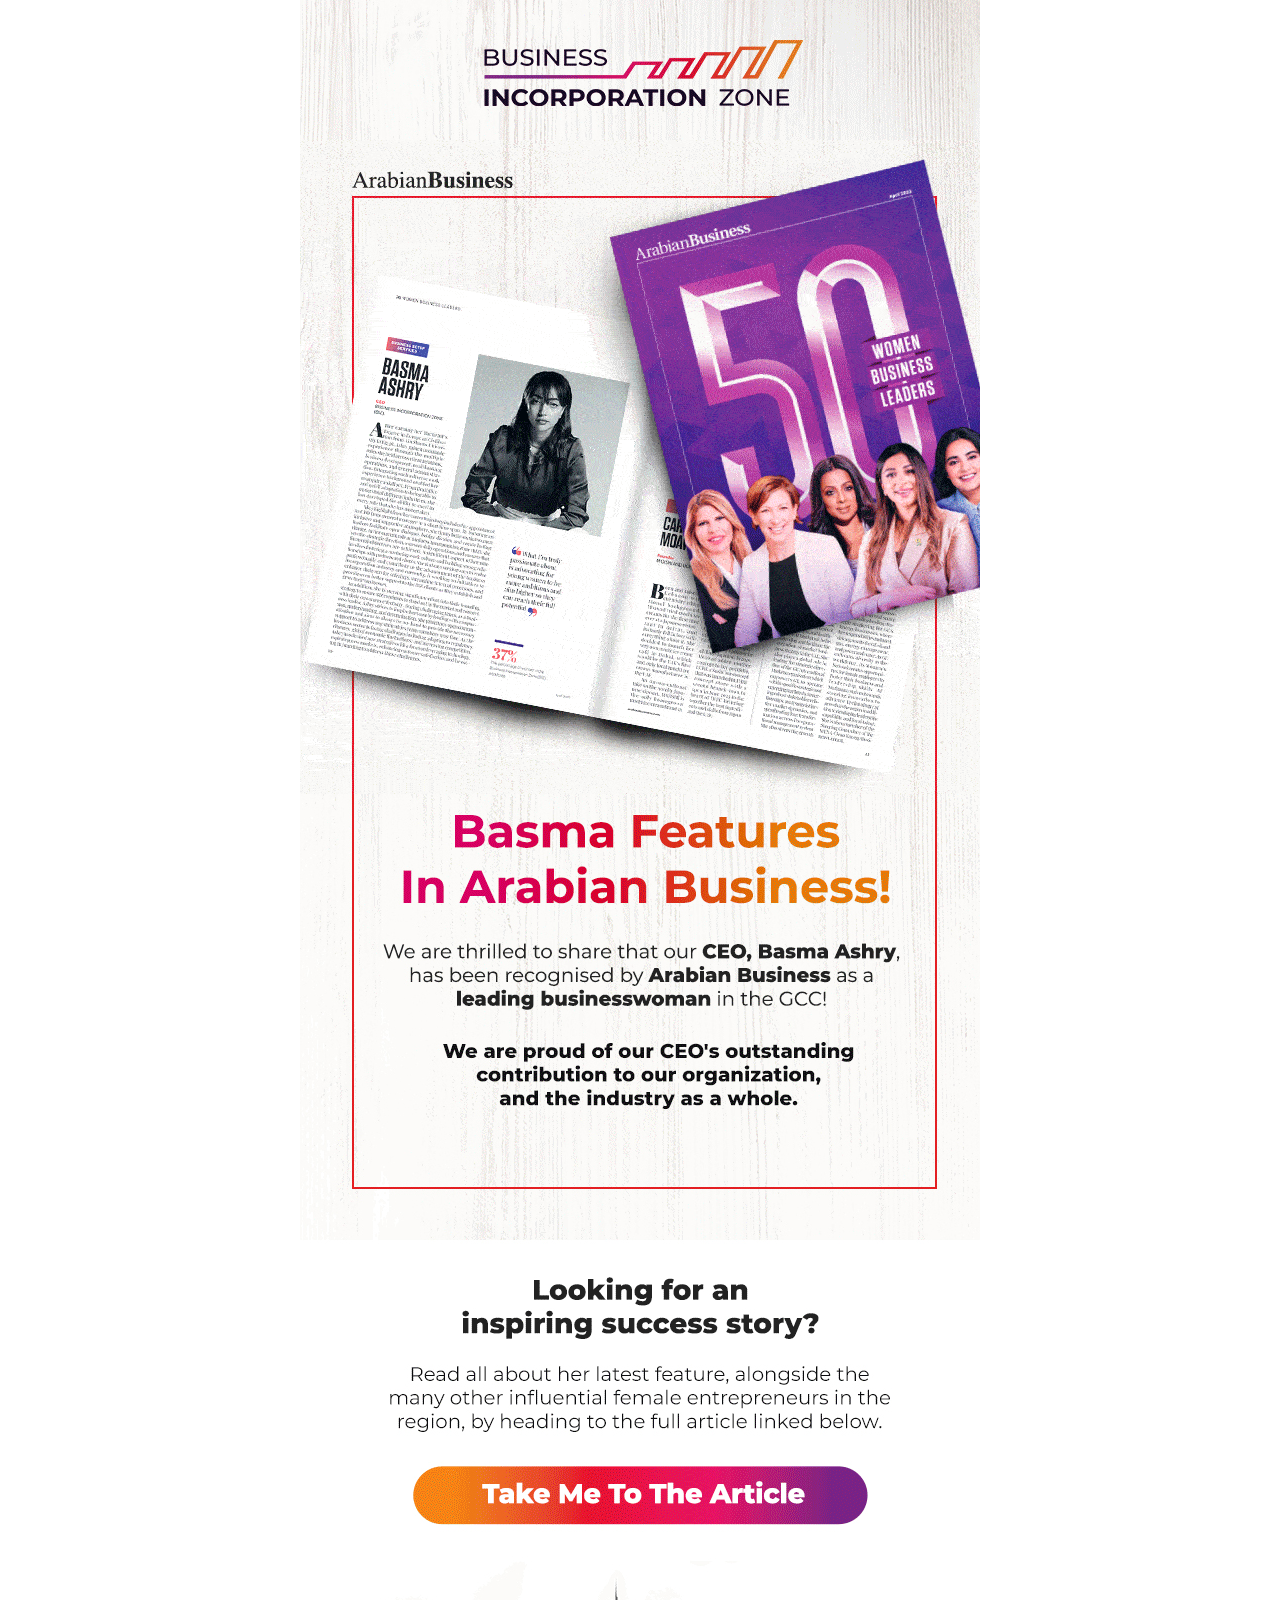
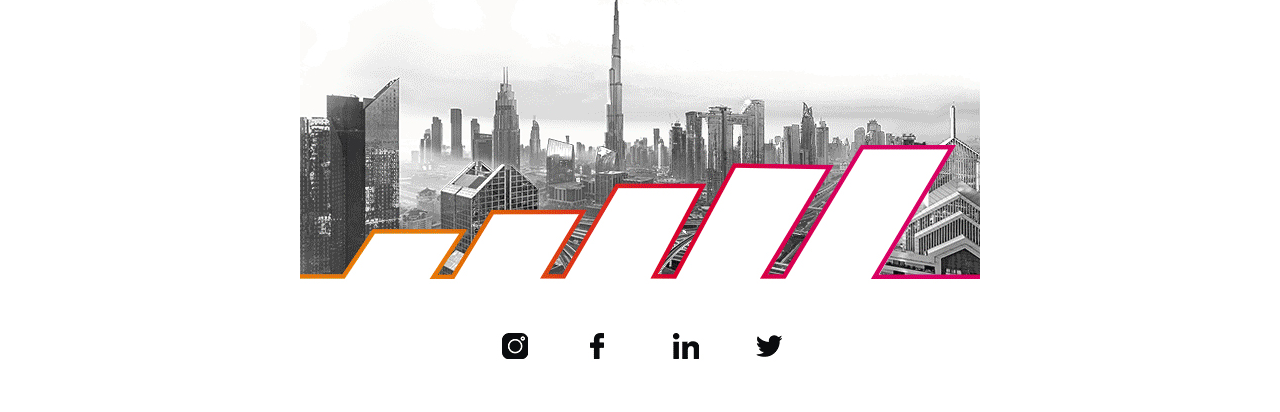
<file: BIZ-newsletter-31/index.html>
<!DOCTYPE html
  PUBLIC "-//W3C//DTD XHTML 1.0 Transitional//EN" "http://www.w3.org/TR/xhtml1/DTD/xhtml1-transitional.dtd">
<html xmlns="http://www.w3.org/1999/xhtml">

<head>
  <title>
    Business Setup in Dubai, UAE | Company Formation Dubai, UAE | BIZ
  </title>
  <meta http-equiv="Content-Type" content="text/html; charset=utf-8" />
  <meta name="viewport" content="width=device-width, initial-scale=1.0, maximum-scale=1.0" />
  <meta name="x-apple-disable-message-reformatting" />
  <style type="text/css">
    * {
      -ms-text-size-adjust: 100%;
      -webkit-text-size-adjust: none;
      -webkit-text-resize: 100%;
      text-resize: 100%;
    }

    * {
      -webkit-text-size-adjust: none;
    }

    a {
      outline: none;
      color: #40aceb;
      text-decoration: underline;
    }
  </style>
</head>

<body style="margin: 0; padding: 0" bgcolor="#ffffff">
  <table style="min-width: 320px" width="100%" cellspacing="0" cellpadding="0" bgcolor="#ffffff">
    <tbody>
      <tr style="border-collapse: collapse">
        <td style="padding: 0; margin: 0" valign="top">
          <table style="
                width: 680px !important;
                border-collapse: collapse;
                border-spacing: 0px;
                padding: 0;
                margin: 0;
                width: 100%;
                height: 100%;
                background-repeat: repeat;
                background-position: center top;
              " width="680" cellspacing="0" cellpadding="0">
            <tbody>
              <tr style="border-collapse: collapse">
                <td style="
                      min-width: 680px;
                      font-size: 0;
                      line-height: 0;
                      padding: 0;
                      margin: 0;
                    ">
                  &nbsp;
                </td>
              </tr>
            </tbody>
          </table>
        </td>
      </tr>
      <tr style="border-collapse: collapse">
        <td style="padding: 0; margin: 0" valign="top">
          <table style="
                border-collapse: collapse;
                border-spacing: 0px;
                padding: 0;
                margin: 0;
                width: 100%;
                height: 100%;
                background-repeat: repeat;
                background-position: center top;
              " width="100%" cellspacing="0" cellpadding="0">
            <tbody>
              <tr style="border-collapse: collapse">
                <td style="padding: 0; margin: 0" valign="top" bgcolor="#ffffff">
                  <table style="margin: 0 auto" width="680" cellspacing="0" cellpadding="0" border="0" align="center">
                    <tbody>
                      <tr style="
                            border-collapse: collapse;
                            line-height: 0;
                            font-size: 0;
                            border: 0;
                          ">
                        <td style="
                              padding: 0;
                              margin: 0;
                              line-height: 0;
                              font-size: 0;
                              border: 0;
                            " border="0" valign="top" bgcolor="#ffffff">
                          <a title="Ramadan & Business Go Hand In Hand" href="#" style="
                                -webkit-text-size-adjust: none;
                                -ms-text-size-adjust: none;
                                mso-line-height-rule: exactly;
                                text-decoration: underline;
                                color: #5c68e2;
                                font-size: 14px;
                              ">
                            <img title="Ramadan & Business Go Hand In Hand" src="Images/1.jpg"
                              alt="Business Setup in Dubai, UAE | Company Formation Dubai, UAE | BIZ" width="680" style="
                                  display: block;
                                  border: 0;
                                  outline: none;
                                  text-decoration: none;
                                  float: left;
                                  line-height: 0;
                                  font-size: 0;
                                  border: 0;
                                " />
                          </a>
                        </td>
                      </tr>
                      <tr style="
                            border-collapse: collapse;
                            line-height: 0;
                            font-size: 0;
                            border: 0;
                          ">
                        <td style="
                              padding: 0;
                              margin: 0;
                              line-height: 0;
                              font-size: 0;
                              border: 0;
                            " border="0" valign="top" bgcolor="#ffffff">
                          <a title="Ramadan & Business Go Hand In Hand" href="https://www.linkedin.com/posts/arabian-business_revealed-arabian-business-50-inspiring-women-activity-7051526933829869568-t_8V?utm_source=share&utm_medium=member_ios
                          " style="
                                -webkit-text-size-adjust: none;
                                -ms-text-size-adjust: none;
                                mso-line-height-rule: exactly;
                                text-decoration: underline;
                                color: #5c68e2;
                                font-size: 14px;
                              ">
                            <img title="Ramadan & Business Go Hand In Hand" src="Images/2.gif"
                              alt="Business Setup in Dubai, UAE | Company Formation Dubai, UAE | BIZ" width="680" style="
                                  display: block;
                                  border: 0;
                                  outline: none;
                                  text-decoration: none;
                                  float: left;
                                  line-height: 0;
                                  font-size: 0;
                                  border: 0;
                                " />
                          </a>
                        </td>
                      </tr>
                      
                      <tr style="
                            border-collapse: collapse;
                            line-height: 0;
                            font-size: 0;
                            border: 0;
                          ">
                        <td style="
                              padding: 0;
                              margin: 0;
                              line-height: 0;
                              font-size: 0;
                              border: 0;
                            " border="0" valign="top" bgcolor="#ffffff">
                          <a title="Basma Features In Arabian Business!" href="#" style="
                                -webkit-text-size-adjust: none;
                                -ms-text-size-adjust: none;
                                mso-line-height-rule: exactly;
                                text-decoration: underline;
                                color: #5c68e2;
                                font-size: 14px;
                              ">
                            <img title="Basma Features In Arabian Business!" src="Images/3.jpg"
                              alt="Business Setup in Dubai, UAE | Company Formation Dubai, UAE | BIZ" width="680" style="
                                  display: block;
                                  border: 0;
                                  outline: none;
                                  text-decoration: none;
                                  float: left;
                                  line-height: 0;
                                  font-size: 0;
                                  border: 0;
                                " />
                          </a>
                        </td>
                      </tr>
                      <tr style="
                            border-collapse: collapse;
                            line-height: 0;
                            font-size: 0;
                            border: 0;
                          ">
                        <td style="
                              padding: 0;
                              margin: 0;
                              line-height: 0;
                              font-size: 0;
                              border: 0;
                            " border="0" valign="top" bgcolor="#ffffff">
                          <a title="Basma Features In Arabian Business!" href="#" style="
                                -webkit-text-size-adjust: none;
                                -ms-text-size-adjust: none;
                                mso-line-height-rule: exactly;
                                text-decoration: underline;
                                color: #5c68e2;
                                font-size: 14px;
                              ">
                            <img title="Basma Features In Arabian Business!" src="Images/4.jpg"
                              alt="Business Setup in Dubai, UAE | Company Formation Dubai, UAE | BIZ" width="680" style="
                                  display: block;
                                  border: 0;
                                  outline: none;
                                  text-decoration: none;
                                  float: left;
                                  line-height: 0;
                                  font-size: 0;
                                  border: 0;
                                " />
                          </a>
                        </td>
                      </tr>
                      <tr style="
                            border-collapse: collapse;
                            line-height: 0;
                            font-size: 0;
                            border: 0;
                          ">
                        <td style="
                              padding: 0;
                              margin: 0;
                              line-height: 0;
                              font-size: 0;
                              border: 0;
                            " border="0" valign="top" bgcolor="#ffffff">
                          <a title="Basma Features In Arabian Business!" href="#" style="
                                -webkit-text-size-adjust: none;
                                -ms-text-size-adjust: none;
                                mso-line-height-rule: exactly;
                                text-decoration: underline;
                                color: #5c68e2;
                                font-size: 14px;
                              ">
                            <img title="Basma Features In Arabian Business!" src="Images/5.jpg"
                              alt="Business Setup in Dubai, UAE | Company Formation Dubai, UAE | BIZ" width="680" style="
                                  display: block;
                                  border: 0;
                                  outline: none;
                                  text-decoration: none;
                                  float: left;
                                  line-height: 0;
                                  font-size: 0;
                                  border: 0;
                                " />
                          </a>
                        </td>
                      </tr>
                      <tr style="
                            border-collapse: collapse;
                            line-height: 0;
                            font-size: 0;
                            border: 0;
                          ">
                        <td style="
                              padding: 0;
                              margin: 0;
                              line-height: 0;
                              font-size: 0;
                              border: 0;
                            " border="0" valign="top" bgcolor="#ffffff">
                          <a title="Basma Features In Arabian Business!" href="https://www.linkedin.com/posts/arabian-business_revealed-arabian-business-50-inspiring-women-activity-7051526933829869568-t_8V?utm_source=share&utm_medium=member_ios
                          " style="
                                -webkit-text-size-adjust: none;
                                -ms-text-size-adjust: none;
                                mso-line-height-rule: exactly;
                                text-decoration: underline;
                                color: #5c68e2;
                                font-size: 14px;
                              ">
                            <img title="Basma Features In Arabian Business!" src="Images/6.jpg"
                              alt="Business Setup in Dubai, UAE | Company Formation Dubai, UAE | BIZ" width="680" style="
                                  display: block;
                                  border: 0;
                                  outline: none;
                                  text-decoration: none;
                                  float: left;
                                  line-height: 0;
                                  font-size: 0;
                                  border: 0;
                                " />
                          </a>
                        </td>
                      </tr>
                      <tr style="
                            border-collapse: collapse;
                            line-height: 0;
                            font-size: 0;
                            border: 0;
                          ">
                        <td style="
                              padding: 0;
                              margin: 0;
                              line-height: 0;
                              font-size: 0;
                              border: 0;
                            " border="0" valign="top" bgcolor="#ffffff">
                          <a title="Basma Features In Arabian Business!" href="https://www.linkedin.com/posts/arabian-business_revealed-arabian-business-50-inspiring-women-activity-7051526933829869568-t_8V?utm_source=share&utm_medium=member_ios
                          " style="
                                -webkit-text-size-adjust: none;
                                -ms-text-size-adjust: none;
                                mso-line-height-rule: exactly;
                                text-decoration: underline;
                                color: #5c68e2;
                                font-size: 14px;
                              ">
                            <img title="Basma Features In Arabian Business!" src="Images/7.jpg"
                              alt="Business Setup in Dubai, UAE | Company Formation Dubai, UAE | BIZ" width="680" style="
                                  display: block;
                                  border: 0;
                                  outline: none;
                                  text-decoration: none;
                                  float: left;
                                  line-height: 0;
                                  font-size: 0;
                                  border: 0;
                                " />
                          </a>
                        </td>
                      </tr>
                      <tr style="border-collapse:collapse;line-height:0;font-size:0;border:0">
                        <td style="padding:0;margin:0;line-height:0;font-size:0;border:0" border="0" valign="top" bgcolor="" align="center"> 
                            <table cellpadding="0" cellspacing="0" class="es-table-not-adapt es-social" role="presentation" style="mso-table-lspace:0pt;mso-table-rspace:0pt;border-collapse:collapse;border-spacing:0px"> 
                                <tbody>
                                    <tr> 
                                      <td style="padding:0;margin:0;line-height:0;font-size:0;border:0" border="0" valign="top" bgcolor="#f7f7f7"> 
                                        <a title="Basma Features In Arabian Business!" href="tel:800249" style="-webkit-text-size-adjust:none;-ms-text-size-adjust:none;mso-line-height-rule:exactly;text-decoration:underline;color:#5C68E2;font-size:14px">
                                         <img title="Basma Features In Arabian Business!" src="Images/kl.jpg" alt="Business Setup in Dubai, UAE | Company Formation Dubai, UAE | BIZ" height="70" width="172" style="display:block;border:0;outline:none;text-decoration:none;float:left;line-height:0;font-size:0;border:0;">
                                        </a>
                                     </td>
                                        
                                        <td align="center" valign="top" style="padding:0;Margin:0;">
                                            <a title="Follow&nbsp;us&nbsp;on&nbsp;instagram" target="_blank" href="https://www.instagram.com/businessincorporationzone/" style="-webkit-text-size-adjust:none;-ms-text-size-adjust:none;mso-line-height-rule:exactly;text-decoration:underline;color:#5C68E2;font-size:14px">
                                                <img title="Follow&nbsp;us&nbsp;on&nbsp;instagram" src="Images/instagram.jpg" height="70" alt="Business Setup in Dubai, UAE | Company Formation Dubai, UAE | BIZ" width="84" style="display:block;border:0;outline:none;text-decoration:none;-ms-interpolation-mode:bicubic">
                                            </a>
                                            
                                        </td>
                                        <td align="center" valign="top" style="padding:0;Margin:0;">
                                            <a title="Follow&nbsp;us&nbsp;on&nbsp;facebook" target="_blank" href="https://www.facebook.com/bizincorpuae/" style="-webkit-text-size-adjust:none;-ms-text-size-adjust:none;mso-line-height-rule:exactly;text-decoration:underline;color:#5C68E2;font-size:14px">
                                                <img title="Follow&nbsp;us&nbsp;on&nbsp;facebook" src="Images/facebook.jpg" height="70" alt="Business Setup in Dubai, UAE | Company Formation Dubai, UAE | BIZ" width="84" style="display:block;border:0;outline:none;text-decoration:none;-ms-interpolation-mode:bicubic">
                                            </a>
                                        </td>
                                        <td align="center" valign="top" style="padding:0;Margin:0;">
                                            <a title="Follow&nbsp;us&nbsp;on&nbsp;linkedin" target="_blank" href="https://ae.linkedin.com/company/business-incorporation-zone" style="-webkit-text-size-adjust:none;-ms-text-size-adjust:none;mso-line-height-rule:exactly;text-decoration:underline;color:#5C68E2;font-size:14px">
                                                <img title="Follow&nbsp;us&nbsp;on&nbsp;linkedin" src="Images/linkedin.jpg" height="70" alt="Business Setup in Dubai, UAE | Company Formation Dubai, UAE | BIZ" width="84" style="display:block;border:0;outline:none;text-decoration:none;-ms-interpolation-mode:bicubic">
                                            </a>
                                        </td>
                                        <td align="center" valign="top" style="padding:0;Margin:0;">
                                            <a title="Follow&nbsp;us&nbsp;on&nbsp;twitter" target="_blank" href="https://twitter.com/bizincorp" style="-webkit-text-size-adjust:none;-ms-text-size-adjust:none;mso-line-height-rule:exactly;text-decoration:underline;color:#5C68E2;font-size:14px">
                                                <img title="Follow&nbsp;us&nbsp;on&nbsp;twitter" src="Images/twitter.jpg" height="70" alt="Business Setup in Dubai, UAE | Company Formation Dubai, UAE | BIZ" width="84" style="display:block;border:0;outline:none;text-decoration:none;-ms-interpolation-mode:bicubic">
                                            </a>
                                        </td>
                                        <td style="padding:0;margin:0;line-height:0;font-size:0;border:0" border="0" valign="top" bgcolor="#f7f7f7"> 
                                          <a title="Basma Features In Arabian Business!" href="tel:800249" style="-webkit-text-size-adjust:none;-ms-text-size-adjust:none;mso-line-height-rule:exactly;text-decoration:underline;color:#5C68E2;font-size:14px">
                                           <img title="Basma Features In Arabian Business!" src="Images/kl.jpg" alt="Business Setup in Dubai, UAE | Company Formation Dubai, UAE | BIZ" height="70" width="172" style="display:block;border:0;outline:none;text-decoration:none;float:left;line-height:0;font-size:0;border:0;">
                                          </a>
                                       </td>
                                    </tr> 
                              </tbody>
                            </table>
                        </td>
                    </tr>
                      <tr style="
                            border-collapse: collapse;
                            line-height: 0;
                            font-size: 0;
                            border: 0;
                          ">
                        <td style="
                              padding: 0;
                              margin: 0;
                              line-height: 0;
                              font-size: 0;
                              border: 0;
                            " border="0" valign="top" bgcolor="#ffffff">
                          <a title="Basma Features In Arabian Business!" href="#" style="
                                -webkit-text-size-adjust: none;
                                -ms-text-size-adjust: none;
                                mso-line-height-rule: exactly;
                                text-decoration: underline;
                                color: #5c68e2;
                                font-size: 14px;
                              ">
                            <img title="Basma Features In Arabian Business!" src="Images/bottom.jpg"
                              alt="Business Setup in Dubai, UAE | Company Formation Dubai, UAE | BIZ" width="680" style="
                                  display: block;
                                  border: 0;
                                  outline: none;
                                  text-decoration: none;
                                  float: left;
                                  line-height: 0;
                                  font-size: 0;
                                  border: 0;
                                " />
                          </a>
                        </td>
                      </tr>
                    </tbody>
                  </table>
                </td>
              </tr>
            </tbody>
          </table>
        </td>
      </tr>
      <tr style="border-collapse: collapse">
        <td style="line-height: 0; padding: 0; margin: 0">
          <div style="display: none; white-space: nowrap; font: 15px/1px courier">
            &nbsp; &nbsp; &nbsp; &nbsp; &nbsp; &nbsp; &nbsp; &nbsp; &nbsp;
            &nbsp; &nbsp; &nbsp; &nbsp; &nbsp; &nbsp; &nbsp; &nbsp; &nbsp;
            &nbsp; &nbsp; &nbsp; &nbsp; &nbsp; &nbsp; &nbsp; &nbsp; &nbsp;
            &nbsp; &nbsp; &nbsp; &nbsp; &nbsp; &nbsp;
          </div>
        </td>
      </tr>
    </tbody>
  </table>
</body>

</html>
</file>
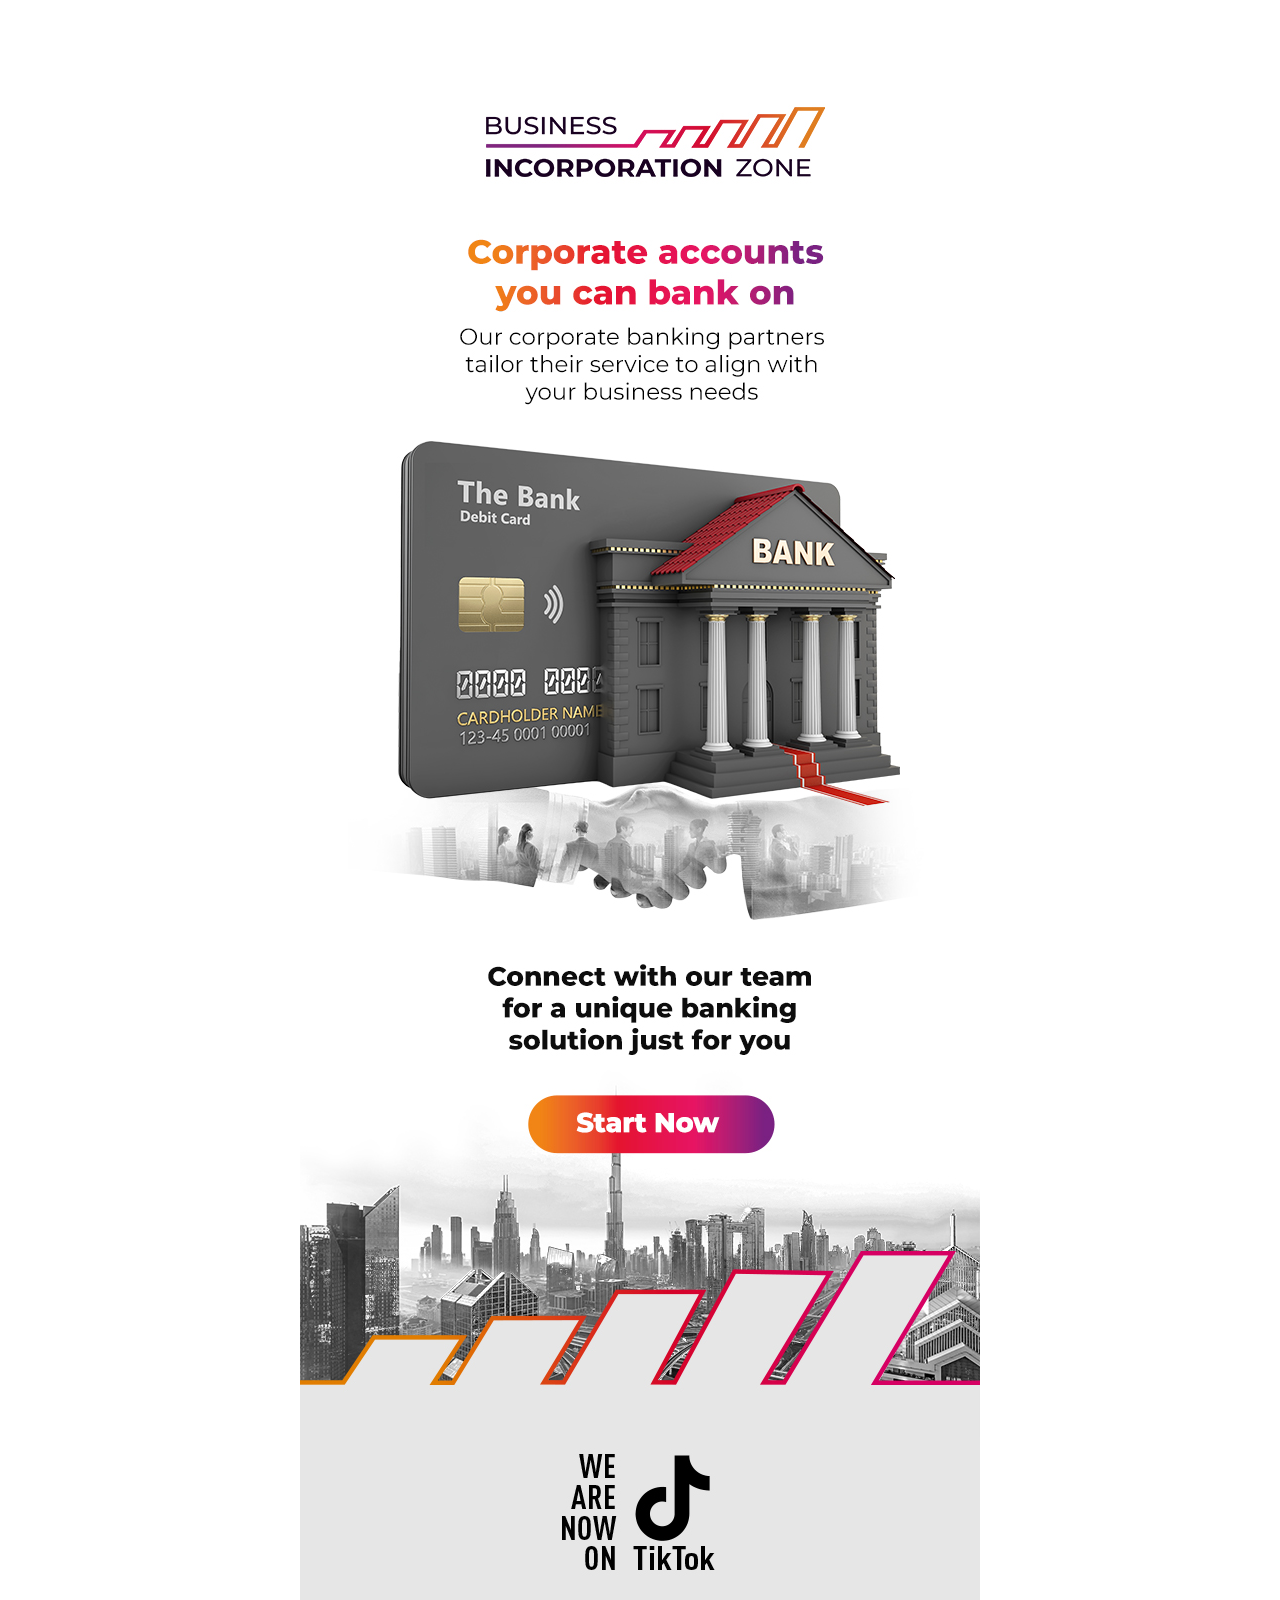
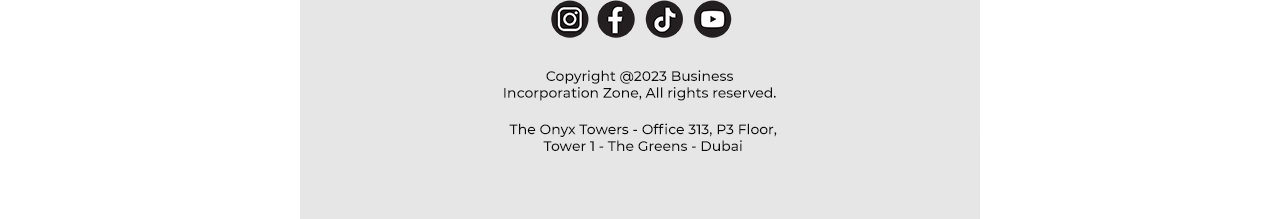
<file: BIZ-newsletter-32/index.html>
<!DOCTYPE html
  PUBLIC "-//W3C//DTD XHTML 1.0 Transitional//EN" "http://www.w3.org/TR/xhtml1/DTD/xhtml1-transitional.dtd">
<html xmlns="http://www.w3.org/1999/xhtml">

<head>
  <title>
    Business Setup in Dubai, UAE | Company Formation Dubai, UAE | BIZ
  </title>
  <meta http-equiv="Content-Type" content="text/html; charset=utf-8" />
  <meta name="viewport" content="width=device-width, initial-scale=1.0, maximum-scale=1.0" />
  <meta name="x-apple-disable-message-reformatting" />
  <style type="text/css">
    * {
      -ms-text-size-adjust: 100%;
      -webkit-text-size-adjust: none;
      -webkit-text-resize: 100%;
      text-resize: 100%;
    }

    * {
      -webkit-text-size-adjust: none;
    }

    a {
      outline: none;
      color: #40aceb;
      text-decoration: underline;
    }
  </style>
</head>

<body style="margin: 0; padding: 0" bgcolor="#ffffff">
  <table style="min-width: 320px" width="100%" cellspacing="0" cellpadding="0" bgcolor="#ffffff">
    <tbody>
      <tr style="border-collapse: collapse">
        <td style="padding: 0; margin: 0" valign="top">
          <table style="
                width: 680px !important;
                border-collapse: collapse;
                border-spacing: 0px;
                padding: 0;
                margin: 0;
                width: 100%;
                height: 100%;
                background-repeat: repeat;
                background-position: center top;
              " width="680" cellspacing="0" cellpadding="0">
            <tbody>
              <tr style="border-collapse: collapse">
                <td style="
                      min-width: 680px;
                      font-size: 0;
                      line-height: 0;
                      padding: 0;
                      margin: 0;
                    ">
                  &nbsp;
                </td>
              </tr>
            </tbody>
          </table>
        </td>
      </tr>
      <tr style="border-collapse: collapse">
        <td style="padding: 0; margin: 0" valign="top">
          <table style="
                border-collapse: collapse;
                border-spacing: 0px;
                padding: 0;
                margin: 0;
                width: 100%;
                height: 100%;
                background-repeat: repeat;
                background-position: center top;
              " width="100%" cellspacing="0" cellpadding="0">
            <tbody>
              <tr style="border-collapse: collapse">
                <td style="padding: 0; margin: 0" valign="top" bgcolor="#ffffff">
                  <table style="margin: 0 auto" width="680" cellspacing="0" cellpadding="0" border="0" align="center">
                    <tbody>
                      <tr style="
                            border-collapse: collapse;
                            line-height: 0;
                            font-size: 0;
                            border: 0;
                          ">
                        <td style="
                              padding: 0;
                              margin: 0;
                              line-height: 0;
                              font-size: 0;
                              border: 0;
                            " border="0" valign="top" bgcolor="#ffffff">
                          <a title="Ramadan & Business Go Hand In Hand" href="#" style="
                                -webkit-text-size-adjust: none;
                                -ms-text-size-adjust: none;
                                mso-line-height-rule: exactly;
                                text-decoration: underline;
                                color: #5c68e2;
                                font-size: 14px;
                              ">
                            <img title="Ramadan & Business Go Hand In Hand" src="Images/1.png"
                              alt="Business Setup in Dubai, UAE | Company Formation Dubai, UAE | BIZ" width="680" style="
                                  display: block;
                                  border: 0;
                                  outline: none;
                                  text-decoration: none;
                                  float: left;
                                  line-height: 0;
                                  font-size: 0;
                                  border: 0;
                                " />
                          </a>
                        </td>
                      </tr>
                      <tr style="
                            border-collapse: collapse;
                            line-height: 0;
                            font-size: 0;
                            border: 0;
                          ">
                        <td style="
                              padding: 0;
                              margin: 0;
                              line-height: 0;
                              font-size: 0;
                              border: 0;
                            " border="0" valign="top" bgcolor="#ffffff">
                          <a title="Ramadan & Business Go Hand In Hand" href="#" style="
                                -webkit-text-size-adjust: none;
                                -ms-text-size-adjust: none;
                                mso-line-height-rule: exactly;
                                text-decoration: underline;
                                color: #5c68e2;
                                font-size: 14px;
                              ">
                            <img title="Ramadan & Business Go Hand In Hand" src="Images/2.png"
                              alt="Business Setup in Dubai, UAE | Company Formation Dubai, UAE | BIZ" width="680" style="
                                  display: block;
                                  border: 0;
                                  outline: none;
                                  text-decoration: none;
                                  float: left;
                                  line-height: 0;
                                  font-size: 0;
                                  border: 0;
                                " />
                          </a>
                        </td>
                      </tr>
                      
                      <tr style="
                            border-collapse: collapse;
                            line-height: 0;
                            font-size: 0;
                            border: 0;
                          ">
                        <td style="
                              padding: 0;
                              margin: 0;
                              line-height: 0;
                              font-size: 0;
                              border: 0;
                            " border="0" valign="top" bgcolor="#ffffff">
                          <a title="Basma Features In Arabian Business!" href="#" style="
                                -webkit-text-size-adjust: none;
                                -ms-text-size-adjust: none;
                                mso-line-height-rule: exactly;
                                text-decoration: underline;
                                color: #5c68e2;
                                font-size: 14px;
                              ">
                            <img title="Basma Features In Arabian Business!" src="Images/3.png"
                              alt="Business Setup in Dubai, UAE | Company Formation Dubai, UAE | BIZ" width="680" style="
                                  display: block;
                                  border: 0;
                                  outline: none;
                                  text-decoration: none;
                                  float: left;
                                  line-height: 0;
                                  font-size: 0;
                                  border: 0;
                                " />
                          </a>
                        </td>
                      </tr>
                      <tr style="
                            border-collapse: collapse;
                            line-height: 0;
                            font-size: 0;
                            border: 0;
                          ">
                        <td style="
                              padding: 0;
                              margin: 0;
                              line-height: 0;
                              font-size: 0;
                              border: 0;
                            " border="0" valign="top" bgcolor="#ffffff">
                          <a title="Basma Features In Arabian Business!" href="#" style="
                                -webkit-text-size-adjust: none;
                                -ms-text-size-adjust: none;
                                mso-line-height-rule: exactly;
                                text-decoration: underline;
                                color: #5c68e2;
                                font-size: 14px;
                              ">
                            <img title="Basma Features In Arabian Business!" src="Images/4.png"
                              alt="Business Setup in Dubai, UAE | Company Formation Dubai, UAE | BIZ" width="680" style="
                                  display: block;
                                  border: 0;
                                  outline: none;
                                  text-decoration: none;
                                  float: left;
                                  line-height: 0;
                                  font-size: 0;
                                  border: 0;
                                " />
                          </a>
                        </td>
                      </tr>
                      <tr style="
                            border-collapse: collapse;
                            line-height: 0;
                            font-size: 0;
                            border: 0;
                          ">
                        <td style="
                              padding: 0;
                              margin: 0;
                              line-height: 0;
                              font-size: 0;
                              border: 0;
                            " border="0" valign="top" bgcolor="#ffffff">
                          <a title="Basma Features In Arabian Business!" href="tel:800249" style="
                                -webkit-text-size-adjust: none;
                                -ms-text-size-adjust: none;
                                mso-line-height-rule: exactly;
                                text-decoration: underline;
                                color: #5c68e2;
                                font-size: 14px;
                              ">
                            <img title="Basma Features In Arabian Business!" src="Images/5.png"
                              alt="Business Setup in Dubai, UAE | Company Formation Dubai, UAE | BIZ" width="680" style="
                                  display: block;
                                  border: 0;
                                  outline: none;
                                  text-decoration: none;
                                  float: left;
                                  line-height: 0;
                                  font-size: 0;
                                  border: 0;
                                " />
                          </a>
                        </td>
                      </tr>
                      <tr style="
                            border-collapse: collapse;
                            line-height: 0;
                            font-size: 0;
                            border: 0;
                          ">
                        <td style="
                              padding: 0;
                              margin: 0;
                              line-height: 0;
                              font-size: 0;
                              border: 0;
                            " border="0" valign="top" bgcolor="#ffffff">
                          <a title="Basma Features In Arabian Business!" href="#" style="
                                -webkit-text-size-adjust: none;
                                -ms-text-size-adjust: none;
                                mso-line-height-rule: exactly;
                                text-decoration: underline;
                                color: #5c68e2;
                                font-size: 14px;
                              ">
                            <img title="Basma Features In Arabian Business!" src="Images/6.png"
                              alt="Business Setup in Dubai, UAE | Company Formation Dubai, UAE | BIZ" width="680" style="
                                  display: block;
                                  border: 0;
                                  outline: none;
                                  text-decoration: none;
                                  float: left;
                                  line-height: 0;
                                  font-size: 0;
                                  border: 0;
                                " />
                          </a>
                        </td>
                      </tr>
                      <tr style="border-collapse:collapse;line-height:0;font-size:0;border:0">
                        <td style="padding:0;margin:0;line-height:0;font-size:0;border:0" border="0" valign="top" bgcolor="" align="center"> 
                            <table cellpadding="0" cellspacing="0" class="es-table-not-adapt es-social" role="presentation" style="mso-table-lspace:0pt;mso-table-rspace:0pt;border-collapse:collapse;border-spacing:0px"> 
                                <tbody>
                                    <tr> 
                                      <td style="padding:0;margin:0;line-height:0;font-size:0;border:0" border="0" valign="top" bgcolor="#f7f7f7"> 
                                        <a title="Basma Features In Arabian Business!" href="tel:800249" style="-webkit-text-size-adjust:none;-ms-text-size-adjust:none;mso-line-height-rule:exactly;text-decoration:underline;color:#5C68E2;font-size:14px">
                                         <img title="Basma Features In Arabian Business!" src="Images/tl.png" alt="Business Setup in Dubai, UAE | Company Formation Dubai, UAE | BIZ" height="147" width="245" style="display:block;border:0;outline:none;text-decoration:none;float:left;line-height:0;font-size:0;border:0;">
                                        </a>
                                     </td>
                                        
                                        <td align="center" valign="top" style="padding:0;Margin:0;">
                                            <a title="Follow&nbsp;us&nbsp;on&nbsp;Tick Tock" target="_blank" href="https://www.tiktok.com/@bizincorp" style="-webkit-text-size-adjust:none;-ms-text-size-adjust:none;mso-line-height-rule:exactly;text-decoration:underline;color:#5C68E2;font-size:14px">
                                                <img title="Follow&nbsp;us&nbsp;on&nbsp;Tick Tock" src="Images/ticktock.png" height="147" alt="Business Setup in Dubai, UAE | Company Formation Dubai, UAE | BIZ" width="190" style="display:block;border:0;outline:none;text-decoration:none;-ms-interpolation-mode:bicubic">
                                            </a>
                                            
                                        </td>
                                        <td style="padding:0;margin:0;line-height:0;font-size:0;border:0" border="0" valign="top" bgcolor="#f7f7f7"> 
                                          <a title="Basma Features In Arabian Business!" href="tel:800249" style="-webkit-text-size-adjust:none;-ms-text-size-adjust:none;mso-line-height-rule:exactly;text-decoration:underline;color:#5C68E2;font-size:14px">
                                           <img title="Basma Features In Arabian Business!" src="Images/tl.png" alt="Business Setup in Dubai, UAE | Company Formation Dubai, UAE | BIZ" height="147" width="245" style="display:block;border:0;outline:none;text-decoration:none;float:left;line-height:0;font-size:0;border:0;">
                                          </a>
                                       </td>
                                    </tr> 
                              </tbody>
                            </table>
                        </td>
                    </tr>
                      <tr style="border-collapse:collapse;line-height:0;font-size:0;border:0">
                        <td style="padding:0;margin:0;line-height:0;font-size:0;border:0" border="0" valign="top" bgcolor="" align="center"> 
                            <table cellpadding="0" cellspacing="0" class="es-table-not-adapt es-social" role="presentation" style="mso-table-lspace:0pt;mso-table-rspace:0pt;border-collapse:collapse;border-spacing:0px"> 
                                <tbody>
                                    <tr> 
                                      <td style="padding:0;margin:0;line-height:0;font-size:0;border:0" border="0" valign="top" bgcolor="#f7f7f7"> 
                                        <a title="Basma Features In Arabian Business!" href="tel:800249" style="-webkit-text-size-adjust:none;-ms-text-size-adjust:none;mso-line-height-rule:exactly;text-decoration:underline;color:#5C68E2;font-size:14px">
                                         <img title="Basma Features In Arabian Business!" src="Images/sl.png" alt="Business Setup in Dubai, UAE | Company Formation Dubai, UAE | BIZ" height="63" width="244" style="display:block;border:0;outline:none;text-decoration:none;float:left;line-height:0;font-size:0;border:0;">
                                        </a>
                                     </td>
                                        
                                        <td align="center" valign="top" style="padding:0;Margin:0;">
                                            <a title="Follow&nbsp;us&nbsp;on&nbsp;instagram" target="_blank" href="https://www.instagram.com/businessincorporationzone/" style="-webkit-text-size-adjust:none;-ms-text-size-adjust:none;mso-line-height-rule:exactly;text-decoration:underline;color:#5C68E2;font-size:14px">
                                                <img title="Follow&nbsp;us&nbsp;on&nbsp;instagram" src="Images/instagram.png" height="63" alt="Business Setup in Dubai, UAE | Company Formation Dubai, UAE | BIZ" width="48" style="display:block;border:0;outline:none;text-decoration:none;-ms-interpolation-mode:bicubic">
                                            </a>
                                            
                                        </td>
                                        <td align="center" valign="top" style="padding:0;Margin:0;">
                                            <a title="Follow&nbsp;us&nbsp;on&nbsp;facebook" target="_blank" href="https://www.facebook.com/bizincorpuae/" style="-webkit-text-size-adjust:none;-ms-text-size-adjust:none;mso-line-height-rule:exactly;text-decoration:underline;color:#5C68E2;font-size:14px">
                                                <img title="Follow&nbsp;us&nbsp;on&nbsp;facebook" src="Images/facebook.png" height="63" alt="Business Setup in Dubai, UAE | Company Formation Dubai, UAE | BIZ" width="48" style="display:block;border:0;outline:none;text-decoration:none;-ms-interpolation-mode:bicubic">
                                            </a>
                                        </td>
                                        <td align="center" valign="top" style="padding:0;Margin:0;">
                                            <a title="Follow&nbsp;us&nbsp;on&nbsp;Tick Tock" target="_blank" href="https://www.tiktok.com/@bizincorp" style="-webkit-text-size-adjust:none;-ms-text-size-adjust:none;mso-line-height-rule:exactly;text-decoration:underline;color:#5C68E2;font-size:14px">
                                                <img title="Follow&nbsp;us&nbsp;on&nbsp;Tick Tock" src="Images/ticktock2.png" height="63" alt="Business Setup in Dubai, UAE | Company Formation Dubai, UAE | BIZ" width="48" style="display:block;border:0;outline:none;text-decoration:none;-ms-interpolation-mode:bicubic">
                                            </a>
                                        </td>
                                        <td align="center" valign="top" style="padding:0;Margin:0;">
                                            <a title="Follow&nbsp;us&nbsp;on&nbsp;youtube" target="_blank" href="https://www.youtube.com/@businessincorporationzoneb3384" style="-webkit-text-size-adjust:none;-ms-text-size-adjust:none;mso-line-height-rule:exactly;text-decoration:underline;color:#5C68E2;font-size:14px">
                                                <img title="Follow&nbsp;us&nbsp;on&nbsp;Youtube" src="Images/youtube.png" height="63" alt="Business Setup in Dubai, UAE | Company Formation Dubai, UAE | BIZ" width="48" style="display:block;border:0;outline:none;text-decoration:none;-ms-interpolation-mode:bicubic">
                                            </a>
                                        </td>
                                        <td style="padding:0;margin:0;line-height:0;font-size:0;border:0" border="0" valign="top" bgcolor="#f7f7f7"> 
                                          <a title="Basma Features In Arabian Business!" href="tel:800249" style="-webkit-text-size-adjust:none;-ms-text-size-adjust:none;mso-line-height-rule:exactly;text-decoration:underline;color:#5C68E2;font-size:14px">
                                           <img title="Basma Features In Arabian Business!" src="Images/sl.png" alt="Business Setup in Dubai, UAE | Company Formation Dubai, UAE | BIZ" height="63" width="244" style="display:block;border:0;outline:none;text-decoration:none;float:left;line-height:0;font-size:0;border:0;">
                                          </a>
                                       </td>
                                    </tr> 
                              </tbody>
                            </table>
                        </td>
                    </tr>
                      <tr style="
                            border-collapse: collapse;
                            line-height: 0;
                            font-size: 0;
                            border: 0;
                          ">
                        <td style="
                              padding: 0;
                              margin: 0;
                              line-height: 0;
                              font-size: 0;
                              border: 0;
                            " border="0" valign="top" bgcolor="#ffffff">
                          <a title="Basma Features In Arabian Business!" href="#" style="
                                -webkit-text-size-adjust: none;
                                -ms-text-size-adjust: none;
                                mso-line-height-rule: exactly;
                                text-decoration: underline;
                                color: #5c68e2;
                                font-size: 14px;
                              ">
                            <img title="Basma Features In Arabian Business!" src="Images/8.png"
                              alt="Business Setup in Dubai, UAE | Company Formation Dubai, UAE | BIZ" width="680" style="
                                  display: block;
                                  border: 0;
                                  outline: none;
                                  text-decoration: none;
                                  float: left;
                                  line-height: 0;
                                  font-size: 0;
                                  border: 0;
                                " />
                          </a>
                        </td>
                      </tr>
                    </tbody>
                  </table>
                </td>
              </tr>
            </tbody>
          </table>
        </td>
      </tr>
      <tr style="border-collapse: collapse">
        <td style="line-height: 0; padding: 0; margin: 0">
          <div style="display: none; white-space: nowrap; font: 15px/1px courier">
            &nbsp; &nbsp; &nbsp; &nbsp; &nbsp; &nbsp; &nbsp; &nbsp; &nbsp;
            &nbsp; &nbsp; &nbsp; &nbsp; &nbsp; &nbsp; &nbsp; &nbsp; &nbsp;
            &nbsp; &nbsp; &nbsp; &nbsp; &nbsp; &nbsp; &nbsp; &nbsp; &nbsp;
            &nbsp; &nbsp; &nbsp; &nbsp; &nbsp; &nbsp;
          </div>
        </td>
      </tr>
    </tbody>
  </table>
</body>

</html>
</file>
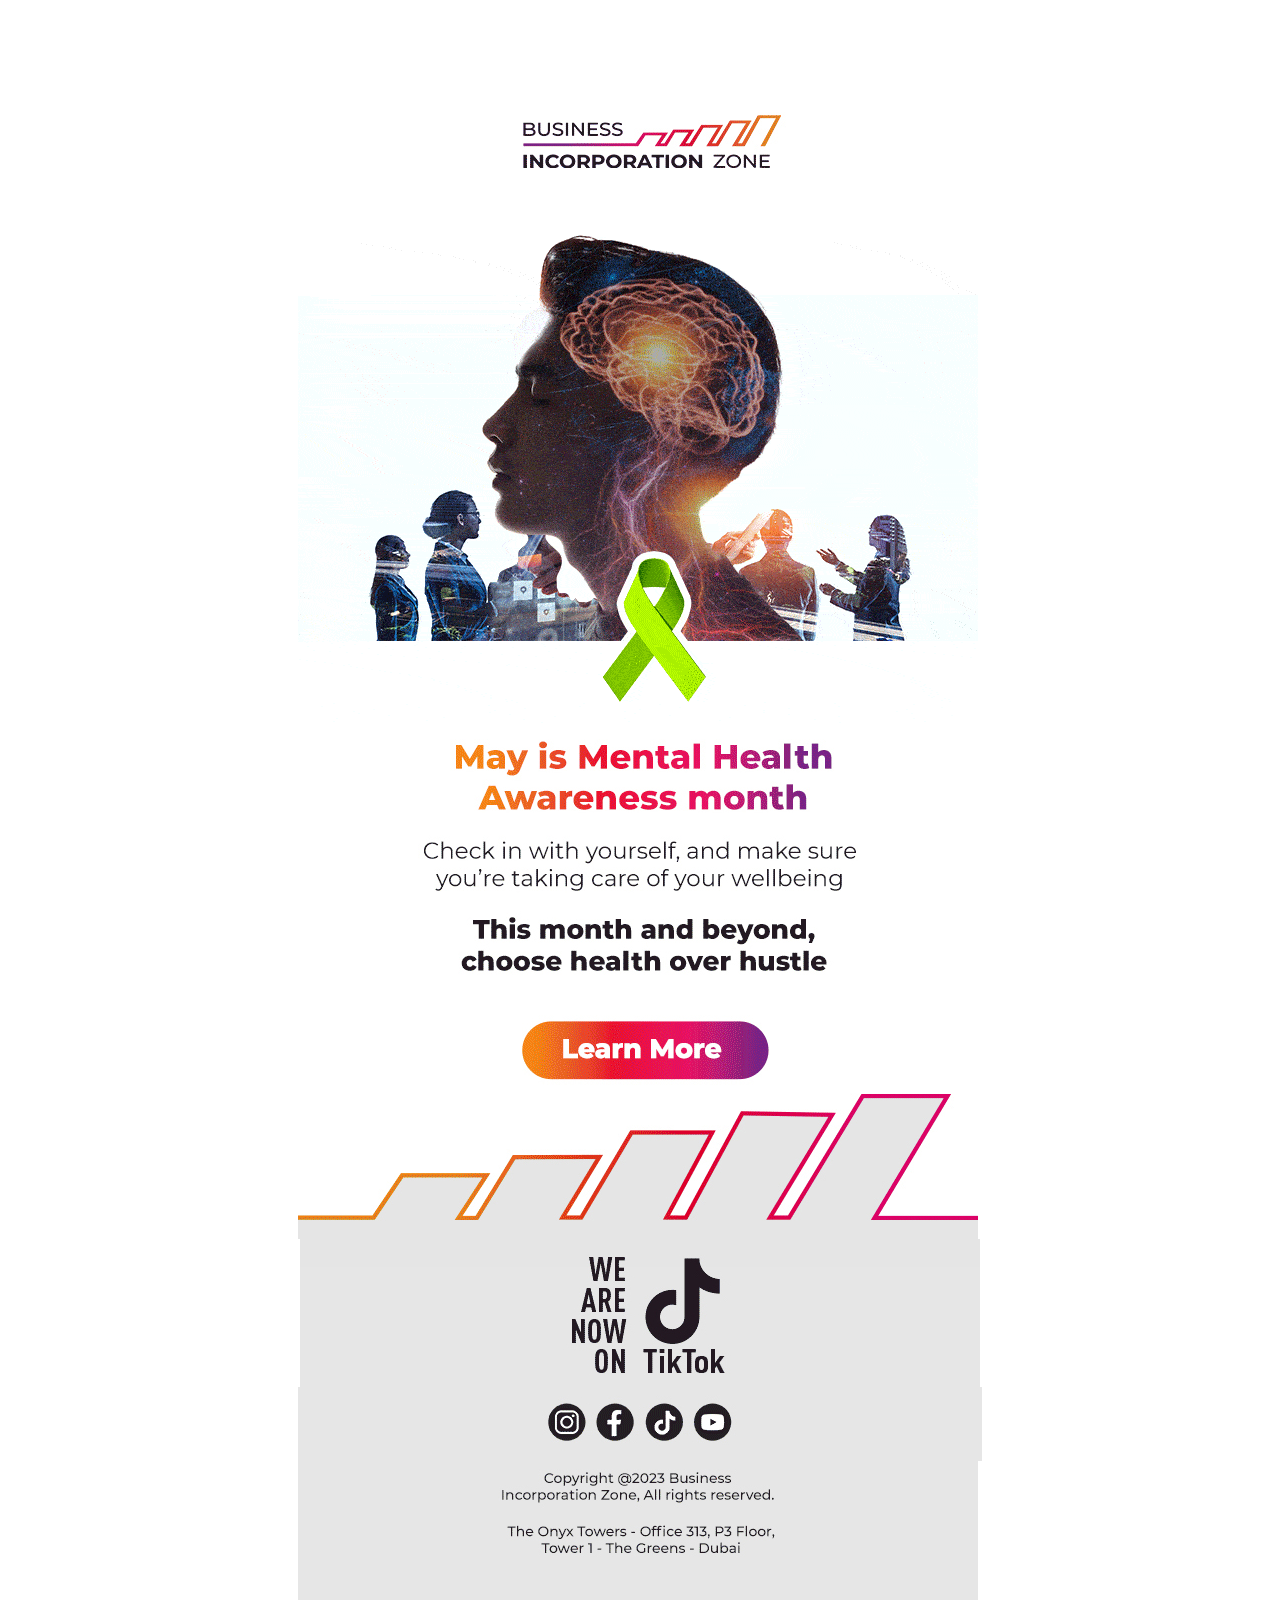
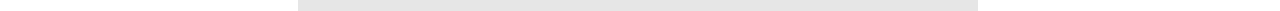
<file: BIZ-newsletter-33/index.html>
<!DOCTYPE html
  PUBLIC "-//W3C//DTD XHTML 1.0 Transitional//EN" "http://www.w3.org/TR/xhtml1/DTD/xhtml1-transitional.dtd">
<html xmlns="http://www.w3.org/1999/xhtml">

<head>
  <title>
    Business Setup in Dubai, UAE | Company Formation Dubai, UAE | BIZ
  </title>
  <meta http-equiv="Content-Type" content="text/html; charset=utf-8" />
  <meta name="viewport" content="width=device-width, initial-scale=1.0, maximum-scale=1.0" />
  <meta name="x-apple-disable-message-reformatting" />
  <style type="text/css">
    * {
      -ms-text-size-adjust: 100%;
      -webkit-text-size-adjust: none;
      -webkit-text-resize: 100%;
      text-resize: 100%;
    }

    * {
      -webkit-text-size-adjust: none;
    }

    a {
      outline: none;
      color: #40aceb;
      text-decoration: underline;
    }
  </style>
</head>

<body style="margin: 0; padding: 0" bgcolor="#ffffff">
  <table style="min-width: 320px" width="100%" cellspacing="0" cellpadding="0" bgcolor="#ffffff">
    <tbody>
      <tr style="border-collapse: collapse">
        <td style="padding: 0; margin: 0" valign="top">
          <table style="
                width: 680px !important;
                border-collapse: collapse;
                border-spacing: 0px;
                padding: 0;
                margin: 0;
                width: 100%;
                height: 100%;
                background-repeat: repeat;
                background-position: center top;
              " width="680" cellspacing="0" cellpadding="0">
            <tbody>
              <tr style="border-collapse: collapse">
                <td style="
                      min-width: 680px;
                      font-size: 0;
                      line-height: 0;
                      padding: 0;
                      margin: 0;
                    ">
                  &nbsp;
                </td>
              </tr>
            </tbody>
          </table>
        </td>
      </tr>
      <tr style="border-collapse: collapse">
        <td style="padding: 0; margin: 0" valign="top">
          <table style="
                border-collapse: collapse;
                border-spacing: 0px;
                padding: 0;
                margin: 0;
                width: 100%;
                height: 100%;
                background-repeat: repeat;
                background-position: center top;
              " width="100%" cellspacing="0" cellpadding="0">
            <tbody>
              <tr style="border-collapse: collapse">
                <td style="padding: 0; margin: 0" valign="top" bgcolor="#ffffff">
                  <table style="margin: 0 auto" width="680" cellspacing="0" cellpadding="0" border="0" align="center">
                    <tbody>
                      <tr style="
                            border-collapse: collapse;
                            line-height: 0;
                            font-size: 0;
                            border: 0;
                          ">
                        <td style="
                              padding: 0;
                              margin: 0;
                              line-height: 0;
                              font-size: 0;
                              border: 0;
                            " border="0" valign="top" bgcolor="#ffffff">
                          <a title="May is mental health awareness month" href="#" style="
                                -webkit-text-size-adjust: none;
                                -ms-text-size-adjust: none;
                                mso-line-height-rule: exactly;
                                text-decoration: underline;
                                color: #5c68e2;
                                font-size: 14px;
                              ">
                            <img title="May is mental health awareness month" src="Images/1.jpg"
                              alt="Business Setup in Dubai, UAE | Company Formation Dubai, UAE | BIZ" width="680" style="
                                  display: block;
                                  border: 0;
                                  outline: none;
                                  text-decoration: none;
                                  float: left;
                                  line-height: 0;
                                  font-size: 0;
                                  border: 0;
                                " />
                          </a>
                        </td>
                      </tr>
                      <tr style="
                            border-collapse: collapse;
                            line-height: 0;
                            font-size: 0;
                            border: 0;
                          ">
                        <td style="
                              padding: 0;
                              margin: 0;
                              line-height: 0;
                              font-size: 0;
                              border: 0;
                            " border="0" valign="top" bgcolor="#ffffff">
                          <a title="May is mental health awareness month" href="#" style="
                                -webkit-text-size-adjust: none;
                                -ms-text-size-adjust: none;
                                mso-line-height-rule: exactly;
                                text-decoration: underline;
                                color: #5c68e2;
                                font-size: 14px;
                              ">
                            <img title="May is mental health awareness month" src="Images/2.gif"
                              alt="Business Setup in Dubai, UAE | Company Formation Dubai, UAE | BIZ" width="680" style="
                                  display: block;
                                  border: 0;
                                  outline: none;
                                  text-decoration: none;
                                  float: left;
                                  line-height: 0;
                                  font-size: 0;
                                  border: 0;
                                " />
                          </a>
                        </td>
                      </tr>
                      
                      <tr style="
                            border-collapse: collapse;
                            line-height: 0;
                            font-size: 0;
                            border: 0;
                          ">
                        <td style="
                              padding: 0;
                              margin: 0;
                              line-height: 0;
                              font-size: 0;
                              border: 0;
                            " border="0" valign="top" bgcolor="#ffffff">
                          <a title="May is mental health awareness month" href="#" style="
                                -webkit-text-size-adjust: none;
                                -ms-text-size-adjust: none;
                                mso-line-height-rule: exactly;
                                text-decoration: underline;
                                color: #5c68e2;
                                font-size: 14px;
                              ">
                            <img title="May is mental health awareness month" src="Images/3.jpg"
                              alt="Business Setup in Dubai, UAE | Company Formation Dubai, UAE | BIZ" width="680" style="
                                  display: block;
                                  border: 0;
                                  outline: none;
                                  text-decoration: none;
                                  float: left;
                                  line-height: 0;
                                  font-size: 0;
                                  border: 0;
                                " />
                          </a>
                        </td>
                      </tr>
                      <tr style="
                            border-collapse: collapse;
                            line-height: 0;
                            font-size: 0;
                            border: 0;
                          ">
                        <td style="
                              padding: 0;
                              margin: 0;
                              line-height: 0;
                              font-size: 0;
                              border: 0;
                            " border="0" valign="top" bgcolor="#ffffff">
                          <a title="May is mental health awareness month" href="#" style="
                                -webkit-text-size-adjust: none;
                                -ms-text-size-adjust: none;
                                mso-line-height-rule: exactly;
                                text-decoration: underline;
                                color: #5c68e2;
                                font-size: 14px;
                              ">
                            <img title="May is mental health awareness month" src="Images/4.jpg"
                              alt="Business Setup in Dubai, UAE | Company Formation Dubai, UAE | BIZ" width="680" style="
                                  display: block;
                                  border: 0;
                                  outline: none;
                                  text-decoration: none;
                                  float: left;
                                  line-height: 0;
                                  font-size: 0;
                                  border: 0;
                                " />
                          </a>
                        </td>
                      </tr>
                      <tr style="
                            border-collapse: collapse;
                            line-height: 0;
                            font-size: 0;
                            border: 0;
                          ">
                        <td style="
                              padding: 0;
                              margin: 0;
                              line-height: 0;
                              font-size: 0;
                              border: 0;
                            " border="0" valign="top" bgcolor="#ffffff">
                          <a title="May is mental health awareness month" href="tel:800249" style="
                                -webkit-text-size-adjust: none;
                                -ms-text-size-adjust: none;
                                mso-line-height-rule: exactly;
                                text-decoration: underline;
                                color: #5c68e2;
                                font-size: 14px;
                              ">
                            <img title="May is mental health awareness month" src="Images/5.jpg"
                              alt="Business Setup in Dubai, UAE | Company Formation Dubai, UAE | BIZ" width="680" style="
                                  display: block;
                                  border: 0;
                                  outline: none;
                                  text-decoration: none;
                                  float: left;
                                  line-height: 0;
                                  font-size: 0;
                                  border: 0;
                                " />
                          </a>
                        </td>
                      </tr>
                      <tr style="
                            border-collapse: collapse;
                            line-height: 0;
                            font-size: 0;
                            border: 0;
                          ">
                        <td style="
                              padding: 0;
                              margin: 0;
                              line-height: 0;
                              font-size: 0;
                              border: 0;
                            " border="0" valign="top" bgcolor="#ffffff">
                          <a title="May is mental health awareness month" href="#" style="
                                -webkit-text-size-adjust: none;
                                -ms-text-size-adjust: none;
                                mso-line-height-rule: exactly;
                                text-decoration: underline;
                                color: #5c68e2;
                                font-size: 14px;
                              ">
                            <img title="May is mental health awareness month" src="Images/6.jpg"
                              alt="Business Setup in Dubai, UAE | Company Formation Dubai, UAE | BIZ" width="680" style="
                                  display: block;
                                  border: 0;
                                  outline: none;
                                  text-decoration: none;
                                  float: left;
                                  line-height: 0;
                                  font-size: 0;
                                  border: 0;
                                " />
                          </a>
                        </td>
                      </tr>
                      <tr style="border-collapse:collapse;line-height:0;font-size:0;border:0">
                        <td style="padding:0;margin:0;line-height:0;font-size:0;border:0" border="0" valign="top" bgcolor="" align="center"> 
                            <table cellpadding="0" cellspacing="0" class="es-table-not-adapt es-social" role="presentation" style="mso-table-lspace:0pt;mso-table-rspace:0pt;border-collapse:collapse;border-spacing:0px"> 
                                <tbody>
                                    <tr> 
                                      <td style="padding:0;margin:0;line-height:0;font-size:0;border:0" border="0" valign="top" bgcolor="#f7f7f7"> 
                                        <a title="May is mental health awareness month" href="tel:800249" style="-webkit-text-size-adjust:none;-ms-text-size-adjust:none;mso-line-height-rule:exactly;text-decoration:underline;color:#5C68E2;font-size:14px">
                                         <img title="May is mental health awareness month" src="Images/tickside.jpg" alt="Business Setup in Dubai, UAE | Company Formation Dubai, UAE | BIZ" height="148" width="239" style="display:block;border:0;outline:none;text-decoration:none;float:left;line-height:0;font-size:0;border:0;">
                                        </a>
                                     </td>
                                        
                                        <td align="center" valign="top" style="padding:0;Margin:0;">
                                            <a title="Follow&nbsp;us&nbsp;on&nbsp;Tick Tock" target="_blank" href="https://www.tiktok.com/@bizincorp" style="-webkit-text-size-adjust:none;-ms-text-size-adjust:none;mso-line-height-rule:exactly;text-decoration:underline;color:#5C68E2;font-size:14px">
                                                <img title="Follow&nbsp;us&nbsp;on&nbsp;Tick Tock" src="Images/ticktock.jpg" height="148" alt="Business Setup in Dubai, UAE | Company Formation Dubai, UAE | BIZ" width="202" style="display:block;border:0;outline:none;text-decoration:none;-ms-interpolation-mode:bicubic">
                                            </a>
                                            
                                        </td>
                                        <td style="padding:0;margin:0;line-height:0;font-size:0;border:0" border="0" valign="top" bgcolor="#f7f7f7"> 
                                          <a title="May is mental health awareness month" href="tel:800249" style="-webkit-text-size-adjust:none;-ms-text-size-adjust:none;mso-line-height-rule:exactly;text-decoration:underline;color:#5C68E2;font-size:14px">
                                            <img title="May is mental health awareness month" src="Images/tickside.jpg" alt="Business Setup in Dubai, UAE | Company Formation Dubai, UAE | BIZ" height="148" width="239" style="display:block;border:0;outline:none;text-decoration:none;float:left;line-height:0;font-size:0;border:0;">
                                          </a>
                                       </td>
                                    </tr> 
                              </tbody>
                            </table>
                        </td>
                    </tr>
                      <tr style="border-collapse:collapse;line-height:0;font-size:0;border:0">
                        <td style="padding:0;margin:0;line-height:0;font-size:0;border:0" border="0" valign="top" bgcolor="" align="center"> 
                            <table cellpadding="0" cellspacing="0" class="es-table-not-adapt es-social" role="presentation" style="mso-table-lspace:0pt;mso-table-rspace:0pt;border-collapse:collapse;border-spacing:0px"> 
                                <tbody>
                                    <tr> 
                                      <td style="padding:0;margin:0;line-height:0;font-size:0;border:0" border="0" valign="top" bgcolor="#f7f7f7"> 
                                        <a title="May is mental health awareness month" href="tel:800249" style="-webkit-text-size-adjust:none;-ms-text-size-adjust:none;mso-line-height-rule:exactly;text-decoration:underline;color:#5C68E2;font-size:14px">
                                         <img title="May is mental health awareness month" src="Images/sl.jpg" alt="Business Setup in Dubai, UAE | Company Formation Dubai, UAE | BIZ" height="74" width="244" style="display:block;border:0;outline:none;text-decoration:none;float:left;line-height:0;font-size:0;border:0;">
                                        </a>
                                     </td>
                                        
                                        <td align="center" valign="top" style="padding:0;Margin:0;">
                                            <a title="Follow&nbsp;us&nbsp;on&nbsp;instagram" target="_blank" href="https://www.instagram.com/businessincorporationzone/" style="-webkit-text-size-adjust:none;-ms-text-size-adjust:none;mso-line-height-rule:exactly;text-decoration:underline;color:#5C68E2;font-size:14px">
                                                <img title="Follow&nbsp;us&nbsp;on&nbsp;instagram" src="Images/instagram.jpg" height="74" alt="Business Setup in Dubai, UAE | Company Formation Dubai, UAE | BIZ" width="49" style="display:block;border:0;outline:none;text-decoration:none;-ms-interpolation-mode:bicubic">
                                            </a>
                                            
                                        </td>
                                        <td align="center" valign="top" style="padding:0;Margin:0;">
                                            <a title="Follow&nbsp;us&nbsp;on&nbsp;facebook" target="_blank" href="https://www.facebook.com/bizincorpuae/" style="-webkit-text-size-adjust:none;-ms-text-size-adjust:none;mso-line-height-rule:exactly;text-decoration:underline;color:#5C68E2;font-size:14px">
                                                <img title="Follow&nbsp;us&nbsp;on&nbsp;facebook" src="Images/facebook.jpg" height="74" alt="Business Setup in Dubai, UAE | Company Formation Dubai, UAE | BIZ" width="49" style="display:block;border:0;outline:none;text-decoration:none;-ms-interpolation-mode:bicubic">
                                            </a>
                                        </td>
                                        <td align="center" valign="top" style="padding:0;Margin:0;">
                                            <a title="Follow&nbsp;us&nbsp;on&nbsp;Tick Tock" target="_blank" href="https://www.tiktok.com/@bizincorp" style="-webkit-text-size-adjust:none;-ms-text-size-adjust:none;mso-line-height-rule:exactly;text-decoration:underline;color:#5C68E2;font-size:14px">
                                                <img title="Follow&nbsp;us&nbsp;on&nbsp;Tick Tock" src="Images/ticktock1.jpg" height="74" alt="Business Setup in Dubai, UAE | Company Formation Dubai, UAE | BIZ" width="49" style="display:block;border:0;outline:none;text-decoration:none;-ms-interpolation-mode:bicubic">
                                            </a>
                                        </td>
                                        <td align="center" valign="top" style="padding:0;Margin:0;">
                                            <a title="Follow&nbsp;us&nbsp;on&nbsp;youtube" target="_blank" href="https://www.youtube.com/@businessincorporationzoneb3384" style="-webkit-text-size-adjust:none;-ms-text-size-adjust:none;mso-line-height-rule:exactly;text-decoration:underline;color:#5C68E2;font-size:14px">
                                                <img title="Follow&nbsp;us&nbsp;on&nbsp;Youtube" src="Images/youtube.jpg" height="74" alt="Business Setup in Dubai, UAE | Company Formation Dubai, UAE | BIZ" width="49" style="display:block;border:0;outline:none;text-decoration:none;-ms-interpolation-mode:bicubic">
                                            </a>
                                        </td>
                                        <td style="padding:0;margin:0;line-height:0;font-size:0;border:0" border="0" valign="top" bgcolor="#f7f7f7"> 
                                          <a title="May is mental health awareness month" href="tel:800249" style="-webkit-text-size-adjust:none;-ms-text-size-adjust:none;mso-line-height-rule:exactly;text-decoration:underline;color:#5C68E2;font-size:14px">
                                           <img title="May is mental health awareness month" src="Images/sl.jpg" alt="Business Setup in Dubai, UAE | Company Formation Dubai, UAE | BIZ" height="74" width="244" style="display:block;border:0;outline:none;text-decoration:none;float:left;line-height:0;font-size:0;border:0;">
                                          </a>
                                       </td>
                                    </tr> 
                              </tbody>
                            </table>
                        </td>
                    </tr>
                      <tr style="
                            border-collapse: collapse;
                            line-height: 0;
                            font-size: 0;
                            border: 0;
                          ">
                        <td style="
                              padding: 0;
                              margin: 0;
                              line-height: 0;
                              font-size: 0;
                              border: 0;
                            " border="0" valign="top" bgcolor="#ffffff">
                          <a title="May is mental health awareness month" href="#" style="
                                -webkit-text-size-adjust: none;
                                -ms-text-size-adjust: none;
                                mso-line-height-rule: exactly;
                                text-decoration: underline;
                                color: #5c68e2;
                                font-size: 14px;
                              ">
                            <img title="May is mental health awareness month" src="Images/7.jpg"
                              alt="Business Setup in Dubai, UAE | Company Formation Dubai, UAE | BIZ" width="680" style="
                                  display: block;
                                  border: 0;
                                  outline: none;
                                  text-decoration: none;
                                  float: left;
                                  line-height: 0;
                                  font-size: 0;
                                  border: 0;
                                " />
                          </a>
                        </td>
                      </tr>
                    </tbody>
                  </table>
                </td>
              </tr>
            </tbody>
          </table>
        </td>
      </tr>
      <tr style="border-collapse: collapse">
        <td style="line-height: 0; padding: 0; margin: 0">
          <div style="display: none; white-space: nowrap; font: 15px/1px courier">
            &nbsp; &nbsp; &nbsp; &nbsp; &nbsp; &nbsp; &nbsp; &nbsp; &nbsp;
            &nbsp; &nbsp; &nbsp; &nbsp; &nbsp; &nbsp; &nbsp; &nbsp; &nbsp;
            &nbsp; &nbsp; &nbsp; &nbsp; &nbsp; &nbsp; &nbsp; &nbsp; &nbsp;
            &nbsp; &nbsp; &nbsp; &nbsp; &nbsp; &nbsp;
          </div>
        </td>
      </tr>
    </tbody>
  </table>
</body>

</html>
</file>
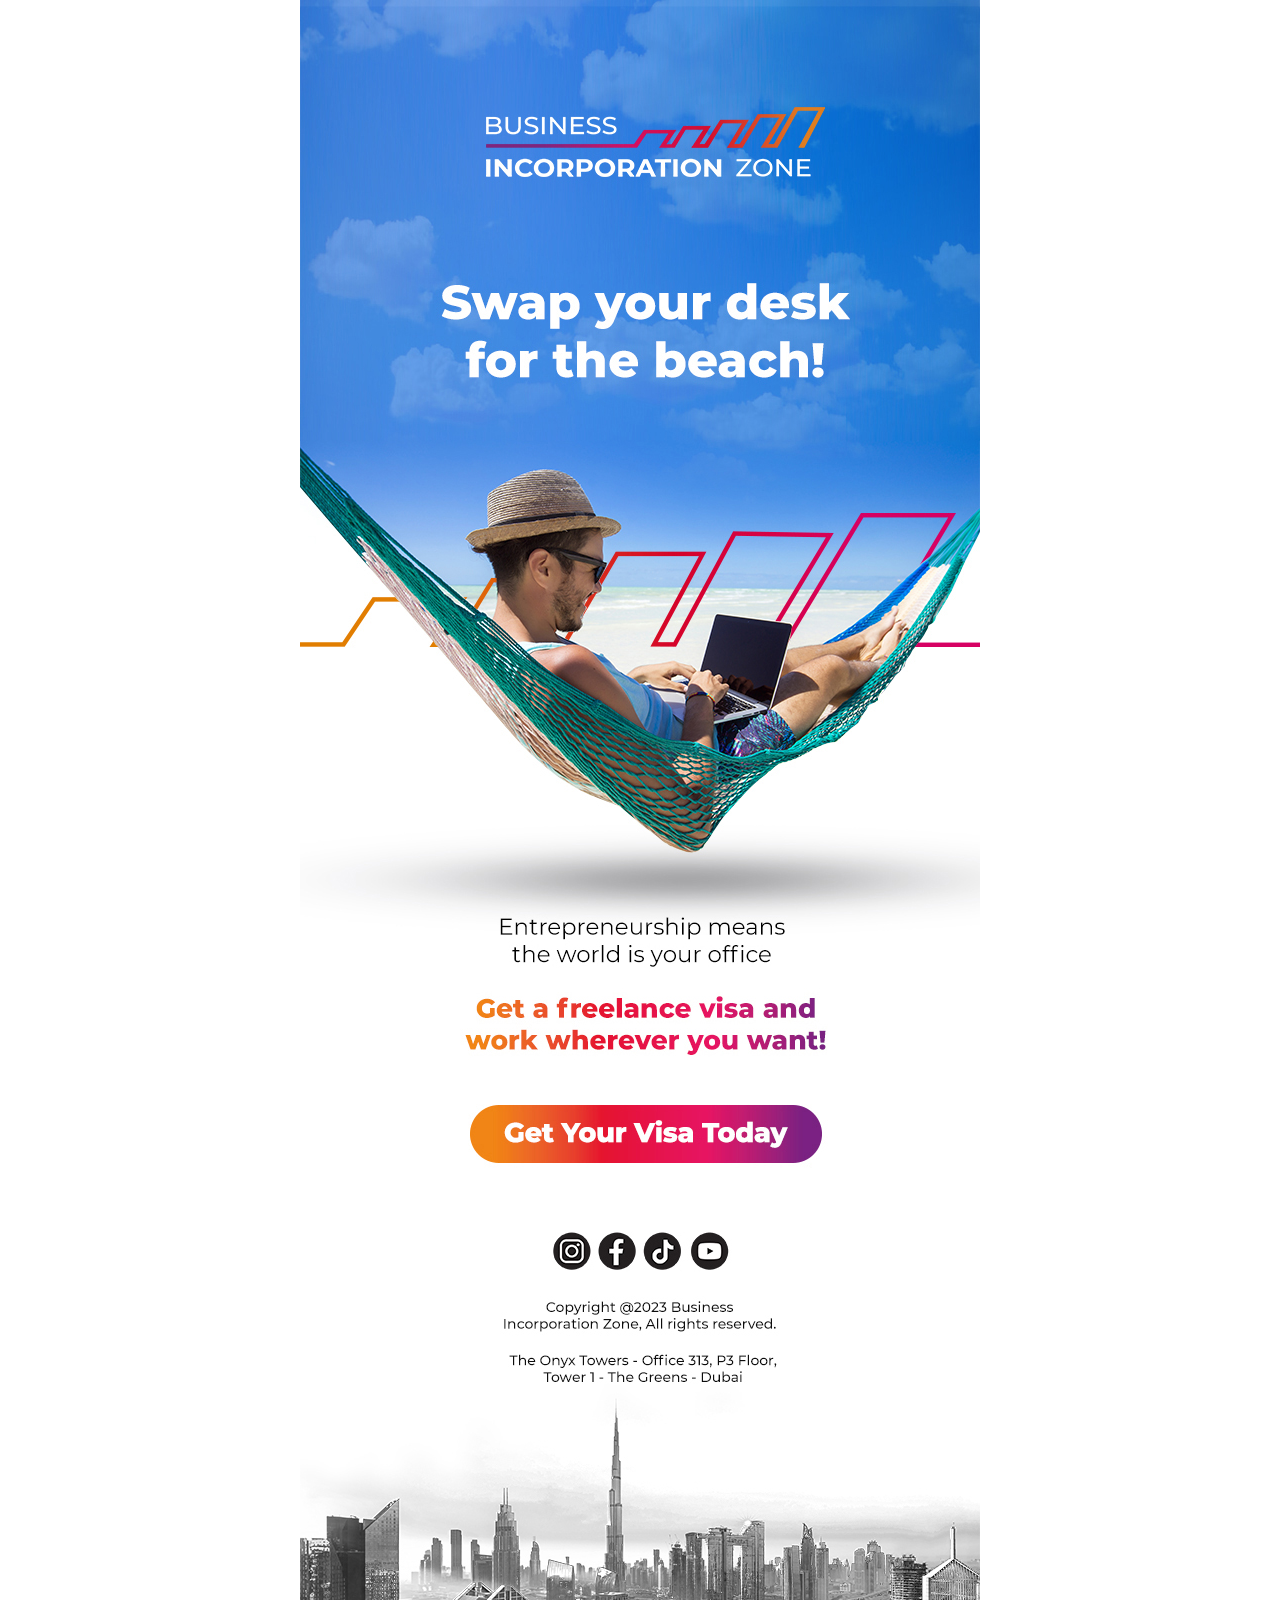
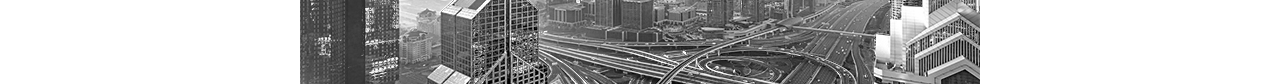
<file: BIZ-newsletter-34/index.html>
<!DOCTYPE html
  PUBLIC "-//W3C//DTD XHTML 1.0 Transitional//EN" "http://www.w3.org/TR/xhtml1/DTD/xhtml1-transitional.dtd">
<html xmlns="http://www.w3.org/1999/xhtml">

<head>
  <title>
    Business Setup in Dubai, UAE | Company Formation Dubai, UAE | BIZ
  </title>
  <meta http-equiv="Content-Type" content="text/html; charset=utf-8" />
  <meta name="viewport" content="width=device-width, initial-scale=1.0, maximum-scale=1.0" />
  <meta name="x-apple-disable-message-reformatting" />
  <style type="text/css">
    * {
      -ms-text-size-adjust: 100%;
      -webkit-text-size-adjust: none;
      -webkit-text-resize: 100%;
      text-resize: 100%;
    }

    * {
      -webkit-text-size-adjust: none;
    }

    a {
      outline: none;
      color: #40aceb;
      text-decoration: underline;
    }
  </style>
</head>

<body style="margin: 0; padding: 0" bgcolor="#ffffff">
  <table style="min-width: 320px" width="100%" cellspacing="0" cellpadding="0" bgcolor="#ffffff">
    <tbody>
      <tr style="border-collapse: collapse">
        <td style="padding: 0; margin: 0" valign="top">
          <table style="
                width: 680px !important;
                border-collapse: collapse;
                border-spacing: 0px;
                padding: 0;
                margin: 0;
                width: 100%;
                height: 100%;
                background-repeat: repeat;
                background-position: center top;
              " width="680" cellspacing="0" cellpadding="0">
            <tbody>
              <tr style="border-collapse: collapse">
                <td style="
                      min-width: 680px;
                      font-size: 0;
                      line-height: 0;
                      padding: 0;
                      margin: 0;
                    ">
                  &nbsp;
                </td>
              </tr>
            </tbody>
          </table>
        </td>
      </tr>
      <tr style="border-collapse: collapse">
        <td style="padding: 0; margin: 0" valign="top">
          <table style="
                border-collapse: collapse;
                border-spacing: 0px;
                padding: 0;
                margin: 0;
                width: 100%;
                height: 100%;
                background-repeat: repeat;
                background-position: center top;
              " width="100%" cellspacing="0" cellpadding="0">
            <tbody>
              <tr style="border-collapse: collapse">
                <td style="padding: 0; margin: 0" valign="top" bgcolor="#ffffff">
                  <table style="margin: 0 auto" width="680" cellspacing="0" cellpadding="0" border="0" align="center">
                    <tbody>
                      <tr style="
                            border-collapse: collapse;
                            line-height: 0;
                            font-size: 0;
                            border: 0;
                          ">
                        <td style="
                              padding: 0;
                              margin: 0;
                              line-height: 0;
                              font-size: 0;
                              border: 0;
                            " border="0" valign="top" bgcolor="#ffffff">
                          <a title="Swap&nbsp;Your&nbsp;Desk&nbsp;For&nbsp;The&nbsp;Beach" href="#" style="
                                -webkit-text-size-adjust: none;
                                -ms-text-size-adjust: none;
                                mso-line-height-rule: exactly;
                                text-decoration: underline;
                                color: #5c68e2;
                                font-size: 14px;
                              ">
                            <img title="Swap&nbsp;Your&nbsp;Desk&nbsp;For&nbsp;The&nbsp;Beach" src="Images/1.jpg"
                              alt="Business Setup in Dubai, UAE | Company Formation Dubai, UAE | BIZ" width="680" style="
                                  display: block;
                                  border: 0;
                                  outline: none;
                                  text-decoration: none;
                                  float: left;
                                  line-height: 0;
                                  font-size: 0;
                                  border: 0;
                                " />
                          </a>
                        </td>
                      </tr>
                      <tr style="
                            border-collapse: collapse;
                            line-height: 0;
                            font-size: 0;
                            border: 0;
                          ">
                        <td style="
                              padding: 0;
                              margin: 0;
                              line-height: 0;
                              font-size: 0;
                              border: 0;
                            " border="0" valign="top" bgcolor="#ffffff">
                          <a title="Swap&nbsp;Your&nbsp;Desk&nbsp;For&nbsp;The&nbsp;Beach" href="#" style="
                                -webkit-text-size-adjust: none;
                                -ms-text-size-adjust: none;
                                mso-line-height-rule: exactly;
                                text-decoration: underline;
                                color: #5c68e2;
                                font-size: 14px;
                              ">
                            <img title="Swap&nbsp;Your&nbsp;Desk&nbsp;For&nbsp;The&nbsp;Beach" src="Images/2.jpg"
                              alt="Business Setup in Dubai, UAE | Company Formation Dubai, UAE | BIZ" width="680" style="
                                  display: block;
                                  border: 0;
                                  outline: none;
                                  text-decoration: none;
                                  float: left;
                                  line-height: 0;
                                  font-size: 0;
                                  border: 0;
                                " />
                          </a>
                        </td>
                      </tr>
                      
                      <tr style="
                            border-collapse: collapse;
                            line-height: 0;
                            font-size: 0;
                            border: 0;
                          ">
                        <td style="
                              padding: 0;
                              margin: 0;
                              line-height: 0;
                              font-size: 0;
                              border: 0;
                            " border="0" valign="top" bgcolor="#ffffff">
                          <a title="Swap&nbsp;Your&nbsp;Desk&nbsp;For&nbsp;The&nbsp;Beach" href="#" style="
                                -webkit-text-size-adjust: none;
                                -ms-text-size-adjust: none;
                                mso-line-height-rule: exactly;
                                text-decoration: underline;
                                color: #5c68e2;
                                font-size: 14px;
                              ">
                            <img title="Swap&nbsp;Your&nbsp;Desk&nbsp;For&nbsp;The&nbsp;Beach" src="Images/3.jpg"
                              alt="Business Setup in Dubai, UAE | Company Formation Dubai, UAE | BIZ" width="680" style="
                                  display: block;
                                  border: 0;
                                  outline: none;
                                  text-decoration: none;
                                  float: left;
                                  line-height: 0;
                                  font-size: 0;
                                  border: 0;
                                " />
                          </a>
                        </td>
                      </tr>
                      <tr style="
                            border-collapse: collapse;
                            line-height: 0;
                            font-size: 0;
                            border: 0;
                          ">
                        <td style="
                              padding: 0;
                              margin: 0;
                              line-height: 0;
                              font-size: 0;
                              border: 0;
                            " border="0" valign="top" bgcolor="#ffffff">
                          <a title="Swap&nbsp;Your&nbsp;Desk&nbsp;For&nbsp;The&nbsp;Beach" href="#" style="
                                -webkit-text-size-adjust: none;
                                -ms-text-size-adjust: none;
                                mso-line-height-rule: exactly;
                                text-decoration: underline;
                                color: #5c68e2;
                                font-size: 14px;
                              ">
                            <img title="Swap&nbsp;Your&nbsp;Desk&nbsp;For&nbsp;The&nbsp;Beach" src="Images/4.jpg"
                              alt="Business Setup in Dubai, UAE | Company Formation Dubai, UAE | BIZ" width="680" style="
                                  display: block;
                                  border: 0;
                                  outline: none;
                                  text-decoration: none;
                                  float: left;
                                  line-height: 0;
                                  font-size: 0;
                                  border: 0;
                                " />
                          </a>
                        </td>
                      </tr>
                      <tr style="
                            border-collapse: collapse;
                            line-height: 0;
                            font-size: 0;
                            border: 0;
                          ">
                        <td style="
                              padding: 0;
                              margin: 0;
                              line-height: 0;
                              font-size: 0;
                              border: 0;
                            " border="0" valign="top" bgcolor="#ffffff">
                          <a title="Swap&nbsp;Your&nbsp;Desk&nbsp;For&nbsp;The&nbsp;Beach" href="tel:800249" style="
                                -webkit-text-size-adjust: none;
                                -ms-text-size-adjust: none;
                                mso-line-height-rule: exactly;
                                text-decoration: underline;
                                color: #5c68e2;
                                font-size: 14px;
                              ">
                            <img title="Swap&nbsp;Your&nbsp;Desk&nbsp;For&nbsp;The&nbsp;Beach" src="Images/5.jpg"
                              alt="Business Setup in Dubai, UAE | Company Formation Dubai, UAE | BIZ" width="680" style="
                                  display: block;
                                  border: 0;
                                  outline: none;
                                  text-decoration: none;
                                  float: left;
                                  line-height: 0;
                                  font-size: 0;
                                  border: 0;
                                " />
                          </a>
                        </td>
                      </tr>
                      <tr style="
                            border-collapse: collapse;
                            line-height: 0;
                            font-size: 0;
                            border: 0;
                          ">
                        <td style="
                              padding: 0;
                              margin: 0;
                              line-height: 0;
                              font-size: 0;
                              border: 0;
                            " border="0" valign="top" bgcolor="#ffffff">
                          <a title="Swap&nbsp;Your&nbsp;Desk&nbsp;For&nbsp;The&nbsp;Beach" href="#" style="
                                -webkit-text-size-adjust: none;
                                -ms-text-size-adjust: none;
                                mso-line-height-rule: exactly;
                                text-decoration: underline;
                                color: #5c68e2;
                                font-size: 14px;
                              ">
                            <img title="Swap&nbsp;Your&nbsp;Desk&nbsp;For&nbsp;The&nbsp;Beach" src="Images/6.jpg"
                              alt="Business Setup in Dubai, UAE | Company Formation Dubai, UAE | BIZ" width="680" style="
                                  display: block;
                                  border: 0;
                                  outline: none;
                                  text-decoration: none;
                                  float: left;
                                  line-height: 0;
                                  font-size: 0;
                                  border: 0;
                                " />
                          </a>
                        </td>
                      </tr>
                      <tr style="border-collapse:collapse;line-height:0;font-size:0;border:0">
                        <td style="padding:0;margin:0;line-height:0;font-size:0;border:0" border="0" valign="top" bgcolor="" align="center"> 
                            <table cellpadding="0" cellspacing="0" class="es-table-not-adapt es-social" role="presentation" style="mso-table-lspace:0pt;mso-table-rspace:0pt;border-collapse:collapse;border-spacing:0px"> 
                                <tbody>
                                    <tr> 
                                      <td style="padding:0;margin:0;line-height:0;font-size:0;border:0" border="0" valign="top" bgcolor="#f7f7f7"> 
                                        <a title="Swap&nbsp;Your&nbsp;Desk&nbsp;For&nbsp;The&nbsp;Beach" href="tel:800249" style="-webkit-text-size-adjust:none;-ms-text-size-adjust:none;mso-line-height-rule:exactly;text-decoration:underline;color:#5C68E2;font-size:14px">
                                         <img title="Swap&nbsp;Your&nbsp;Desk&nbsp;For&nbsp;The&nbsp;Beach" src="Images/sl.jpg" alt="Business Setup in Dubai, UAE | Company Formation Dubai, UAE | BIZ" height="66" width="248" style="display:block;border:0;outline:none;text-decoration:none;float:left;line-height:0;font-size:0;border:0;">
                                        </a>
                                     </td>
                                        
                                        <td align="center" valign="top" style="padding:0;Margin:0;">
                                            <a title="Follow&nbsp;us&nbsp;on&nbsp;instagram" target="_blank" href="https://www.instagram.com/businessincorporationzone/" style="-webkit-text-size-adjust:none;-ms-text-size-adjust:none;mso-line-height-rule:exactly;text-decoration:underline;color:#5C68E2;font-size:14px">
                                                <img title="Follow&nbsp;us&nbsp;on&nbsp;instagram" src="Images/instagram.jpg" height="66" alt="Business Setup in Dubai, UAE | Company Formation Dubai, UAE | BIZ" width="46" style="display:block;border:0;outline:none;text-decoration:none;-ms-interpolation-mode:bicubic">
                                            </a>
                                            
                                        </td>
                                        <td align="center" valign="top" style="padding:0;Margin:0;">
                                            <a title="Follow&nbsp;us&nbsp;on&nbsp;facebook" target="_blank" href="https://www.facebook.com/bizincorpuae/" style="-webkit-text-size-adjust:none;-ms-text-size-adjust:none;mso-line-height-rule:exactly;text-decoration:underline;color:#5C68E2;font-size:14px">
                                                <img title="Follow&nbsp;us&nbsp;on&nbsp;facebook" src="Images/facebook.jpg" height="66" alt="Business Setup in Dubai, UAE | Company Formation Dubai, UAE | BIZ" width="46" style="display:block;border:0;outline:none;text-decoration:none;-ms-interpolation-mode:bicubic">
                                            </a>
                                        </td>
                                        <td align="center" valign="top" style="padding:0;Margin:0;">
                                            <a title="Follow&nbsp;us&nbsp;on&nbsp;Tick Tock" target="_blank" href="https://www.tiktok.com/@bizincorp" style="-webkit-text-size-adjust:none;-ms-text-size-adjust:none;mso-line-height-rule:exactly;text-decoration:underline;color:#5C68E2;font-size:14px">
                                                <img title="Follow&nbsp;us&nbsp;on&nbsp;Tick Tock" src="Images/ticktock.jpg" height="66" alt="Business Setup in Dubai, UAE | Company Formation Dubai, UAE | BIZ" width="46" style="display:block;border:0;outline:none;text-decoration:none;-ms-interpolation-mode:bicubic">
                                            </a>
                                        </td>
                                        <td align="center" valign="top" style="padding:0;Margin:0;">
                                            <a title="Follow&nbsp;us&nbsp;on&nbsp;youtube" target="_blank" href="https://www.youtube.com/@businessincorporationzoneb3384" style="-webkit-text-size-adjust:none;-ms-text-size-adjust:none;mso-line-height-rule:exactly;text-decoration:underline;color:#5C68E2;font-size:14px">
                                                <img title="Follow&nbsp;us&nbsp;on&nbsp;Youtube" src="Images/youtube.jpg" height="66" alt="Business Setup in Dubai, UAE | Company Formation Dubai, UAE | BIZ" width="46" style="display:block;border:0;outline:none;text-decoration:none;-ms-interpolation-mode:bicubic">
                                            </a>
                                        </td>
                                        <td style="padding:0;margin:0;line-height:0;font-size:0;border:0" border="0" valign="top" bgcolor="#f7f7f7"> 
                                          <a title="Swap&nbsp;Your&nbsp;Desk&nbsp;For&nbsp;The&nbsp;Beach" href="tel:800249" style="-webkit-text-size-adjust:none;-ms-text-size-adjust:none;mso-line-height-rule:exactly;text-decoration:underline;color:#5C68E2;font-size:14px">
                                           <img title="Swap&nbsp;Your&nbsp;Desk&nbsp;For&nbsp;The&nbsp;Beach" src="Images/sl.jpg" alt="Business Setup in Dubai, UAE | Company Formation Dubai, UAE | BIZ" height="66" width="248" style="display:block;border:0;outline:none;text-decoration:none;float:left;line-height:0;font-size:0;border:0;">
                                          </a>
                                       </td>
                                    </tr> 
                              </tbody>
                            </table>
                        </td>
                    </tr>
                      <tr style="
                            border-collapse: collapse;
                            line-height: 0;
                            font-size: 0;
                            border: 0;
                          ">
                        <td style="
                              padding: 0;
                              margin: 0;
                              line-height: 0;
                              font-size: 0;
                              border: 0;
                            " border="0" valign="top" bgcolor="#ffffff">
                          <a title="Swap&nbsp;Your&nbsp;Desk&nbsp;For&nbsp;The&nbsp;Beach" href="#" style="
                                -webkit-text-size-adjust: none;
                                -ms-text-size-adjust: none;
                                mso-line-height-rule: exactly;
                                text-decoration: underline;
                                color: #5c68e2;
                                font-size: 14px;
                              ">
                            <img title="Swap&nbsp;Your&nbsp;Desk&nbsp;For&nbsp;The&nbsp;Beach" src="Images/7.jpg"
                              alt="Business Setup in Dubai, UAE | Company Formation Dubai, UAE | BIZ" width="680" style="
                                  display: block;
                                  border: 0;
                                  outline: none;
                                  text-decoration: none;
                                  float: left;
                                  line-height: 0;
                                  font-size: 0;
                                  border: 0;
                                " />
                          </a>
                        </td>
                      </tr>
                    </tbody>
                  </table>
                </td>
              </tr>
            </tbody>
          </table>
        </td>
      </tr>
      <tr style="border-collapse: collapse">
        <td style="line-height: 0; padding: 0; margin: 0">
          <div style="display: none; white-space: nowrap; font: 15px/1px courier">
            &nbsp; &nbsp; &nbsp; &nbsp; &nbsp; &nbsp; &nbsp; &nbsp; &nbsp;
            &nbsp; &nbsp; &nbsp; &nbsp; &nbsp; &nbsp; &nbsp; &nbsp; &nbsp;
            &nbsp; &nbsp; &nbsp; &nbsp; &nbsp; &nbsp; &nbsp; &nbsp; &nbsp;
            &nbsp; &nbsp; &nbsp; &nbsp; &nbsp; &nbsp;
          </div>
        </td>
      </tr>
    </tbody>
  </table>
</body>

</html>
</file>
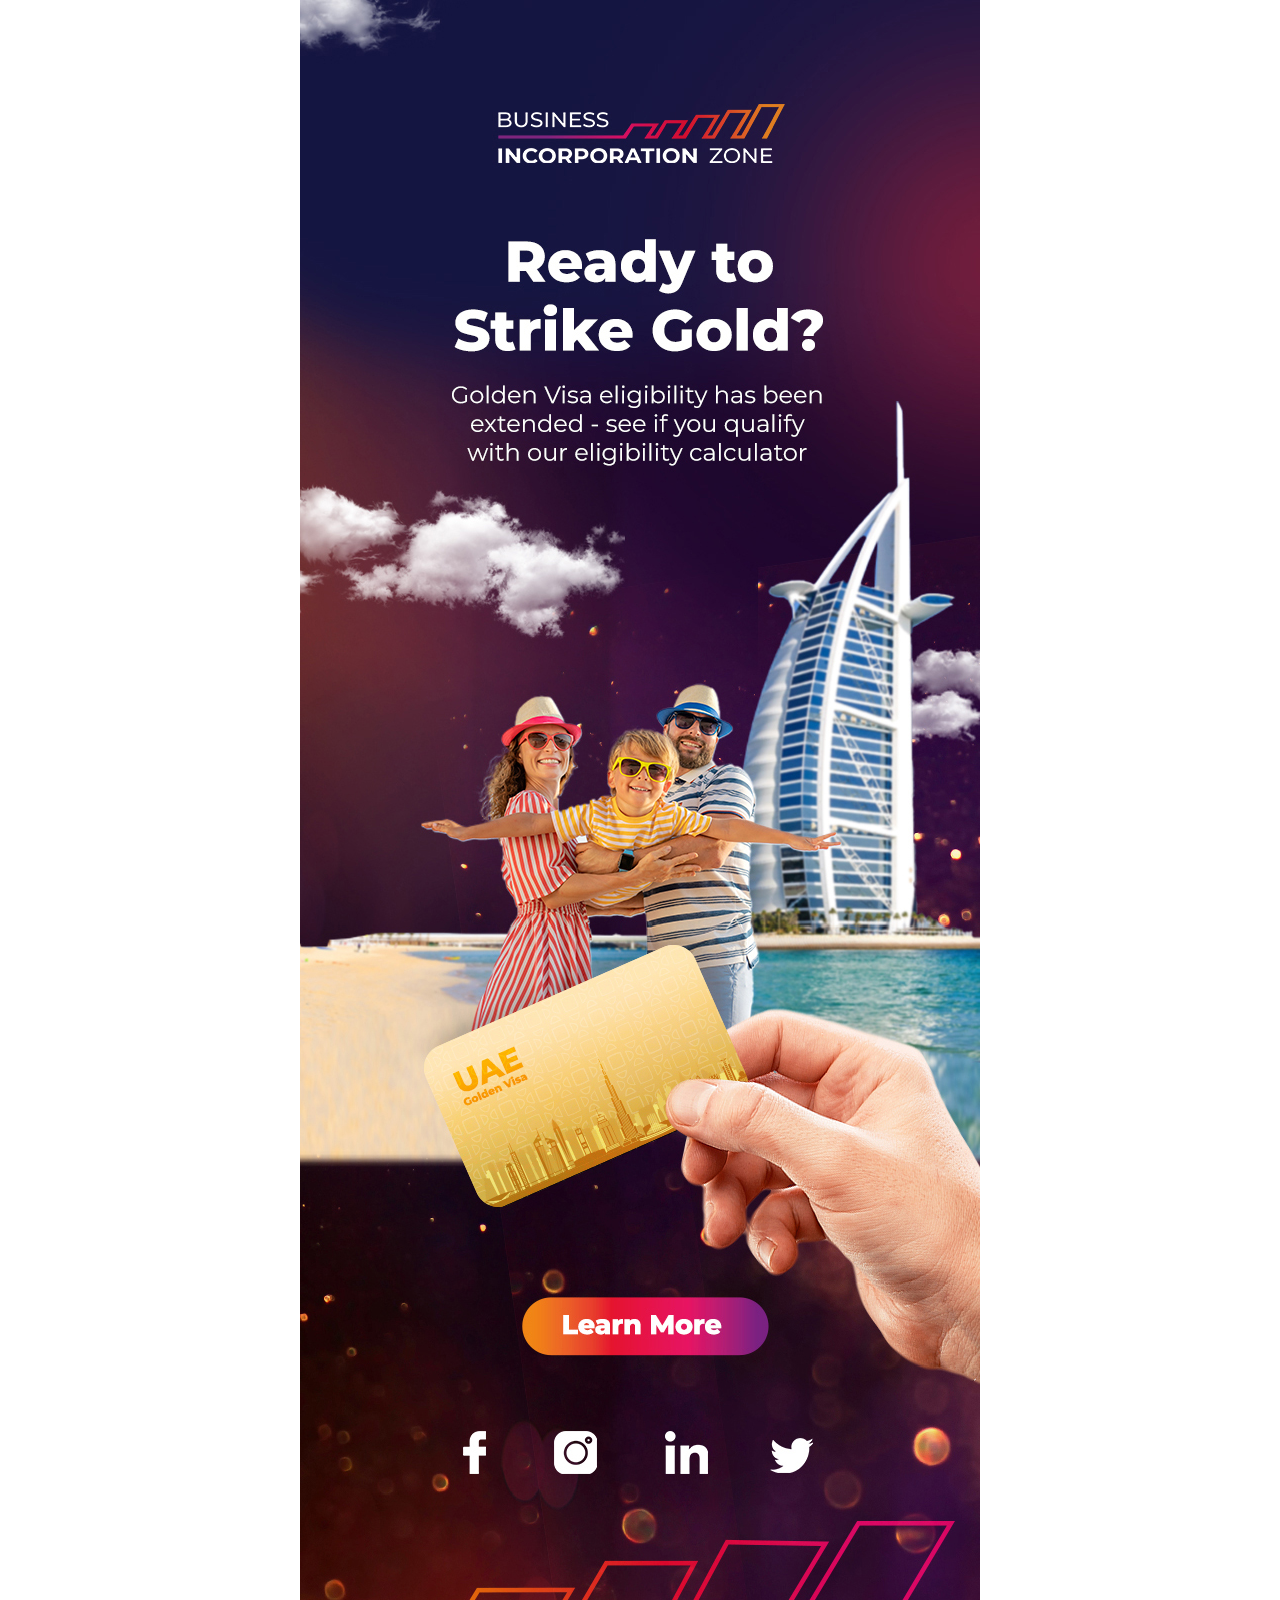
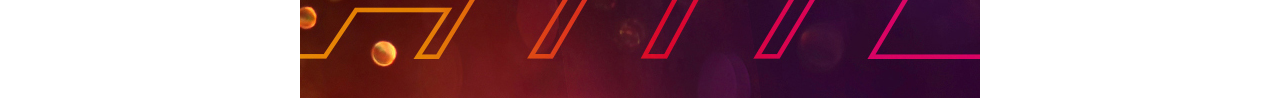
<file: BIZ-newsletter-35/index.html>
<!DOCTYPE html
  PUBLIC "-//W3C//DTD XHTML 1.0 Transitional//EN" "http://www.w3.org/TR/xhtml1/DTD/xhtml1-transitional.dtd">
<html xmlns="http://www.w3.org/1999/xhtml">

<head>
  <title>
    Business Setup in Dubai, UAE | Company Formation Dubai, UAE | BIZ
  </title>
  <meta http-equiv="Content-Type" content="text/html; charset=utf-8" />
  <meta name="viewport" content="width=device-width, initial-scale=1.0, maximum-scale=1.0" />
  <meta name="x-apple-disable-message-reformatting" />
  <style type="text/css">
    * {
      -ms-text-size-adjust: 100%;
      -webkit-text-size-adjust: none;
      -webkit-text-resize: 100%;
      text-resize: 100%;
    }

    * {
      -webkit-text-size-adjust: none;
    }

    a {
      outline: none;
      color: #40aceb;
      text-decoration: underline;
    }
  </style>
</head>

<body style="margin: 0; padding: 0" bgcolor="#ffffff">
  <table style="min-width: 320px" width="100%" cellspacing="0" cellpadding="0" bgcolor="#ffffff">
    <tbody>
      <tr style="border-collapse: collapse">
        <td style="padding: 0; margin: 0" valign="top">
          <table style="
                width: 680px !important;
                border-collapse: collapse;
                border-spacing: 0px;
                padding: 0;
                margin: 0;
                width: 100%;
                height: 100%;
                background-repeat: repeat;
                background-position: center top;
              " width="680" cellspacing="0" cellpadding="0">
            <tbody>
              <tr style="border-collapse: collapse">
                <td style="
                      min-width: 680px;
                      font-size: 0;
                      line-height: 0;
                      padding: 0;
                      margin: 0;
                    ">
                  &nbsp;
                </td>
              </tr>
            </tbody>
          </table>
        </td>
      </tr>
      <tr style="border-collapse: collapse">
        <td style="padding: 0; margin: 0" valign="top">
          <table style="
                border-collapse: collapse;
                border-spacing: 0px;
                padding: 0;
                margin: 0;
                width: 100%;
                height: 100%;
                background-repeat: repeat;
                background-position: center top;
              " width="100%" cellspacing="0" cellpadding="0">
            <tbody>
              <tr style="border-collapse: collapse">
                <td style="padding: 0; margin: 0" valign="top" bgcolor="#ffffff">
                  <table style="margin: 0 auto" width="680" cellspacing="0" cellpadding="0" border="0" align="center">
                    <tbody>
                      <tr style="
                            border-collapse: collapse;
                            line-height: 0;
                            font-size: 0;
                            border: 0;
                          ">
                        <td style="
                              padding: 0;
                              margin: 0;
                              line-height: 0;
                              font-size: 0;
                              border: 0;
                            " border="0" valign="top" bgcolor="#ffffff">
                          <a title="Ready To Strike Gold" href="#" style="
                                -webkit-text-size-adjust: none;
                                -ms-text-size-adjust: none;
                                mso-line-height-rule: exactly;
                                text-decoration: underline;
                                color: #5c68e2;
                                font-size: 14px;
                              ">
                            <img title="Ready To Strike Gold" src="https://mccollinsmediaweb.github.io/biz/BIZ-newsletter-35/Images/1.jpg"
                              alt="Business Setup in Dubai, UAE | Company Formation Dubai, UAE | BIZ" width="680" style="
                                  display: block;
                                  border: 0;
                                  outline: none;
                                  text-decoration: none;
                                  float: left;
                                  line-height: 0;
                                  font-size: 0;
                                  border: 0;
                                " />
                          </a>
                        </td>
                      </tr>
                      <tr style="
                            border-collapse: collapse;
                            line-height: 0;
                            font-size: 0;
                            border: 0;
                          ">
                        <td style="
                              padding: 0;
                              margin: 0;
                              line-height: 0;
                              font-size: 0;
                              border: 0;
                            " border="0" valign="top" bgcolor="#ffffff">
                          <a title="Ready To Strike Gold" href="#" style="
                                -webkit-text-size-adjust: none;
                                -ms-text-size-adjust: none;
                                mso-line-height-rule: exactly;
                                text-decoration: underline;
                                color: #5c68e2;
                                font-size: 14px;
                              ">
                            <img title="Ready To Strike Gold" src="https://mccollinsmediaweb.github.io/biz/BIZ-newsletter-35/Images/2.jpg"
                              alt="Business Setup in Dubai, UAE | Company Formation Dubai, UAE | BIZ" width="680" style="
                                  display: block;
                                  border: 0;
                                  outline: none;
                                  text-decoration: none;
                                  float: left;
                                  line-height: 0;
                                  font-size: 0;
                                  border: 0;
                                " />
                          </a>
                        </td>
                      </tr>
                      
                      <tr style="
                            border-collapse: collapse;
                            line-height: 0;
                            font-size: 0;
                            border: 0;
                          ">
                        <td style="
                              padding: 0;
                              margin: 0;
                              line-height: 0;
                              font-size: 0;
                              border: 0;
                            " border="0" valign="top" bgcolor="#ffffff">
                          <a title="Ready To Strike Gold" href="#" style="
                                -webkit-text-size-adjust: none;
                                -ms-text-size-adjust: none;
                                mso-line-height-rule: exactly;
                                text-decoration: underline;
                                color: #5c68e2;
                                font-size: 14px;
                              ">
                            <img title="Ready To Strike Gold" src="https://mccollinsmediaweb.github.io/biz/BIZ-newsletter-35/Images/3.jpg"
                              alt="Business Setup in Dubai, UAE | Company Formation Dubai, UAE | BIZ" width="680" style="
                                  display: block;
                                  border: 0;
                                  outline: none;
                                  text-decoration: none;
                                  float: left;
                                  line-height: 0;
                                  font-size: 0;
                                  border: 0;
                                " />
                          </a>
                        </td>
                      </tr>
                      <tr style="
                            border-collapse: collapse;
                            line-height: 0;
                            font-size: 0;
                            border: 0;
                          ">
                        <td style="
                              padding: 0;
                              margin: 0;
                              line-height: 0;
                              font-size: 0;
                              border: 0;
                            " border="0" valign="top" bgcolor="#ffffff">
                          <a title="Ready To Strike Gold" href="#" style="
                                -webkit-text-size-adjust: none;
                                -ms-text-size-adjust: none;
                                mso-line-height-rule: exactly;
                                text-decoration: underline;
                                color: #5c68e2;
                                font-size: 14px;
                              ">
                            <img title="Ready To Strike Gold" src="https://mccollinsmediaweb.github.io/biz/BIZ-newsletter-35/Images/4.jpg"
                              alt="Business Setup in Dubai, UAE | Company Formation Dubai, UAE | BIZ" width="680" style="
                                  display: block;
                                  border: 0;
                                  outline: none;
                                  text-decoration: none;
                                  float: left;
                                  line-height: 0;
                                  font-size: 0;
                                  border: 0;
                                " />
                          </a>
                        </td>
                      </tr>
                      <tr style="
                            border-collapse: collapse;
                            line-height: 0;
                            font-size: 0;
                            border: 0;
                          ">
                        <td style="
                              padding: 0;
                              margin: 0;
                              line-height: 0;
                              font-size: 0;
                              border: 0;
                            " border="0" valign="top" bgcolor="#ffffff">
                          <a title="Ready To Strike Gold" href="https://staging.businessincorporationzone.ae/obtain-your-uae-golden-visa" style="
                                -webkit-text-size-adjust: none;
                                -ms-text-size-adjust: none;
                                mso-line-height-rule: exactly;
                                text-decoration: underline;
                                color: #5c68e2;
                                font-size: 14px;
                              ">
                            <img title="Ready To Strike Gold" src="https://mccollinsmediaweb.github.io/biz/BIZ-newsletter-35/Images/5.jpg"
                              alt="Business Setup in Dubai, UAE | Company Formation Dubai, UAE | BIZ" width="680" style="
                                  display: block;
                                  border: 0;
                                  outline: none;
                                  text-decoration: none;
                                  float: left;
                                  line-height: 0;
                                  font-size: 0;
                                  border: 0;
                                " />
                          </a>
                        </td>
                      </tr>
                      <tr style="
                            border-collapse: collapse;
                            line-height: 0;
                            font-size: 0;
                            border: 0;
                          ">
                        <td style="
                              padding: 0;
                              margin: 0;
                              line-height: 0;
                              font-size: 0;
                              border: 0;
                            " border="0" valign="top" bgcolor="#ffffff">
                          <a title="Ready To Strike Gold" href="#" style="
                                -webkit-text-size-adjust: none;
                                -ms-text-size-adjust: none;
                                mso-line-height-rule: exactly;
                                text-decoration: underline;
                                color: #5c68e2;
                                font-size: 14px;
                              ">
                            <img title="Ready To Strike Gold" src="https://mccollinsmediaweb.github.io/biz/BIZ-newsletter-35/Images/6.jpg"
                              alt="Business Setup in Dubai, UAE | Company Formation Dubai, UAE | BIZ" width="680" style="
                                  display: block;
                                  border: 0;
                                  outline: none;
                                  text-decoration: none;
                                  float: left;
                                  line-height: 0;
                                  font-size: 0;
                                  border: 0;
                                " />
                          </a>
                        </td>
                      </tr>
                      <tr style="border-collapse:collapse;line-height:0;font-size:0;border:0">
                        <td style="padding:0;margin:0;line-height:0;font-size:0;border:0" border="0" valign="top" bgcolor="" align="center"> 
                            <table cellpadding="0" cellspacing="0" class="es-table-not-adapt es-social" role="presentation" style="mso-table-lspace:0pt;mso-table-rspace:0pt;border-collapse:collapse;border-spacing:0px"> 
                                <tbody>
                                    <tr> 
                                      <td style="padding:0;margin:0;line-height:0;font-size:0;border:0" border="0" valign="top" bgcolor="#f7f7f7"> 
                                        <a title="Ready To Strike Gold" href="tel:800249" style="-webkit-text-size-adjust:none;-ms-text-size-adjust:none;mso-line-height-rule:exactly;text-decoration:underline;color:#5C68E2;font-size:14px">
                                         <img title="Ready To Strike Gold" src="https://mccollinsmediaweb.github.io/biz/BIZ-newsletter-35/Images/sl.jpg" alt="Business Setup in Dubai, UAE | Company Formation Dubai, UAE | BIZ" height="81" width="115" style="display:block;border:0;outline:none;text-decoration:none;float:left;line-height:0;font-size:0;border:0;">
                                        </a>
                                     </td>
                                        
                                       
                                        <td align="center" valign="top" style="padding:0;Margin:0;">
                                            <a title="Follow&nbsp;us&nbsp;on&nbsp;facebook" target="_blank" href="https://www.facebook.com/bizincorpuae/" style="-webkit-text-size-adjust:none;-ms-text-size-adjust:none;mso-line-height-rule:exactly;text-decoration:underline;color:#5C68E2;font-size:14px">
                                                <img title="Follow&nbsp;us&nbsp;on&nbsp;facebook" src="https://mccollinsmediaweb.github.io/biz/BIZ-newsletter-35/Images/facebook.jpg" height="81" alt="Business Setup in Dubai, UAE | Company Formation Dubai, UAE | BIZ" width="94" style="display:block;border:0;outline:none;text-decoration:none;-ms-interpolation-mode:bicubic">
                                            </a>
                                        </td>
                                        <td align="center" valign="top" style="padding:0;Margin:0;">
                                          <a title="Follow&nbsp;us&nbsp;on&nbsp;instagram" target="_blank" href="https://www.instagram.com/businessincorporationzone/" style="-webkit-text-size-adjust:none;-ms-text-size-adjust:none;mso-line-height-rule:exactly;text-decoration:underline;color:#5C68E2;font-size:14px">
                                              <img title="Follow&nbsp;us&nbsp;on&nbsp;instagram" src="https://mccollinsmediaweb.github.io/biz/BIZ-newsletter-35/Images/instagram.jpg" height="81" alt="Business Setup in Dubai, UAE | Company Formation Dubai, UAE | BIZ" width="116" style="display:block;border:0;outline:none;text-decoration:none;-ms-interpolation-mode:bicubic">
                                          </a>
                                          
                                      </td>
                                        <td align="center" valign="top" style="padding:0;Margin:0;">
                                            <a title="Follow&nbsp;us&nbsp;on&nbsp;Linkedin" target="_blank" href="https://ae.linkedin.com/company/business-incorporation-zone" style="-webkit-text-size-adjust:none;-ms-text-size-adjust:none;mso-line-height-rule:exactly;text-decoration:underline;color:#5C68E2;font-size:14px">
                                                <img title="Follow&nbsp;us&nbsp;on&nbsp;Linkedin" src="https://mccollinsmediaweb.github.io/biz/BIZ-newsletter-35/Images/linkedin.jpg" height="81" alt="Business Setup in Dubai, UAE | Company Formation Dubai, UAE | BIZ" width="106" style="display:block;border:0;outline:none;text-decoration:none;-ms-interpolation-mode:bicubic">
                                            </a>
                                        </td>
                                        <td align="center" valign="top" style="padding:0;Margin:0;">
                                            <a title="Follow&nbsp;us&nbsp;on&nbsp;twitter" target="_blank" href="https://twitter.com/bizincorp" style="-webkit-text-size-adjust:none;-ms-text-size-adjust:none;mso-line-height-rule:exactly;text-decoration:underline;color:#5C68E2;font-size:14px">
                                                <img title="Follow&nbsp;us&nbsp;on&nbsp;twitter" src="https://mccollinsmediaweb.github.io/biz/BIZ-newsletter-35/Images/twitter.jpg" height="81" alt="Business Setup in Dubai, UAE | Company Formation Dubai, UAE | BIZ" width="93" style="display:block;border:0;outline:none;text-decoration:none;-ms-interpolation-mode:bicubic">
                                            </a>
                                        </td>
                                        <td style="padding:0;margin:0;line-height:0;font-size:0;border:0" border="0" valign="top" bgcolor="#f7f7f7"> 
                                          <a title="Ready To Strike Gold" href="tel:800249" style="-webkit-text-size-adjust:none;-ms-text-size-adjust:none;mso-line-height-rule:exactly;text-decoration:underline;color:#5C68E2;font-size:14px">
                                           <img title="Ready To Strike Gold" src="https://mccollinsmediaweb.github.io/biz/BIZ-newsletter-35/Images/sr.jpg" alt="Business Setup in Dubai, UAE | Company Formation Dubai, UAE | BIZ" height="81" width="156" style="display:block;border:0;outline:none;text-decoration:none;float:left;line-height:0;font-size:0;border:0;">
                                          </a>
                                       </td>
                                    </tr> 
                              </tbody>
                            </table>
                        </td>
                    </tr>
                      <tr style="
                            border-collapse: collapse;
                            line-height: 0;
                            font-size: 0;
                            border: 0;
                          ">
                        <td style="
                              padding: 0;
                              margin: 0;
                              line-height: 0;
                              font-size: 0;
                              border: 0;
                            " border="0" valign="top" bgcolor="#ffffff">
                          <a title="Ready To Strike Gold" href="#" style="
                                -webkit-text-size-adjust: none;
                                -ms-text-size-adjust: none;
                                mso-line-height-rule: exactly;
                                text-decoration: underline;
                                color: #5c68e2;
                                font-size: 14px;
                              ">
                            <img title="Ready To Strike Gold" src="https://mccollinsmediaweb.github.io/biz/BIZ-newsletter-35/Images/7.jpg"
                              alt="Business Setup in Dubai, UAE | Company Formation Dubai, UAE | BIZ" width="680" style="
                                  display: block;
                                  border: 0;
                                  outline: none;
                                  text-decoration: none;
                                  float: left;
                                  line-height: 0;
                                  font-size: 0;
                                  border: 0;
                                " />
                          </a>
                        </td>
                      </tr>
                    </tbody>
                  </table>
                </td>
              </tr>
            </tbody>
          </table>
        </td>
      </tr>
      <tr style="border-collapse: collapse">
        <td style="line-height: 0; padding: 0; margin: 0">
          <div style="display: none; white-space: nowrap; font: 15px/1px courier">
            &nbsp; &nbsp; &nbsp; &nbsp; &nbsp; &nbsp; &nbsp; &nbsp; &nbsp;
            &nbsp; &nbsp; &nbsp; &nbsp; &nbsp; &nbsp; &nbsp; &nbsp; &nbsp;
            &nbsp; &nbsp; &nbsp; &nbsp; &nbsp; &nbsp; &nbsp; &nbsp; &nbsp;
            &nbsp; &nbsp; &nbsp; &nbsp; &nbsp; &nbsp;
          </div>
        </td>
      </tr>
    </tbody>
  </table>
</body>

</html>
</file>
